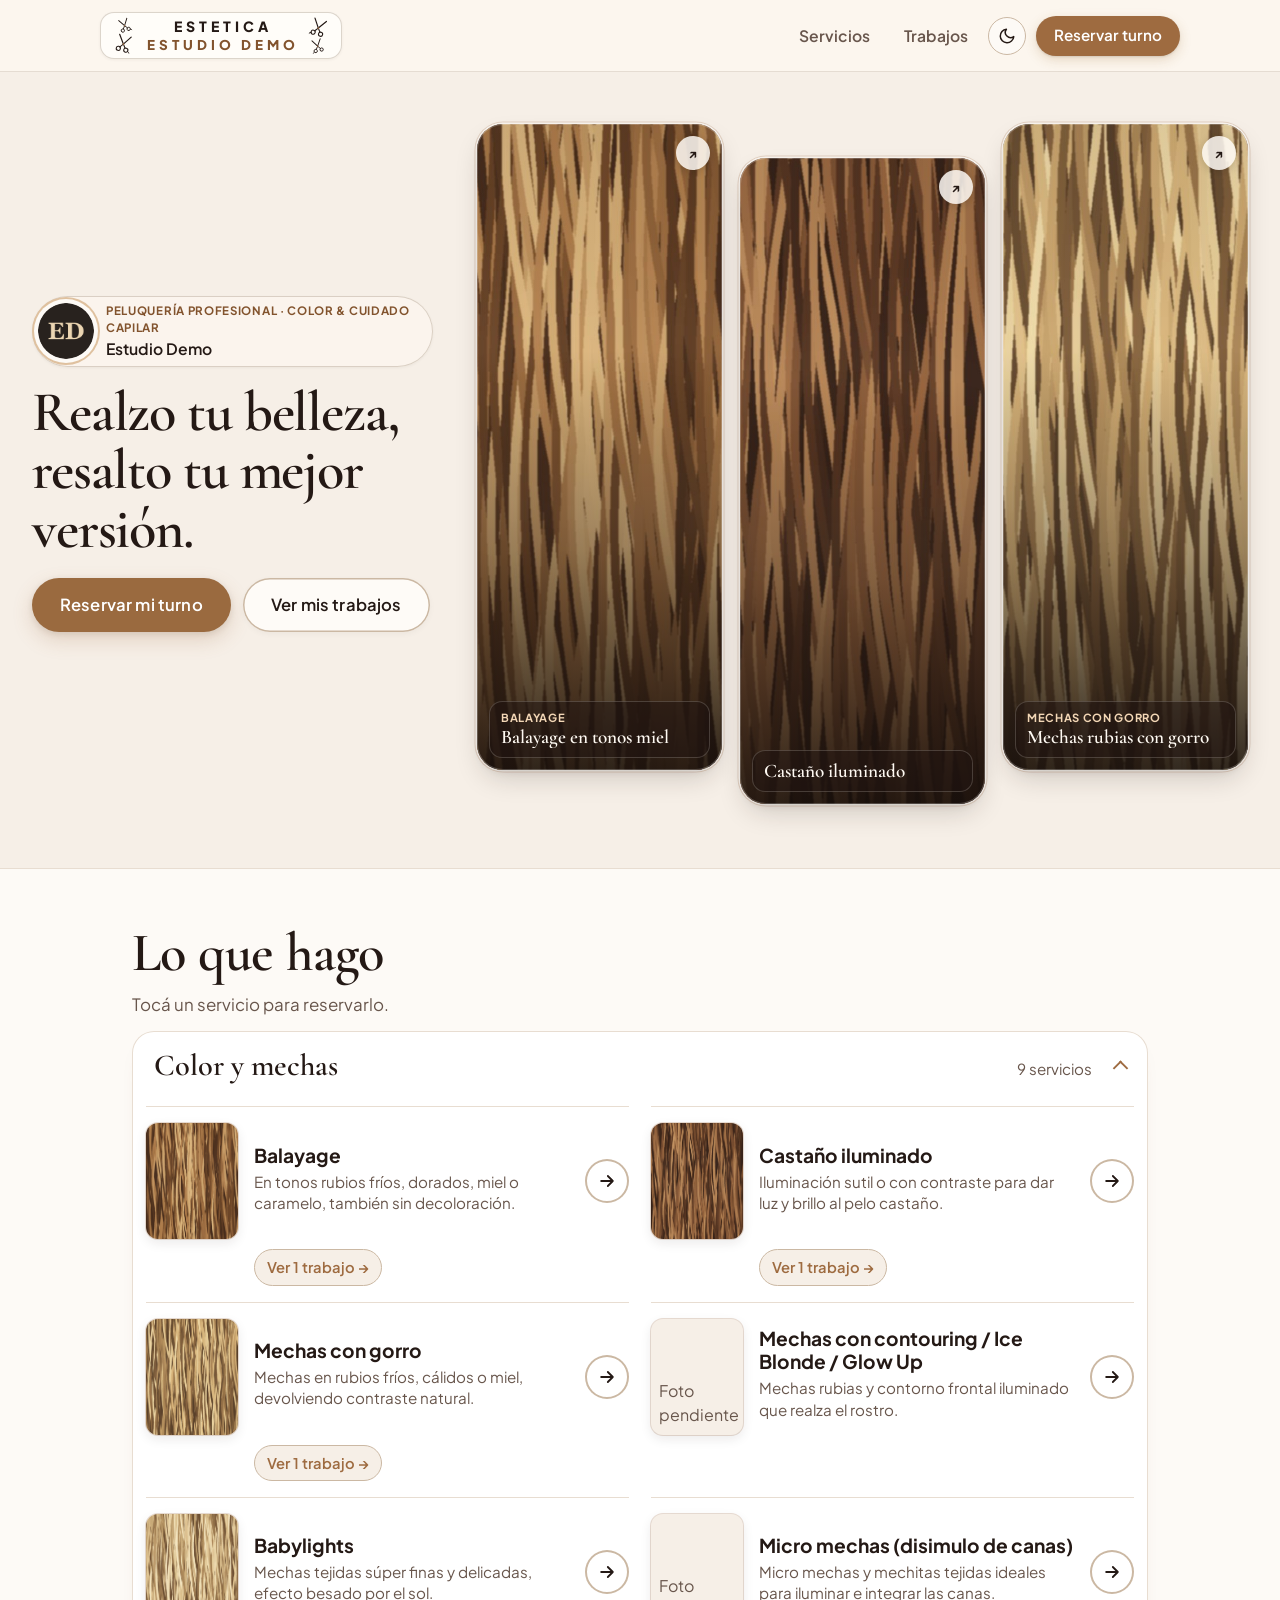
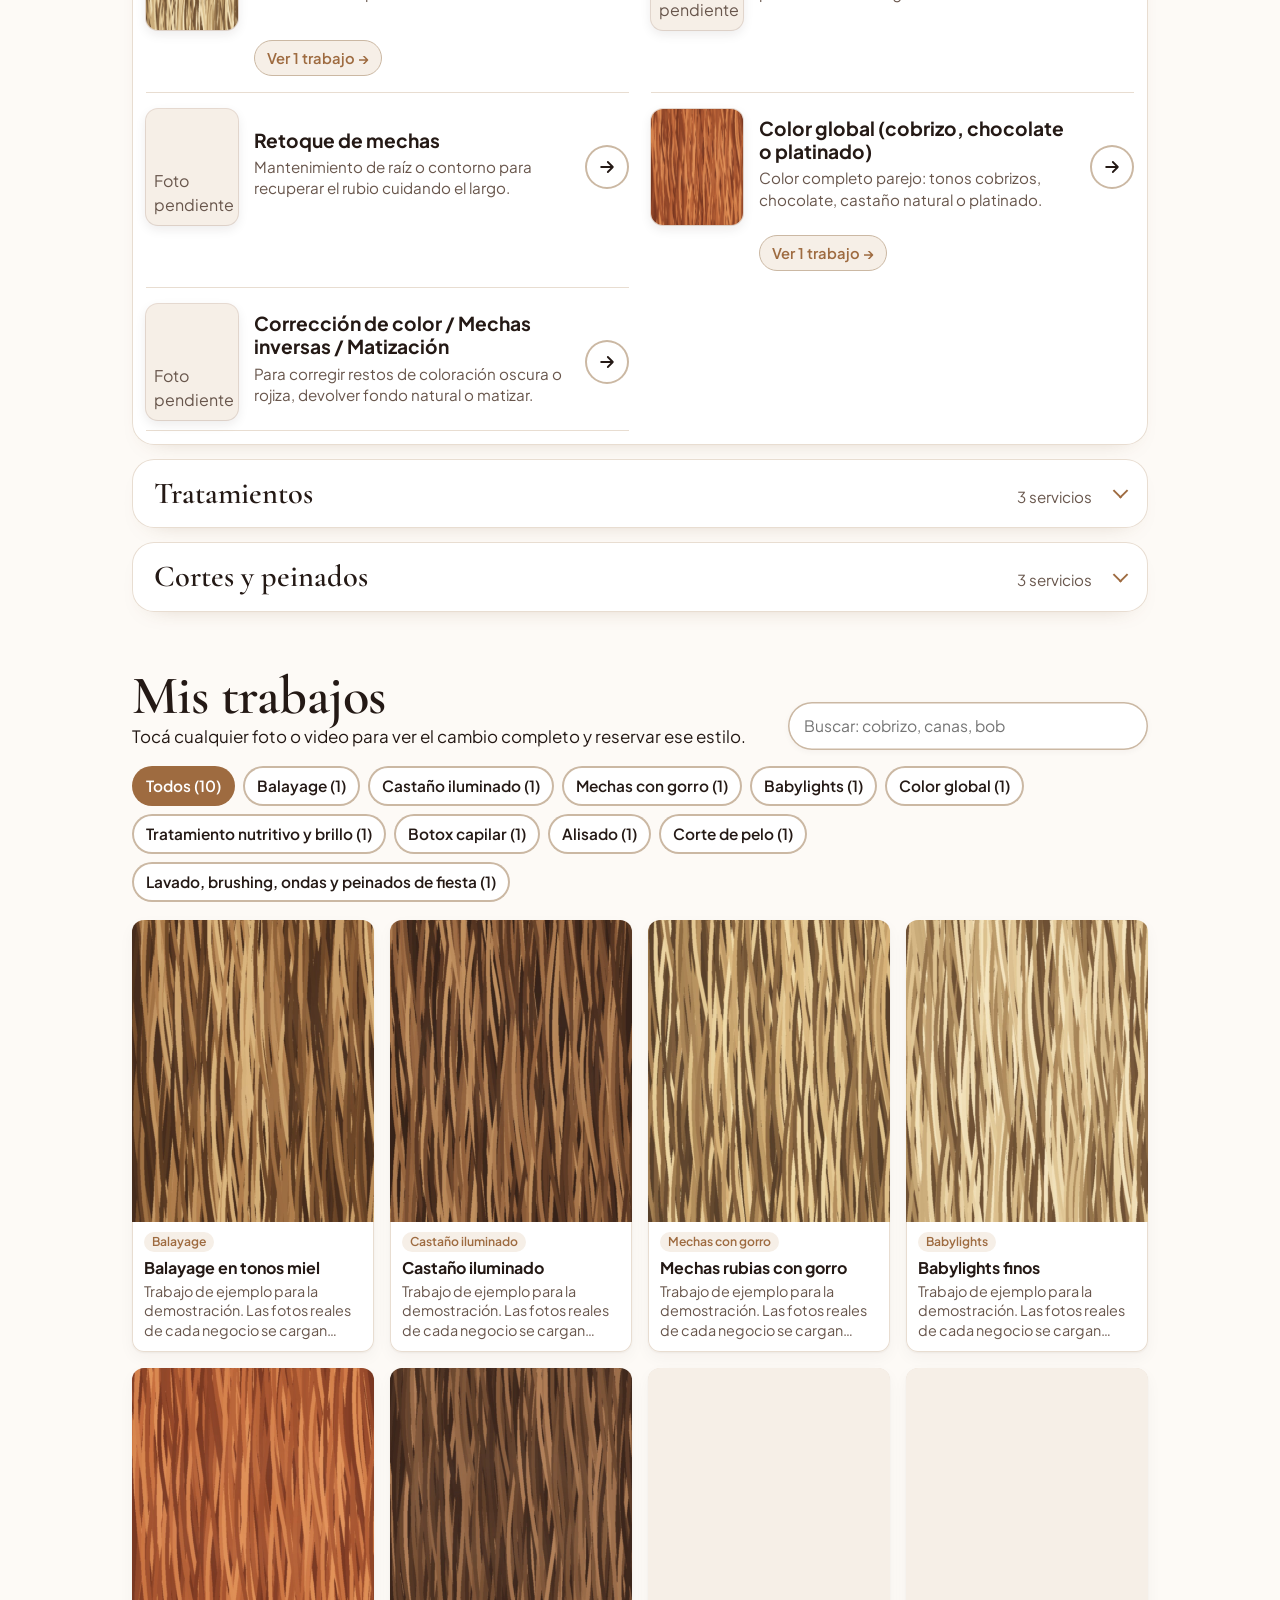
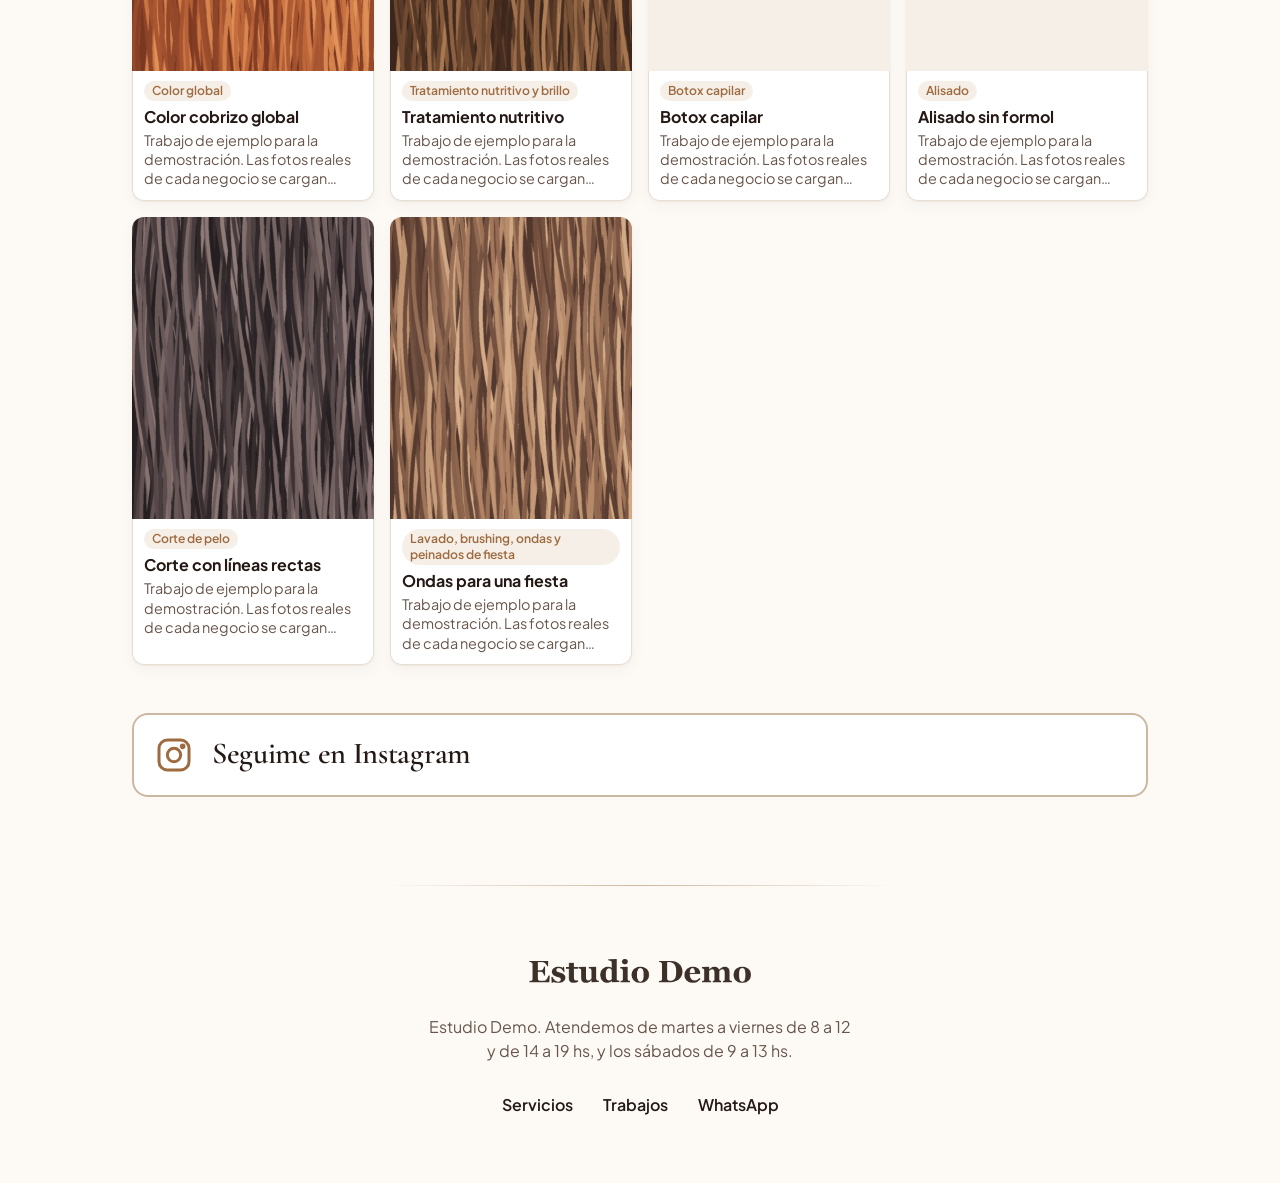
<file: index.html>
<!doctype html>
<html lang="es-AR">
<head>
<meta charset="utf-8">
<meta name="viewport" content="width=device-width, initial-scale=1">
<link rel="icon" type="image/png" href="img/icono-estetica.png">
<title>Estudio Demo, turnos</title>
<meta name="description" content="Pedí tu turno en Estudio Demo: realzo tu belleza, resalto tu mejor versión.">
<meta name="theme-color" content="#f3e8d9">
<meta property="og:type" content="website">
<meta property="og:title" content="Estudio Demo, peluquería profesional">
<meta property="og:description" content="Realzo tu belleza, resalto tu mejor versión. Reservá tu turno online.">
<meta property="og:image" content="img/icono-estetica.png">
<link rel="preconnect" href="https://fonts.googleapis.com">
<link rel="preconnect" href="https://fonts.gstatic.com" crossorigin>
<link href="https://fonts.googleapis.com/css2?family=Cormorant+Garamond:ital,wght@0,500;0,600;0,700;1,400;1,600&family=Plus+Jakarta+Sans:wght@400;500;600;700&display=swap" rel="stylesheet">
<link rel="stylesheet" href="estilo.css?v=39">
<script>
  try {
    var t = localStorage.getItem('estudio-demo_tema_v1');
    if (t === 'oscuro') document.documentElement.setAttribute('data-tema', 'oscuro');
  } catch (_) {}
</script>
</head>
<body>

<header class="cabecera-publica">
  <div class="cabecera-inner">
    <a class="marca-link cartel-salon" href="#" aria-label="Estudio Demo">
      <span class="tijeras-lado izq" aria-hidden="true">
        <svg class="tijera t-sup-izq" viewBox="0 0 64 64" fill="none">
          <line x1="32" y1="34" x2="14" y2="6" stroke="currentColor" stroke-width="4" stroke-linecap="round"/>
          <line x1="32" y1="34" x2="50" y2="6" stroke="currentColor" stroke-width="4" stroke-linecap="round"/>
          <line x1="32" y1="34" x2="23" y2="46" stroke="currentColor" stroke-width="3.6" stroke-linecap="round"/>
          <line x1="32" y1="34" x2="41" y2="46" stroke="currentColor" stroke-width="3.6" stroke-linecap="round"/>
          <circle cx="19" cy="52" r="7" stroke="currentColor" stroke-width="3.6"/>
          <circle cx="45" cy="52" r="7" stroke="currentColor" stroke-width="3.6"/>
          <path d="M51 54c3 1 5 3 6 5" stroke="currentColor" stroke-width="3" stroke-linecap="round"/>
          <circle cx="32" cy="34" r="2.8" fill="var(--miel)"/>
        </svg>
        <svg class="tijera t-inf-izq" viewBox="0 0 64 64" fill="none">
          <line x1="32" y1="34" x2="12" y2="5" stroke="currentColor" stroke-width="4" stroke-linecap="round"/>
          <line x1="32" y1="34" x2="52" y2="5" stroke="currentColor" stroke-width="4" stroke-linecap="round"/>
          <line x1="32" y1="34" x2="23" y2="46" stroke="currentColor" stroke-width="3.6" stroke-linecap="round"/>
          <line x1="32" y1="34" x2="41" y2="46" stroke="currentColor" stroke-width="3.6" stroke-linecap="round"/>
          <circle cx="19" cy="52" r="7" stroke="currentColor" stroke-width="3.6"/>
          <circle cx="45" cy="52" r="7" stroke="currentColor" stroke-width="3.6"/>
          <path d="M51 54c3 1 5 3 6 5" stroke="currentColor" stroke-width="3" stroke-linecap="round"/>
          <circle cx="32" cy="34" r="2.8" fill="var(--miel)"/>
        </svg>
      </span>
      <span class="cartel-letras">
        <span class="linea-estetica">ESTETICA</span>
        <span class="linea-estudio-demo">ESTUDIO DEMO</span>
      </span>
      <span class="tijeras-lado der" aria-hidden="true">
        <svg class="tijera t-sup-der" viewBox="0 0 64 64" fill="none">
          <line x1="32" y1="34" x2="12" y2="5" stroke="currentColor" stroke-width="4" stroke-linecap="round"/>
          <line x1="32" y1="34" x2="52" y2="5" stroke="currentColor" stroke-width="4" stroke-linecap="round"/>
          <line x1="32" y1="34" x2="23" y2="46" stroke="currentColor" stroke-width="3.6" stroke-linecap="round"/>
          <line x1="32" y1="34" x2="41" y2="46" stroke="currentColor" stroke-width="3.6" stroke-linecap="round"/>
          <circle cx="19" cy="52" r="7" stroke="currentColor" stroke-width="3.6"/>
          <circle cx="45" cy="52" r="7" stroke="currentColor" stroke-width="3.6"/>
          <path d="M13 54c-3 1-5 3-6 5" stroke="currentColor" stroke-width="3" stroke-linecap="round"/>
          <circle cx="32" cy="34" r="2.8" fill="var(--miel)"/>
        </svg>
        <svg class="tijera t-inf-der" viewBox="0 0 64 64" fill="none">
          <line x1="32" y1="34" x2="14" y2="6" stroke="currentColor" stroke-width="4" stroke-linecap="round"/>
          <line x1="32" y1="34" x2="50" y2="6" stroke="currentColor" stroke-width="4" stroke-linecap="round"/>
          <line x1="32" y1="34" x2="23" y2="46" stroke="currentColor" stroke-width="3.6" stroke-linecap="round"/>
          <line x1="32" y1="34" x2="41" y2="46" stroke="currentColor" stroke-width="3.6" stroke-linecap="round"/>
          <circle cx="19" cy="52" r="7" stroke="currentColor" stroke-width="3.6"/>
          <circle cx="45" cy="52" r="7" stroke="currentColor" stroke-width="3.6"/>
          <path d="M13 54c-3 1-5 3-6 5" stroke="currentColor" stroke-width="3" stroke-linecap="round"/>
          <circle cx="32" cy="34" r="2.8" fill="var(--miel)"/>
        </svg>
      </span>
    </a>
    <nav class="nav-publica" aria-label="Secciones">
      <a href="#hacemos">Servicios</a>
      <a href="#trabajos">Trabajos</a>
      <a href="#donde" id="nav-donde" hidden>Dónde estamos</a>
      <a class="wa-nav" data-wa href="#" target="_blank" rel="noopener">Escribinos</a>
      <button class="btn-tema" id="btn-tema" type="button" aria-label="Cambiar modo claro u oscuro" aria-pressed="false">
        <svg class="ico-luna" viewBox="0 0 24 24" width="18" height="18" fill="none" stroke="currentColor" stroke-width="2" stroke-linecap="round" stroke-linejoin="round" aria-hidden="true"><path d="M21 12.79A9 9 0 1 1 11.21 3 7 7 0 0 0 21 12.79z"/></svg>
        <svg class="ico-sol" viewBox="0 0 24 24" width="18" height="18" fill="none" stroke="currentColor" stroke-width="2" stroke-linecap="round" stroke-linejoin="round" aria-hidden="true"><circle cx="12" cy="12" r="5"/><line x1="12" y1="1" x2="12" y2="3"/><line x1="12" y1="21" x2="12" y2="23"/><line x1="4.22" y1="4.22" x2="5.64" y2="5.64"/><line x1="18.36" y1="18.36" x2="19.78" y2="19.78"/><line x1="1" y1="12" x2="3" y2="12"/><line x1="21" y1="12" x2="23" y2="12"/><line x1="4.22" y1="19.78" x2="5.64" y2="18.36"/><line x1="18.36" y1="5.64" x2="19.78" y2="4.22"/></svg>
      </button>
      <button class="btn-nav-turno" type="button" data-abrir-turnero>Reservar turno</button>
    </nav>
  </div>
</header>

<section class="hero" id="inicio">
  <div class="interior hero-grid">
    <div class="hero-texto">
      <div class="hero-identidad">
        <img class="logo-hero" src="img/logo-demo.png" width="88" height="88" alt="Estudio Demo, peluquería profesional">
        <div class="hero-id-txt">
          <span class="eyebrow">Peluquería profesional · Color &amp; cuidado capilar</span>
          <strong>Estudio Demo</strong>
        </div>
      </div>
      <h1>Realzo tu belleza, <em>resalto tu mejor versión.</em></h1>
      <div class="acciones">
        <div class="acciones-fila">
          <button class="btn" type="button" data-abrir-turnero>Reservar mi turno</button>
          <a class="btn suave" href="#trabajos">Ver mis trabajos</a>
        </div>
        <p class="nota-wa">Si preferís consultar antes, <a data-wa href="#" target="_blank" rel="noopener">escribinos por WhatsApp →</a></p>
        <a class="google-puntaje" id="google-puntaje" href="#" target="_blank" rel="noopener" hidden></a>
      </div>
    </div>

    <div class="hero-vitrina" aria-label="Trabajos destacados">
      <button class="vitrina-card" type="button" data-foto="ig-692">
        <div class="vitrina-marco">
          <img src="img/demo/ejemplo-03.jpg" fetchpriority="high" decoding="async" alt="Mechas y rubios">
        </div>
        <span class="vitrina-zoom" aria-hidden="true">↗</span>
        <div class="vitrina-pie">
          <small class="vitrina-sub">Mechas con gorro</small>
          <span class="vitrina-tag">Mechas y rubios</span>
        </div>
      </button>

      <button class="vitrina-card" type="button" data-foto="ig-691">
        <div class="vitrina-marco">
          <img src="img/demo/ejemplo-05.jpg" alt="Cambio a tono cálido natural">
        </div>
        <span class="vitrina-zoom" aria-hidden="true">↗</span>
        <div class="vitrina-pie">
          <small class="vitrina-sub">Corrección de color</small>
          <span class="vitrina-tag">Cambio a tono cálido natural</span>
        </div>
      </button>

      <button class="vitrina-card" type="button" data-foto="ig-690">
        <div class="vitrina-marco">
          <img src="img/demo/ejemplo-01.jpg" alt="Mechas en degradé">
        </div>
        <span class="vitrina-zoom" aria-hidden="true">↗</span>
        <div class="vitrina-pie">
          <small class="vitrina-sub">Balayage</small>
          <span class="vitrina-tag">Mechas en degradé</span>
        </div>
      </button>
    </div>
  </div>
</section>

<main class="hacemos" id="hacemos">
  <h2>Lo que hago</h2>
  <p class="guia">Tocá un servicio para reservarlo.</p>
  <div id="carta"></div>

  <section class="trabajos-b" id="trabajos">
    <div class="trabajos-cab">
      <div>
        <h2>Mis trabajos</h2>
        <p class="guia">Tocá cualquier foto o video para ver el cambio completo y reservar ese estilo.</p>
      </div>
      <div class="buscador-gal">
        <input type="search" id="buscar-galeria" placeholder="Buscar: cobrizo, canas, bob" aria-label="Buscar trabajo por técnica o tono">
      </div>
    </div>
    <div class="chips filtros-galeria" id="filtros-galeria" aria-label="Filtrar por tipo de trabajo"></div>
    <p class="resumen-galeria" id="resumen-galeria" aria-live="polite"></p>
    <div class="galeria" id="galeria"></div>
    <div class="galeria-mas" id="galeria-mas" hidden>
      <button class="btn suave" type="button" id="btn-mas-trabajos">Ver más trabajos</button>
      <button class="btn suave chico" type="button" id="btn-todos-trabajos">Mostrar todos</button>
    </div>
  </section>

  <section class="opiniones" id="opiniones" aria-label="Opiniones" hidden>
    <h2>Lo que dicen de la profesional</h2>
    <p class="guia" id="opiniones-res"></p>
    <div class="op-lista" id="opiniones-lista"></div>
    <a class="btn suave" id="opiniones-mas" href="#" target="_blank" rel="noopener">Ver todas las opiniones en Google</a>
  </section>

  <section class="insta" id="insta" aria-label="Instagram">
    <svg viewBox="0 0 24 24" width="40" height="40" fill="none" stroke="currentColor" stroke-width="1.8" stroke-linecap="round" stroke-linejoin="round" aria-hidden="true"><rect x="3" y="3" width="18" height="18" rx="5"/><circle cx="12" cy="12" r="4"/><circle cx="17.2" cy="6.8" r="0.8" fill="currentColor"/></svg>
    <div class="insta-t"><h3>Seguime en Instagram</h3><p id="insta-h"></p></div>
    <a class="btn suave" id="insta-link" href="#" target="_blank" rel="noopener">Abrir Instagram</a>
  </section>

  <section class="donde" id="donde" aria-label="Dónde estamos" hidden>
    <h2>Dónde estamos</h2>
    <p class="guia" id="donde-dir"></p>
    <div class="mapa" id="mapa"></div>
    <a class="btn" id="como-llegar" href="#" target="_blank" rel="noopener">Cómo llegar</a>
  </section>
</main>

<footer class="pie-pagina pie-nuevo">
  <img class="pie-logo" src="img/logo-estetica.png" width="749" height="188" alt="Estudio Demo" loading="lazy">
  <p id="pie-info">Atendemos de martes a viernes de 7 a 11 y de 14 a 18 hs, y los sábados de 8 a 12 hs.</p>
  <nav class="pie-nav" aria-label="Enlaces">
    <a href="#hacemos">Servicios</a>
    <a href="#trabajos">Trabajos</a>
    <a data-wa href="#" target="_blank" rel="noopener">WhatsApp</a>
    <a href="#donde" id="pie-donde" hidden>Dónde estamos</a>
    <a id="pie-llamar" href="#" hidden>Llamar</a>
    <button type="button" data-abrir-turnero>Reservar turno</button>
  </nav>
</footer>

<!-- El turnero: una mini ventana que se abre al apretar "Reservar" -->
<dialog class="reserva" id="reserva" aria-label="Reservar turno">
  <div id="turnero-cuerpo"></div>
</dialog>

<button class="btn fab-reservar" type="button" data-abrir-turnero>Reservar turno</button>

<!-- El visor: publicación completa con todas sus fotos, nombre del trabajo, descripción e invitación a reservar -->
<dialog class="visor" id="visor" aria-label="Trabajo">
  <button class="cerrar-v" type="button" aria-label="Cerrar"></button>
  <div class="visor-medio" id="visor-medio"></div>
  <div class="visor-thumbs" id="visor-thumbs" hidden></div>
  <div class="visor-pie">
    <div class="visor-cats" id="visor-cats"></div>
    <span class="visor-cat" id="visor-cat" hidden></span>
    <h3 id="visor-serv"></h3>
    <p class="visor-texto" id="visor-texto"></p>
    <a class="visor-ig" id="visor-ig" href="#" target="_blank" rel="noopener" hidden>Ver publicación original en Instagram ↗</a>
    <p class="visor-inv">¿Querés hacerte este trabajo? Reservá tu lugar.</p>
    <div class="visor-botones" id="visor-botones">
      <button class="btn" id="visor-reservar" type="button">Reservar este trabajo</button>
    </div>
  </div>
</dialog>

<script src="datos.js?v=32"></script>
<script src="trabajos.js?v=32"></script>
<script src="nube.js?v=3"></script>
<script src="store.js?v=32"></script>
<script src="iconos.js?v=32"></script>
<script src="app.js?v=32"></script>
</body>
</html>
</file>
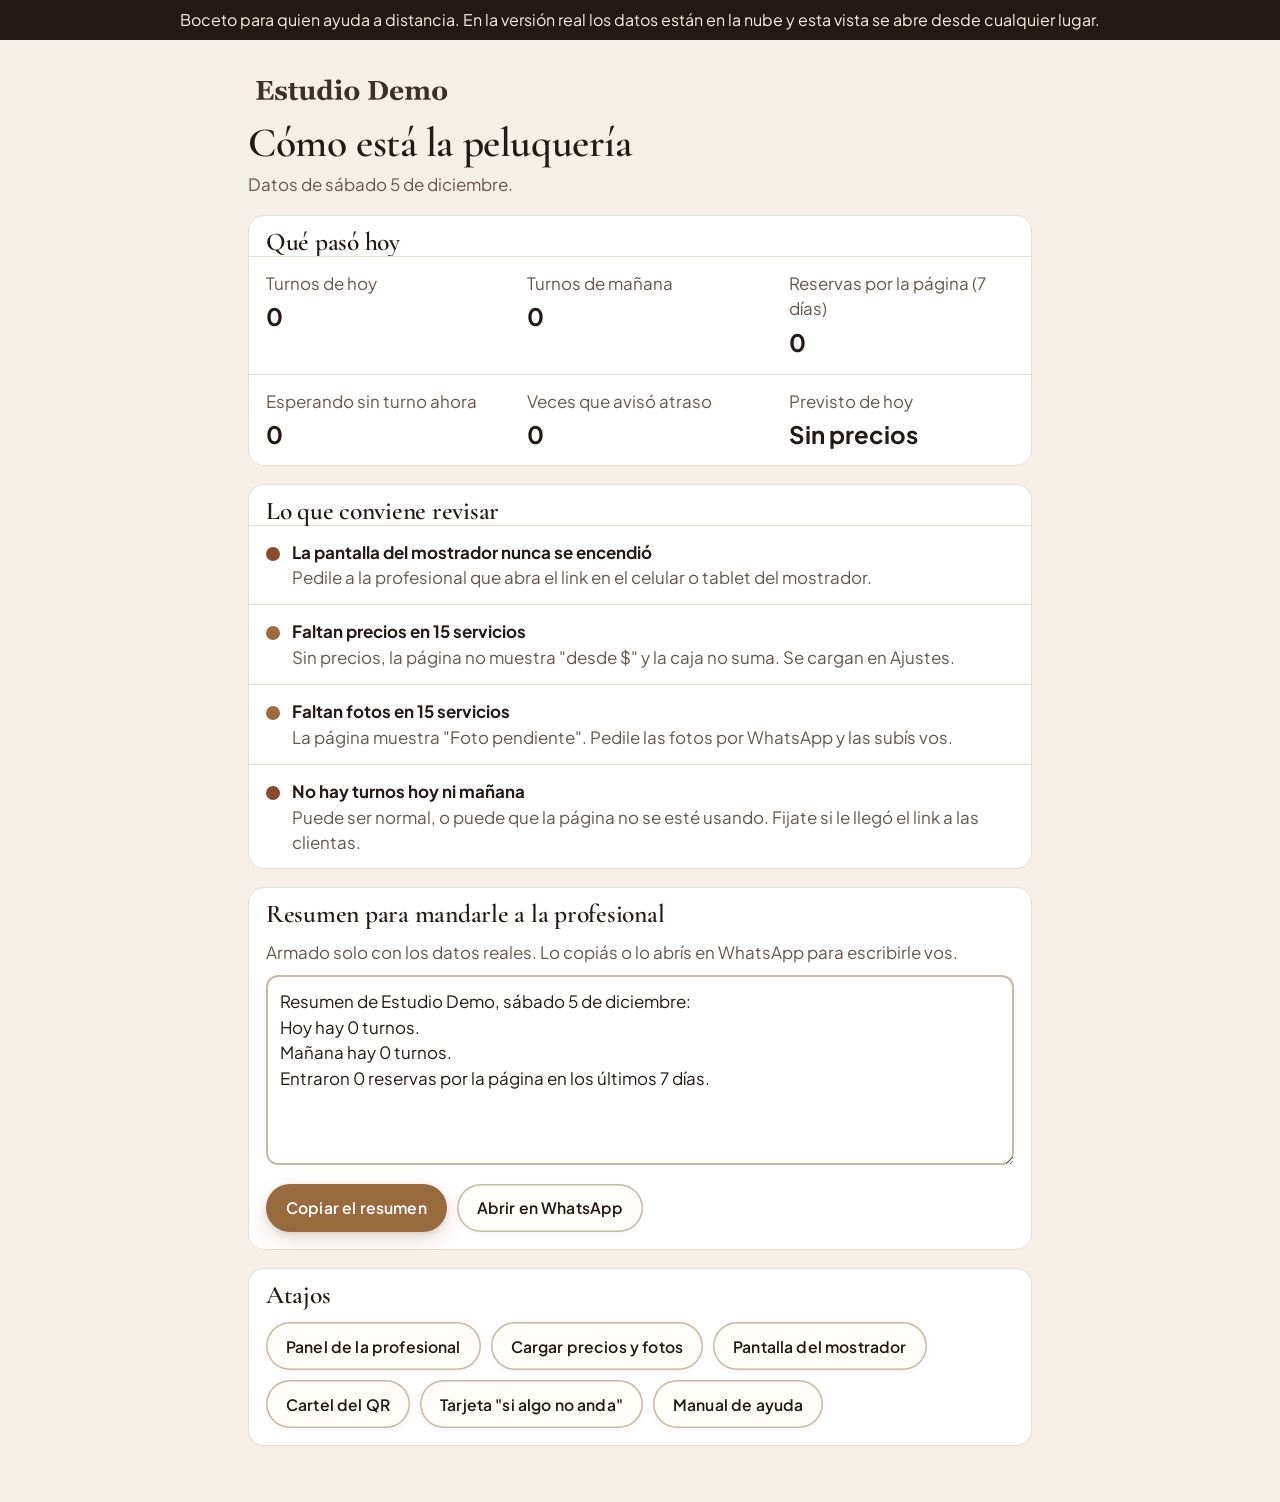
<file: ayuda.html>
<!doctype html>
<html lang="es-AR">
<head>
<meta charset="utf-8">
<meta name="viewport" content="width=device-width, initial-scale=1">
<link rel="icon" type="image/png" href="img/icono-estetica.png">
<title>Estudio Demo, ayuda a distancia</title>
<meta name="theme-color" content="#f2ede6">
<link rel="preconnect" href="https://fonts.googleapis.com">
<link rel="preconnect" href="https://fonts.gstatic.com" crossorigin>
<link href="https://fonts.googleapis.com/css2?family=Cormorant+Garamond:ital,wght@0,500;0,600;0,700;1,400;1,600&family=Plus+Jakarta+Sans:wght@400;500;600;700&display=swap" rel="stylesheet">
<link rel="stylesheet" href="estilo.css">
<style>
  body { background: var(--papel); }
  .ay { max-width: 820px; margin: 0 auto; padding: 24px 18px 56px; }
  .ay h1 { font-size: 2.6rem; }
  .ay .sub { margin-top: 6px; color: var(--tinta-2); }
  .ay .bloque { margin-top: 18px; }
  .estado { display: grid; grid-template-columns: repeat(auto-fit, minmax(210px, 1fr)); gap: 0; }
  .dato-e { padding: 14px 18px; border-top: 1px solid var(--linea); }
  .dato-e span { color: var(--tinta-2); display: block; }
  .dato-e b { font-size: 1.5rem; display: block; margin-top: 2px; }
  .alerta { display: flex; gap: 12px; padding: 14px 18px; border-top: 1px solid var(--linea); align-items: flex-start; }
  .punto { width: 14px; height: 14px; border-radius: 50%; flex: none; margin-top: 7px; background: var(--ok); }
  .punto.mal { background: var(--aviso); }
  .punto.medio { background: var(--miel); }
  .alerta b { display: block; }
  .alerta span { color: var(--tinta-2); }
  textarea.resumen { width: 100%; min-height: 190px; border-radius: 12px; border: 0; box-shadow: inset 0 0 0 2px var(--borde); padding: 14px; font: inherit; background: #fff; color: var(--tinta); resize: vertical; }
  .atajos { display: flex; gap: 10px; flex-wrap: wrap; padding: 14px 18px 18px; }
</style>
</head>
<body>
<div class="boceto-aviso">Boceto para quien ayuda a distancia. En la versión real los datos están en la nube y esta vista se abre desde cualquier lugar.</div>
<main class="ay">
  <img src="img/logo-estetica.png" height="52" alt="Estudio Demo" style="height:52px;width:auto">
  <h1>Cómo está la peluquería</h1>
  <p class="sub" id="cuando"></p>

  <section class="bloque">
    <header><h2>Qué pasó hoy</h2></header>
    <div class="estado" id="estado"></div>
  </section>

  <section class="bloque">
    <header><h2>Lo que conviene revisar</h2></header>
    <div id="alertas"></div>
  </section>

  <section class="bloque">
    <header><h2>Resumen para mandarle a la profesional</h2></header>
    <div style="padding:12px 18px 18px">
      <p style="color:var(--tinta-2);margin-bottom:10px">Armado solo con los datos reales. Lo copiás o lo abrís en WhatsApp para escribirle vos.</p>
      <textarea class="resumen" id="resumen" readonly aria-label="Resumen"></textarea>
      <div style="display:flex;gap:10px;flex-wrap:wrap;margin-top:12px">
        <button class="btn chico" id="copiar" type="button">Copiar el resumen</button>
        <a class="btn suave chico" id="wa" target="_blank" rel="noopener" href="#">Abrir en WhatsApp</a>
      </div>
    </div>
  </section>

  <section class="bloque">
    <header><h2>Atajos</h2></header>
    <div class="atajos">
      <a class="btn suave chico" href="panel.html">Panel de la profesional</a>
      <a class="btn suave chico" href="panel.html#ajustes">Cargar precios y fotos</a>
      <a class="btn suave chico" href="pared.html" target="_blank" rel="noopener">Pantalla del mostrador</a>
      <a class="btn suave chico" href="cartel.html" target="_blank" rel="noopener">Cartel del QR</a>
      <a class="btn suave chico" href="tarjeta.html" target="_blank" rel="noopener">Tarjeta "si algo no anda"</a>
      <a class="btn suave chico" href="manual.html" target="_blank" rel="noopener">Manual de ayuda</a>
    </div>
  </section>
</main>
<div class="toast" id="toast" role="status" hidden></div>
<script src="datos.js"></script>
<script src="nube.js?v=3"></script>
<script src="store.js"></script>
<script>
(function () {
  var $ = function (s) { return document.querySelector(s); };
  var hhmm = function (m) { return String(Math.floor(m / 60)).padStart(2, '0') + ':' + String(m % 60).padStart(2, '0'); };
  var DIAS = ['domingo', 'lunes', 'martes', 'miércoles', 'jueves', 'viernes', 'sábado'];
  var MESES = ['enero', 'febrero', 'marzo', 'abril', 'mayo', 'junio', 'julio', 'agosto', 'septiembre', 'octubre', 'noviembre', 'diciembre'];
  var items = Store.items();
  var hoy = new Date();
  var hoyK = Store.clave(hoy);
  var plural = function (n, s, p) { return n + ' ' + (n === 1 ? s : p); };
  var hace = function (ms) {
    var m = Math.round(ms / 60000);
    if (m < 1) return 'hace menos de un minuto';
    if (m < 60) return 'hace ' + plural(m, 'minuto', 'minutos');
    var h = Math.round(m / 60);
    return h < 48 ? 'hace ' + plural(h, 'hora', 'horas') : 'hace ' + plural(Math.round(h / 24), 'día', 'días');
  };

  function pintar() {
    $('#cuando').textContent = 'Datos de ' + DIAS[hoy.getDay()] + ' ' + hoy.getDate() + ' de ' + MESES[hoy.getMonth()] + '.';
    var dia = Store.dia(hoyK);
    var manana = Store.dia(Store.clave(Store.sumar(hoy, 1)));
    var siete = Date.now() - 7 * 24 * 3600 * 1000;
    var web7 = Store.todos().filter(function (t) { return t.origen === 'web' && (t.creado || 0) > siete && !t.seed; }).length;
    var fila = Store.fila();
    var atrasos = (function () { try { return JSON.parse(localStorage.getItem('ec_atrasos_v1') || '[]').length; } catch (e) { return 0; } })();
    var caja = Store.caja(hoyK);
    var previsto = caja.reduce(function (a, x) { return a + (x.anulado ? 0 : x.monto); }, 0);
    var sinPrecio = items.filter(function (it) { return !Store.precio(it.id); });
    var fotos = Store.fotos();
    var sinFoto = items.filter(function (it) { return !fotos[it.id]; });
    var lat = Store.ultimoLatido();
    var edadLat = lat ? Date.now() - lat : null;

    $('#estado').innerHTML = [
      ['Turnos de hoy', String(dia.length)],
      ['Turnos de mañana', String(manana.length)],
      ['Reservas por la página (7 días)', String(web7)],
      ['Esperando sin turno ahora', String(fila.length)],
      ['Veces que avisó atraso', String(atrasos)],
      ['Previsto de hoy', previsto ? '$' + previsto.toLocaleString('es-AR') : 'Sin precios'],
    ].map(function (x) { return '<div class="dato-e"><span>' + x[0] + '</span><b>' + x[1] + '</b></div>'; }).join('');

    var al = [];
    if (edadLat === null) al.push(['mal', 'La pantalla del mostrador nunca se encendió', 'Pedile a la profesional que abra el link en el celular o tablet del mostrador.']);
    else if (edadLat > 15 * 60000) al.push(['mal', 'La pantalla del mostrador no da señal', 'La vio por última vez ' + hace(edadLat) + '. Puede estar apagada, sin batería o sin wifi.']);
    else al.push(['ok', 'La pantalla del mostrador está encendida', 'Última señal ' + hace(edadLat) + '.']);
    if (Store.cerradoHoy()) al.push(['medio', 'Las reservas de hoy están cerradas', 'La profesional las cerró porque no da más. Se reabren desde su panel.']);
    al.push(sinPrecio.length ? ['medio', 'Faltan precios en ' + plural(sinPrecio.length, 'servicio', 'servicios'), 'Sin precios, la página no muestra "desde $" y la caja no suma. Se cargan en Ajustes.'] : ['ok', 'Todos los servicios tienen precio', '']);
    al.push(sinFoto.length ? ['medio', 'Faltan fotos en ' + plural(sinFoto.length, 'servicio', 'servicios'), 'La página muestra "Foto pendiente". Pedile las fotos por WhatsApp y las subís vos.'] : ['ok', 'Todos los servicios tienen foto', '']);
    var sug = Store.sugerencias();
    if (sug.length) al.push(['medio', 'Hay duraciones para revisar', 'Los atrasos de la profesional sugieren cambiar ' + plural(sug.length, 'servicio', 'servicios') + '. Se aprueba en Ajustes.']);
    if (!dia.length && !manana.length) al.push(['mal', 'No hay turnos hoy ni mañana', 'Puede ser normal, o puede que la página no se esté usando. Fijate si le llegó el link a las clientas.']);
    var pend = dia.filter(function (t) { return t.nom === 'Persona sin datos'; }).length;
    if (pend) al.push(['medio', plural(pend, 'persona anotada', 'personas anotadas') + ' sin datos hoy', 'Es la opción de último recurso. Conviene que más clientas usen el QR del cartel.']);
    $('#alertas').innerHTML = al.map(function (a) {
      return '<div class="alerta"><span class="punto ' + (a[0] === 'ok' ? '' : a[0]) + '"></span><div><b>' + a[1] + '</b>' + (a[2] ? '<span>' + a[2] + '</span>' : '') + '</div></div>';
    }).join('');

    var lineas = ['Resumen de Estudio Demo, ' + DIAS[hoy.getDay()] + ' ' + hoy.getDate() + ' de ' + MESES[hoy.getMonth()] + ':'];
    lineas.push('Hoy hay ' + plural(dia.length, 'turno', 'turnos') + '.');
    dia.forEach(function (t) { lineas.push('- ' + hhmm(t.ini) + ' ' + t.nom + ', ' + t.serv); });
    lineas.push('Mañana hay ' + plural(manana.length, 'turno', 'turnos') + '.');
    if (fila.length) lineas.push('Hay ' + plural(fila.length, 'persona esperando', 'personas esperando') + ' sin turno.');
    lineas.push('Entraron ' + plural(web7, 'reserva', 'reservas') + ' por la página en los últimos 7 días.');
    $('#resumen').value = lineas.join('\n');
    $('#wa').href = 'https://wa.me/?text=' + encodeURIComponent(lineas.join('\n'));
  }

  $('#copiar').addEventListener('click', function () {
    var t = $('#toast');
    var ok = function () { t.textContent = 'Resumen copiado.'; t.hidden = false; setTimeout(function () { t.hidden = true; }, 2500); };
    if (navigator.clipboard) navigator.clipboard.writeText($('#resumen').value).then(ok, function () { $('#resumen').select(); document.execCommand('copy'); ok(); });
    else { $('#resumen').select(); document.execCommand('copy'); ok(); }
  });

  pintar();
  setInterval(pintar, 20000);
  window.addEventListener('storage', function (e) { if (Store.CLAVES.indexOf(e.key) >= 0) pintar(); });
})();
</script>
</body>
</html>
</file>
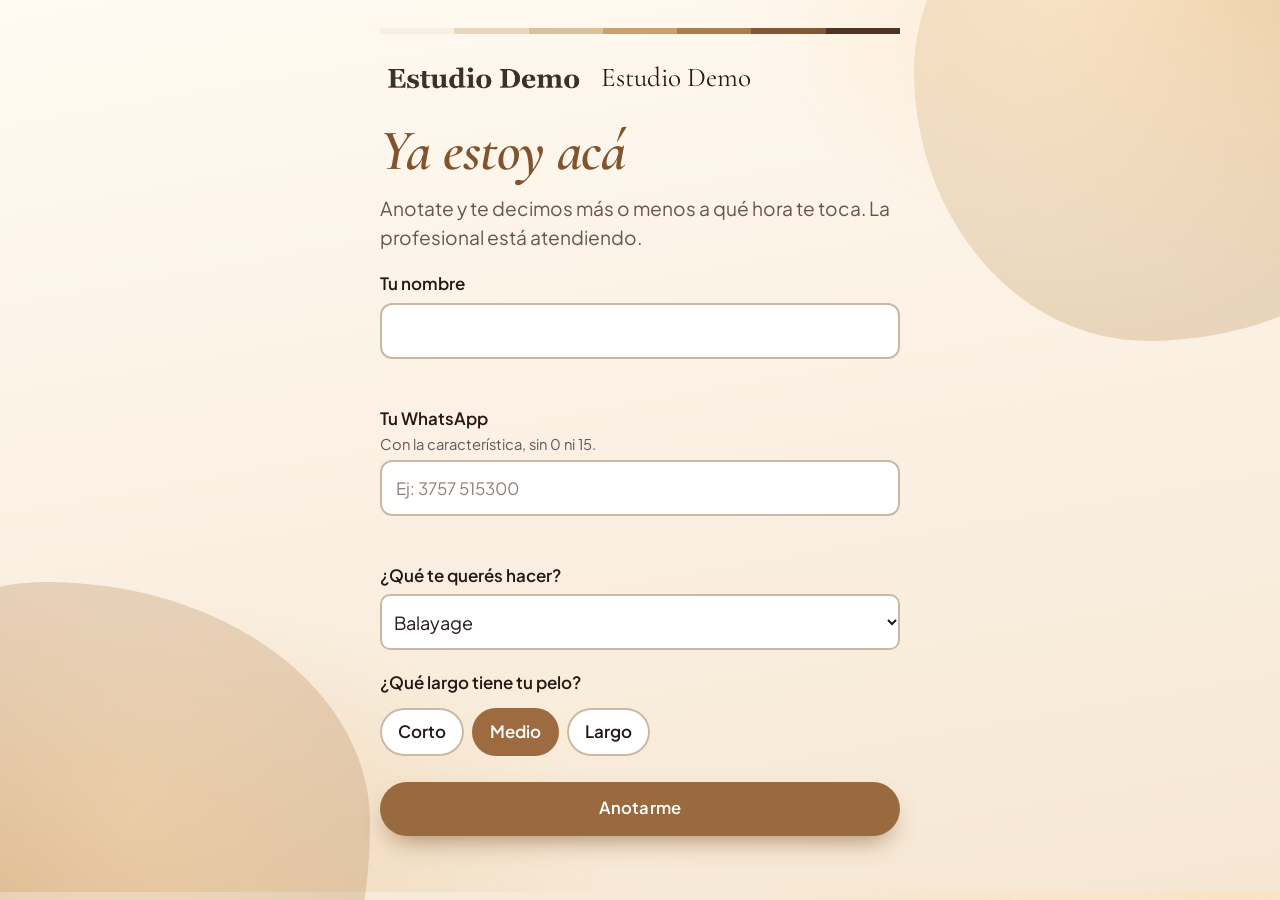
<file: estoy-aca.html>
<!doctype html>
<html lang="es-AR">
<head>
<meta charset="utf-8">
<meta name="viewport" content="width=device-width, initial-scale=1">
<link rel="icon" type="image/png" href="img/icono-estetica.png">
<title>Ya estoy acá, Estudio Demo</title>
<meta name="theme-color" content="#f2ede6">
<link rel="preconnect" href="https://fonts.googleapis.com">
<link rel="preconnect" href="https://fonts.gstatic.com" crossorigin>
<link href="https://fonts.googleapis.com/css2?family=Cormorant+Garamond:ital,wght@0,500;0,600;0,700;1,400;1,600&family=Plus+Jakarta+Sans:wght@400;500;600;700&display=swap" rel="stylesheet">
<link rel="stylesheet" href="estilo.css?v=140">
<link rel="stylesheet" href="carteles.css?v=104">

</head>
<body class="estoy-linda">
<main class="estoy" id="estoy">
  <div class="escalera" aria-hidden="true" style="margin-bottom:18px"><i></i><i></i><i></i><i></i><i></i><i></i><i></i></div>
  <div style="display:flex;align-items:center;gap:14px"><img src="img/logo-estetica.png" height="52" alt="Estudio Demo" style="height:52px;width:auto"><p class="marca-chica">Estudio Demo</p></div>

  <section id="vista-form">
    <h1>Ya estoy acá</h1>
    <p class="sub">Anotate y te decimos más o menos a qué hora te toca. La profesional está atendiendo.</p>
    <form id="f" novalidate>
      <div class="campo"><label for="nombre">Tu nombre</label><input id="nombre" autocomplete="given-name"><div class="error" id="e-nombre"></div></div>
      <div class="campo"><label for="tel">Tu WhatsApp</label><small class="hint-campo">Con la característica, sin 0 ni 15.</small><input id="tel" type="tel" inputmode="tel" autocomplete="tel" placeholder="Ej: 3757 515300"><div class="error" id="e-tel"></div></div>
      <div class="campo"><label for="serv">¿Qué te querés hacer?</label><select id="serv" class="sel" style="min-height:56px;font-size:1.125rem"></select></div>
      <div class="campo" id="c-largo"><label>¿Qué largo tiene tu pelo?</label>
        <div class="chips" id="largo">
          <button class="chip" type="button" data-l="corto" aria-pressed="false">Corto</button>
          <button class="chip" type="button" data-l="medio" aria-pressed="true">Medio</button>
          <button class="chip" type="button" data-l="largo" aria-pressed="false">Largo</button>
        </div>
      </div>
      <button class="btn" type="submit">Anotarme</button>
    </form>
  </section>

  <section id="vista-res" class="resultado" hidden></section>
</main>

<script src="datos.js"></script>
<script src="nube.js?v=3"></script>
<script src="store.js"></script>
<script>
(function () {
  var $ = function (s) { return document.querySelector(s); };
  var esc = function (t) { return String(t).replace(/[&<>"']/g, function (c) { return { '&': '&amp;', '<': '&lt;', '>': '&gt;', '"': '&quot;', "'": '&#39;' }[c]; }); };
  var hhmm = function (m) { return String(Math.floor(m / 60)).padStart(2, '0') + ':' + String(m % 60).padStart(2, '0'); };
  var items = Store.items();
  var largo = 'medio';

  $('#serv').innerHTML = items.map(function (it) { return '<option value="' + it.id + '">' + esc(it.nombre) + '</option>'; }).join('') +
    '<option value="consulta">No sé qué hacerme: lo decido en la peluquería</option>';

  function actualizarLargo() {
    var id = $('#serv').value;
    var it = id === 'consulta' ? window.CONSULTA : items.find(function (x) { return x.id === id; });
    $('#c-largo').hidden = !it.largo;
  }
  $('#serv').addEventListener('change', actualizarLargo);
  actualizarLargo();
  $('#largo').addEventListener('click', function (e) {
    var b = e.target.closest('[data-l]');
    if (!b) return;
    largo = b.dataset.l;
    document.querySelectorAll('#largo .chip').forEach(function (c) { c.setAttribute('aria-pressed', String(c === b)); });
  });

  $('#f').addEventListener('submit', function (e) {
    e.preventDefault();
    var n = $('#nombre').value.trim();
    var t = $('#tel').value.replace(/[^\d]/g, '');
    $('#e-nombre').textContent = n.length < 2 ? 'Escribí tu nombre.' : '';
    $('#e-tel').textContent = t.length < 8 ? 'Revisá el número: tiene que llevar la característica.' : '';
    if (n.length < 2 || t.length < 8) return;

    var id = $('#serv').value;
    var it = id === 'consulta' ? window.CONSULTA : items.find(function (x) { return x.id === id; });
    var lg = it.largo ? largo : undefined;
    var res = $('#vista-res');
    $('#vista-form').hidden = true;
    res.hidden = false;

    if (Store.cerradoHoy()) {
      res.innerHTML = '<h1>Hoy ya no hay lugar</h1><p class="sub">La profesional no puede tomar más personas hoy. Si querés, reservá un turno para otro día.</p>' +
        '<a class="btn" href="index.html">Reservar para otro día</a>';
      return;
    }

    var seg = Store.segmentos(it, lg || 'medio');
    var ahora = Store.ahora();
    var f = Store.clave(new Date());

    // Si hay un hueco ahora mismo (la profesional está esperando que le haga efecto el color, por ejemplo),
    // la clienta entra directo a la agenda. La profesional no tiene que hacer nada: aparece sola en la pantalla del mostrador.
    var huecoIni = detectarHueco(seg, f, ahora);
    if (huecoIni !== null) {
      Store.add({
        fecha: f, ini: huecoIni,
        nom: n, tel: $('#tel').value,
        serv: it.nombre, servId: it.id, largo: lg,
        seg: seg, origen: 'sin_turno', nuevo: true, creado: Date.now(),
      });
      res.innerHTML = '<h1>Listo, ' + esc(n.split(' ')[0]) + '</h1>' +
        '<p class="sub">Tu lugar está reservado para las</p>' +
        '<div class="hora-grande">' + hhmm(huecoIni) + '</div>' +
        '<p class="sub">La profesional te espera a esa hora. Ya aparecés en su agenda.</p>' +
        '<p class="nota">La hora puede cambiar un poquito si el trabajo anterior se extiende.</p>';
      return;
    }

    // No hay hueco inmediato: va a la fila y la profesional la pasa cuando pueda.
    var e2 = Store.filaAdd({ nom: n, tel: $('#tel').value, serv: it.nombre, servId: it.id, largo: lg, seg: seg });
    var antes = Store.fila().findIndex(function (x) { return x.id === e2.id; });
    if (e2.est === null) {
      res.innerHTML = '<h1>Hoy no llegamos</h1><p class="sub">No queda lugar hoy para ' + esc(it.nombre) + '. Podés reservar para otro día.</p><a class="btn" href="index.html">Reservar para otro día</a>';
      return;
    }
    res.innerHTML = '<h1>Listo, ' + esc(n.split(' ')[0]) + '</h1>' +
      '<p class="sub">Te toca aproximadamente a las</p>' +
      '<div class="hora-grande">' + hhmm(e2.est) + '</div>' +
      '<p class="sub">' + (antes > 0 ? 'Hay ' + antes + (antes === 1 ? ' persona' : ' personas') + ' antes que vos. ' : '') + 'La profesional ya sabe que estás acá.</p>' +
      '<p class="nota">Si querés dar una vuelta, te escribimos por WhatsApp cuando se acerque tu turno. La hora puede cambiar un poco.</p>';
  });

  // Mira si hay algún tramo de espera activo en este momento con lugar para el servicio pedido.
  // Devuelve el minuto de inicio si hay hueco libre, o null si no hay.
  function detectarHueco(seg, f, ahora) {
    var durNuevo = Store.total(seg);
    var enCurso = Store.dia(f).filter(function (x) {
      return x.ini <= ahora && ahora < x.ini + Store.total(x.seg);
    });
    for (var i = 0; i < enCurso.length; i++) {
      var turno = enCurso[i];
      var tramos = Store.tramos(turno.seg, turno.ini);
      for (var j = 0; j < tramos.length; j++) {
        var tr = tramos[j];
        if (tr.tipo !== 'espera') continue;
        var desde = Math.max(ahora, tr.a);
        if (desde + durNuevo <= tr.b) {
          if (Store.libre(f, desde, seg).libre) return desde;
        }
      }
    }
    return null;
  }
})();
</script>
</body>
</html>
</file>
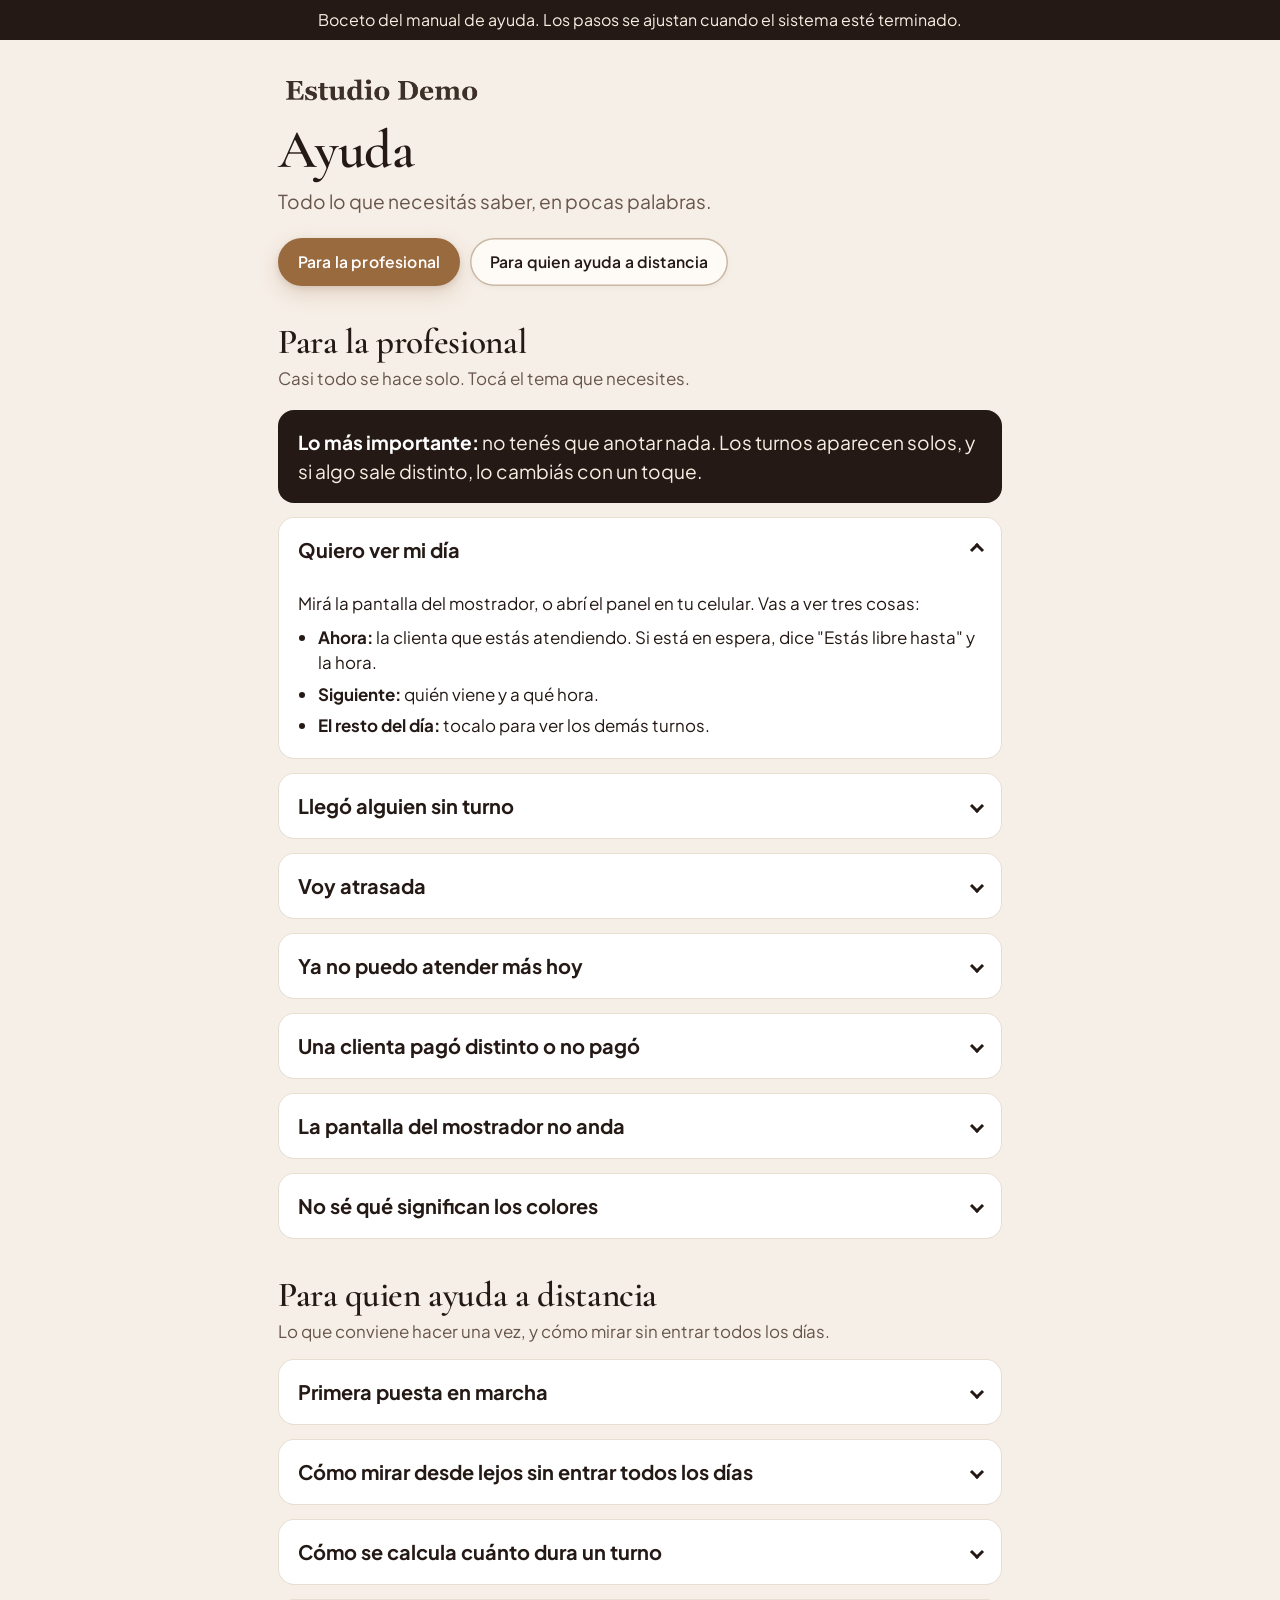
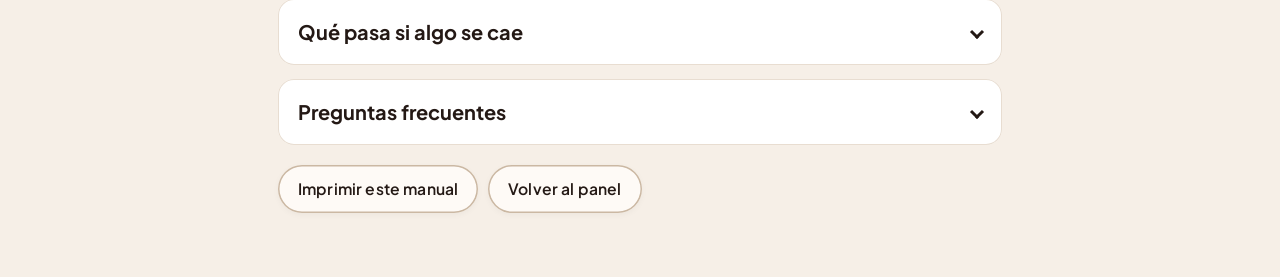
<file: manual.html>
<!doctype html>
<html lang="es-AR">
<head>
<meta charset="utf-8">
<meta name="viewport" content="width=device-width, initial-scale=1">
<link rel="icon" type="image/png" href="img/icono-estetica.png">
<title>Ayuda, Estudio Demo</title>
<meta name="theme-color" content="#f2ede6">
<link rel="preconnect" href="https://fonts.googleapis.com">
<link rel="preconnect" href="https://fonts.gstatic.com" crossorigin>
<link href="https://fonts.googleapis.com/css2?family=Cormorant+Garamond:ital,wght@0,500;0,600;0,700;1,400;1,600&family=Plus+Jakarta+Sans:wght@400;500;600;700&display=swap" rel="stylesheet">
<link rel="stylesheet" href="estilo.css">
<style>
  body { background: var(--papel); }
  .man { max-width: 760px; margin: 0 auto; padding: 24px 18px 64px; }
  .man h1 { font-size: clamp(2.4rem, 9vw, 3.4rem); }
  .man .sub { margin-top: 8px; color: var(--tinta-2); font-size: 1.2rem; }
  .indice { margin-top: 22px; display: flex; gap: 10px; flex-wrap: wrap; }
  .parte { margin-top: 38px; }
  .parte > h2 { font-size: 2.2rem; }
  .parte > .intro { margin-top: 6px; color: var(--tinta-2); }
  .tema { margin-top: 14px; background: #fff; border-radius: var(--radio); box-shadow: inset 0 0 0 1px var(--linea); }
  .tema > summary { list-style: none; cursor: pointer; padding: 18px 20px; font-weight: 700; font-size: 1.25rem; display: flex; justify-content: space-between; align-items: center; gap: 12px; }
  .tema > summary::-webkit-details-marker { display: none; }
  .tema > summary::after { content: ''; width: 10px; height: 10px; border-right: 3px solid var(--tinta); border-bottom: 3px solid var(--tinta); transform: rotate(45deg); flex: none; transition: transform 0.15s; }
  .tema[open] > summary::after { transform: rotate(225deg); }
  .tema .cuerpo-t { padding: 0 20px 20px; }
  .tema ol { margin: 8px 0 0; padding: 0; list-style: none; counter-reset: p; display: grid; gap: 14px; }
  .tema ol li { counter-increment: p; display: flex; gap: 14px; align-items: flex-start; }
  .tema ol li::before { content: counter(p); flex: none; width: 34px; height: 34px; border-radius: 50%; background: var(--miel); color: #fff; font-weight: 700; display: grid; place-items: center; margin-top: 2px; }
  .tema p { margin-top: 8px; }
  .tema .nota { margin-top: 14px; padding: 12px 14px; border-radius: 10px; background: var(--n1); }
  .tema ul { margin: 8px 0 0; padding-left: 20px; }
  .tema ul li { margin-top: 6px; }
  .bien { margin-top: 18px; padding: 18px 20px; border-radius: var(--radio); background: var(--tinta); color: var(--n1); font-size: 1.2rem; }
  .bien b { color: #fff; }
  .acciones { display: flex; gap: 10px; flex-wrap: wrap; margin-top: 20px; }
  @media print { .acciones, .boceto-aviso, .indice { display: none; } .tema { break-inside: avoid; } .tema > summary::after { display: none; } details.tema { display: block; } body { background: #fff; } }
</style>
</head>
<body>
<div class="boceto-aviso">Boceto del manual de ayuda. Los pasos se ajustan cuando el sistema esté terminado.</div>
<main class="man">
  <img src="img/logo-estetica.png" height="52" alt="Estudio Demo" style="height:52px;width:auto">
  <h1>Ayuda</h1>
  <p class="sub">Todo lo que necesitás saber, en pocas palabras.</p>
  <div class="indice">
    <a class="btn chico" href="#estudio-demo">Para la profesional</a>
    <a class="btn suave chico" href="#ayuda">Para quien ayuda a distancia</a>
  </div>

  <section class="parte" id="estudio-demo">
    <h2>Para la profesional</h2>
    <p class="intro">Casi todo se hace solo. Tocá el tema que necesites.</p>

    <div class="bien"><b>Lo más importante:</b> no tenés que anotar nada. Los turnos aparecen solos, y si algo sale distinto, lo cambiás con un toque.</div>

    <details class="tema" open>
      <summary>Quiero ver mi día</summary>
      <div class="cuerpo-t">
        <p>Mirá la pantalla del mostrador, o abrí el panel en tu celular. Vas a ver tres cosas:</p>
        <ul>
          <li><b>Ahora:</b> la clienta que estás atendiendo. Si está en espera, dice "Estás libre hasta" y la hora.</li>
          <li><b>Siguiente:</b> quién viene y a qué hora.</li>
          <li><b>El resto del día:</b> tocalo para ver los demás turnos.</li>
        </ul>
      </div>
    </details>

    <details class="tema">
      <summary>Llegó alguien sin turno</summary>
      <div class="cuerpo-t">
        <ol>
          <li><span>Tocá el botón grande <b>"Llegó alguien sin turno"</b>.</span></li>
          <li><span>Mostrale el código que aparece. Ella lo escanea con la cámara de su celular y se anota sola.</span></li>
          <li><span>Va a aparecer en <b>"Llegaron sin turno"</b>, con la hora aproximada en que le toca. Cuando puedas atenderla, tocá <b>"Pasar"</b>.</span></li>
        </ol>
        <p class="nota">Si no puede escanear, tocá <b>"Anotarla sin datos"</b>. Queda anotada y no tenés que completar nada después.</p>
      </div>
    </details>

    <details class="tema">
      <summary>Voy atrasada</summary>
      <div class="cuerpo-t">
        <ol>
          <li><span>Tocá <b>"Voy atrasada"</b>.</span></li>
          <li><span>Elegí cuánto: 15, 30 o 45 minutos.</span></li>
          <li><span>Los turnos que vienen se corren solos. Aparece una lista con un botón <b>"Avisar"</b> por clienta: tocá cada uno y se abre WhatsApp con el mensaje ya escrito.</span></li>
        </ol>
      </div>
    </details>

    <details class="tema">
      <summary>Ya no puedo atender más hoy</summary>
      <div class="cuerpo-t">
        <ol>
          <li><span>Tocá <b>"Cerrar reservas de hoy"</b> (está abajo en la pantalla Hoy).</span></li>
          <li><span>La página deja de aceptar gente hoy. Para volver a abrir, tocá el mismo botón, que ahora dice "Reabrir reservas de hoy".</span></li>
        </ol>
      </div>
    </details>

    <details class="tema">
      <summary>Una clienta pagó distinto o no pagó</summary>
      <div class="cuerpo-t">
        <p>La caja se arma sola: supone que todas pagaron el precio de la lista de la forma de siempre. Solo si algo salió distinto:</p>
        <ol>
          <li><span>Entrá a <b>Caja</b>.</span></li>
          <li><span>Buscá el turno y tocá <b>"Cambiar"</b>.</span></li>
          <li><span>Poné el monto y cómo pagó, o tocá <b>"No se cobró"</b>.</span></li>
        </ol>
      </div>
    </details>

    <details class="tema">
      <summary>La pantalla del mostrador no anda</summary>
      <div class="cuerpo-t">
        <p>Seguí la tarjeta <b>"Si la pantalla no anda"</b> que está pegada al lado de la pantalla:</p>
        <ol>
          <li><span>Si está apagada o negra, tocala o apretá el botón de encendido. Si no prende, enchufala.</span></li>
          <li><span>Si dice "No hay conexión", revisá el wifi. Apagá el router, esperá un minuto y volvelo a prender.</span></li>
          <li><span>Si sigue igual, cerrá el navegador y tocá el ícono "Estudio Demo".</span></li>
        </ol>
        <p class="nota">Mientras se arregla, trabajá como siempre: las clientas te escriben por WhatsApp y vos seguís con tu cuaderno.</p>
        <div class="acciones"><a class="btn suave chico" href="tarjeta.html" target="_blank" rel="noopener">Ver la tarjeta</a></div>
      </div>
    </details>

    <details class="tema">
      <summary>No sé qué significan los colores</summary>
      <div class="cuerpo-t">
        <ul>
          <li><b>Marrón claro:</b> estás trabajando en el color.</li>
          <li><b>Rayado:</b> el producto está haciendo efecto. En ese rato estás libre.</li>
          <li><b>Marrón oscuro:</b> estás trabajando en el enjuague, el secado o el peinado.</li>
          <li><b>"Nueva":</b> la clienta reservó hace poco desde la página. Se va sola después de unas horas.</li>
        </ul>
      </div>
    </details>
  </section>

  <section class="parte" id="ayuda">
    <h2>Para quien ayuda a distancia</h2>
    <p class="intro">Lo que conviene hacer una vez, y cómo mirar sin entrar todos los días.</p>

    <details class="tema">
      <summary>Primera puesta en marcha</summary>
      <div class="cuerpo-t">
        <ol>
          <li><span><b>Ajustes, Servicios:</b> cargá la duración, la espera y el precio de cada servicio, con la lista real de la profesional.</span></li>
          <li><span><b>Ajustes, Tiempo extra según el pelo:</b> definí cuántos minutos suma el pelo enrulado, la tintura previa y el mucho pelo.</span></li>
          <li><span><b>Ajustes, Fotos:</b> subí una foto por servicio. Se ven en la página enseguida.</span></li>
          <li><span><b>Ajustes, Cómo te pagan casi siempre:</b> elegí la forma de pago más común.</span></li>
          <li><span><b>Cobro con QR:</b> si la profesional quiere, subí el QR de su cuenta y su alias, e imprimí la hoja.</span></li>
          <li><span>Imprimí el <b>cartel del QR</b> para quienes llegan sin turno y la <b>tarjeta "si algo no anda"</b>, con tu nombre y teléfono.</span></li>
          <li><span>En el celular o tablet del mostrador, abrí la <b>pantalla del día</b> y guardá el ícono en la pantalla de inicio. Se puede guiar por videollamada.</span></li>
        </ol>
      </div>
    </details>

    <details class="tema">
      <summary>Cómo mirar desde lejos sin entrar todos los días</summary>
      <div class="cuerpo-t">
        <p>La vista <a href="ayuda.html">"Cómo está la peluquería"</a> muestra los turnos, las reservas por la página, quién espera y una lista de lo que conviene revisar. Los avisos al celular, cuando algo falla, están pensados pero todavía no están hechos.</p>
        <ul>
          <li>Si la pantalla del mostrador deja de dar señal, aparece como alerta.</li>
          <li>Si faltan precios o fotos, también.</li>
          <li>Hay un resumen listo para copiar o mandar por WhatsApp.</li>
        </ul>
      </div>
    </details>

    <details class="tema">
      <summary>Cómo se calcula cuánto dura un turno</summary>
      <div class="cuerpo-t">
        <p>Parte de la duración cargada para cada servicio y el largo del pelo. Después suma los minutos extra según lo que marque la clienta (pelo enrulado, tintura previa en servicios de color, mucho pelo).</p>
        <p>Cada vez que la profesional toca "Voy atrasada", el sistema lo toma como una señal de que ese servicio tarda más. Cuando hay varias, propone subir la duración en <b>Ajustes, Para revisar</b>, con un botón para aceptarlo.</p>
      </div>
    </details>

    <details class="tema">
      <summary>Qué pasa si algo se cae</summary>
      <div class="cuerpo-t">
        <ul>
          <li>Si se cae internet en la peluquería, la pantalla del mostrador lo avisa y la profesional sigue con su cuaderno.</li>
          <li>Las clientas siguen pudiendo escribirle por WhatsApp.</li>
          <li>Si el proyecto gratuito en la nube se pausa por falta de uso, se reactiva desde su panel. Una tarea diaria evita que pase.</li>
          <li>Conviene un respaldo semanal de los datos a tu email.</li>
        </ul>
      </div>
    </details>

    <details class="tema">
      <summary>Preguntas frecuentes</summary>
      <div class="cuerpo-t">
        <p><b>¿Puedo cambiar un precio o una duración?</b> Sí, en Ajustes. La página usa el dato nuevo enseguida para las próximas reservas.</p>
        <p><b>¿Se pueden mover o cancelar turnos?</b> Todavía no está en el boceto: está previsto un link para que la clienta lo haga sola.</p>
        <p><b>¿Qué pasa con las clientas sin WhatsApp?</b> Necesitan un número para reservar. Quien llega sin turno puede anotarse con el QR o quedar "sin datos".</p>
        <p><b>¿Cómo agrego un servicio que falta?</b> En el panel, Ajustes, Servicios, tocá "Agregar un servicio". Escribí el nombre, cuánto dura y, si querés, el precio. Aparece enseguida en la página y en el turnero. Cualquier servicio se puede quitar de la página con "Quitar de la página" y volver a mostrar cuando quieras.</p>
        <p><b>¿Cómo agrego fotos o videos de mis trabajos?</b> En Ajustes, "Fotos de mis trabajos": elegí el servicio y subí la foto. Cada foto se abre en grande en la página, con la invitación a reservar algo parecido.</p>
        <p><b>Google Maps muestra el local en otro lugar. ¿Qué hago?</b> Eso se corrige en la ficha de Google, no en esta página. Entrá a "Perfil de Empresa de Google" (negocio.google.com) con la cuenta de la profesional, buscá "Estudio Demo", reclamá la ficha si todavía no es suya y elegí "Editar perfil", "Ubicación": mové el marcador al lugar exacto y guardá. Google puede pedir una verificación por teléfono o por correo. Si la ficha es de otra persona, en Google Maps se puede usar "Sugerir una edición". Para el mapa de esta página, cargá la dirección y la ubicación exacta (latitud y longitud) en Ajustes.</p>        <p><b>¿Qué falta hacer?</b> El margen libre para quienes llegan sin turno, los avisos automáticos por WhatsApp, el cobro automático con Mercado Pago y la parte de Gaby.</p>
      </div>
    </details>
  </section>

  <div class="acciones"><button class="btn suave chico" type="button" onclick="window.print()">Imprimir este manual</button><a class="btn suave chico" href="panel.html">Volver al panel</a></div>
</main>
</body>
</html>
</file>
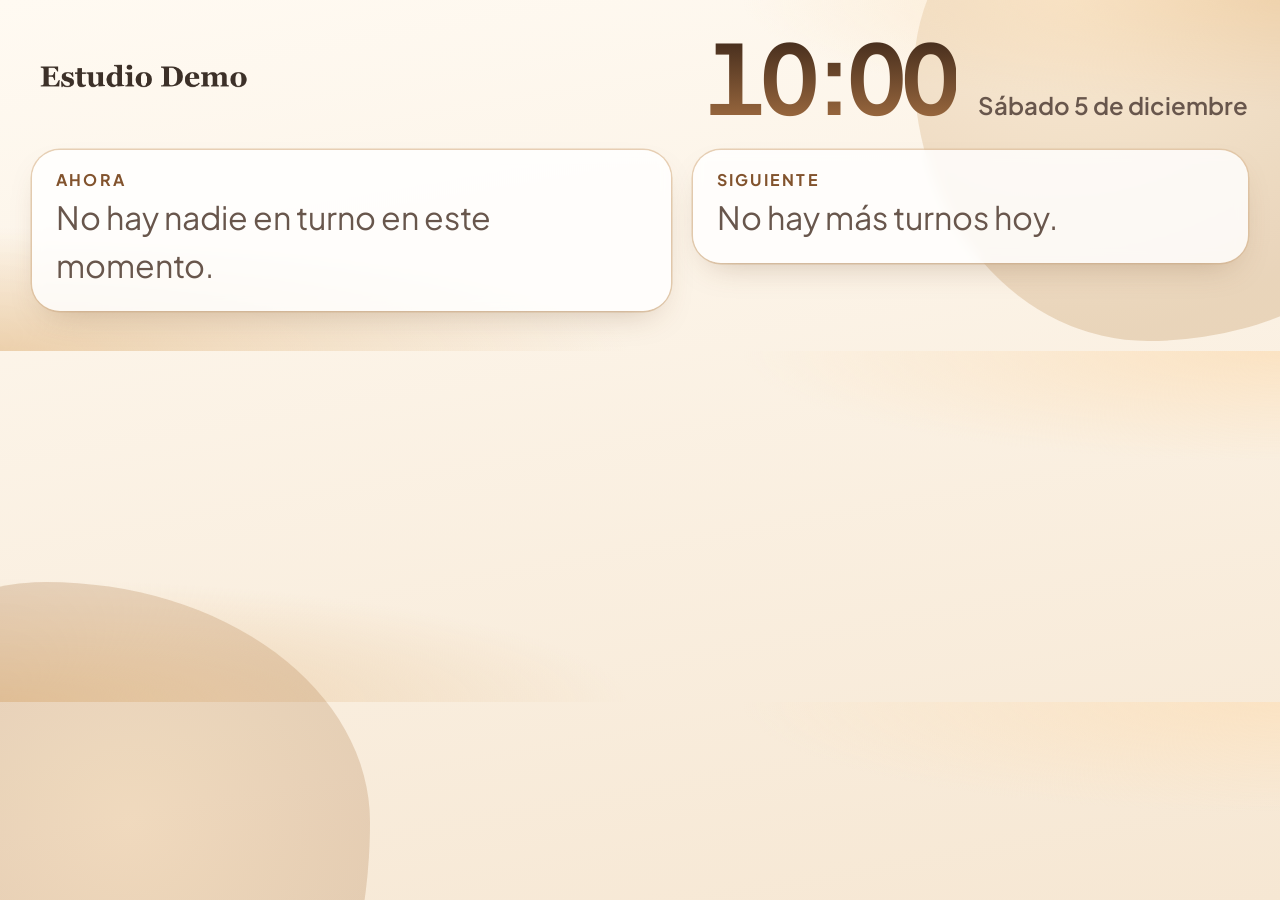
<file: pared.html>
<!doctype html>
<html lang="es-AR">
<head>
<meta charset="utf-8">
<meta name="viewport" content="width=device-width, initial-scale=1">
<link rel="icon" type="image/png" href="img/icono-estetica.png">
<title>Estudio Demo, el día</title>
<meta name="theme-color" content="#f2ede6">
<link rel="preconnect" href="https://fonts.googleapis.com">
<link rel="preconnect" href="https://fonts.gstatic.com" crossorigin>
<link href="https://fonts.googleapis.com/css2?family=Cormorant+Garamond:ital,wght@0,500;0,600;0,700;1,400;1,600&family=Plus+Jakarta+Sans:wght@400;500;600;700&display=swap" rel="stylesheet">
<link rel="stylesheet" href="estilo.css?v=142">
<link rel="stylesheet" href="carteles.css?v=104">

<style>
  body { background: var(--papel); }
  .pared { max-width: 960px; margin: 0 auto; padding: 22px 20px 40px; }
  .cab { display: flex; justify-content: space-between; align-items: baseline; gap: 16px; flex-wrap: wrap; }
  .reloj { font-family: var(--sans); font-weight: 700; font-variant-numeric: lining-nums tabular-nums; letter-spacing: -0.04em; font-size: clamp(3.4rem, 14vw, 6rem); line-height: 1; }
  .fecha { font-size: 1.5rem; color: var(--tinta-2); }
  .tarjeta-p { margin-top: 22px; background: #fff; border-radius: 18px; padding: 22px 24px; box-shadow: inset 0 0 0 2px var(--linea); }
  .tarjeta-p h2 { font-size: 1.7rem; color: var(--tinta-2); font-family: var(--sans); font-weight: 600; letter-spacing: 0; }
  .tarjeta-p .nombre { font-size: clamp(2.2rem, 8vw, 3.6rem); font-weight: 700; line-height: 1.1; margin-top: 6px; }
  .tarjeta-p .detalle { font-size: clamp(1.4rem, 5vw, 2rem); color: var(--tinta-2); margin-top: 4px; }
  .tarjeta-p .hora-g { font-family: var(--sans); font-weight: 700; font-variant-numeric: lining-nums tabular-nums; letter-spacing: -0.03em; font-size: clamp(3rem, 12vw, 5rem); line-height: 1; }
  .aviso-libre { margin-top: 16px; padding: 14px 18px; border-radius: 12px; background: var(--n1); font-size: 1.5rem; font-weight: 600; }
  .fila-p { display: flex; gap: 18px; align-items: baseline; padding: 14px 0; border-top: 2px solid var(--linea); font-size: clamp(1.4rem, 5vw, 2rem); }
  .fila-p:first-of-type { border-top: 0; }
  .fila-p .h { font-weight: 700; width: 5.2ch; flex: none; }
  .fila-p .n { font-weight: 700; }
  .fila-p .s { color: var(--tinta-2); display: block; font-size: 0.8em; font-weight: 400; }
  .espera-p { box-shadow: inset 0 0 0 3px var(--miel); }
  .pie-p { margin-top: 26px; color: var(--tinta-2); font-size: 1.1rem; text-align: center; }
  .sin-red { background: var(--aviso); color: #fff; font-size: 1.6rem; line-height: 1.3; padding: 18px 20px; text-align: center; }
  .etq { font-size: 0.7em; margin-left: 10px; padding: 2px 12px; border-radius: 999px; background: var(--champagne); vertical-align: middle; font-weight: 700; }

  /* Pantalla del mostrador: dos columnas en pantallas anchas, una en celulares y tabletas verticales */
  .pared { max-width: 1280px; padding: 28px 32px 40px; }
  .cab { display: flex; justify-content: space-between; align-items: center; gap: 20px; flex-wrap: wrap; }
  .cab-logo { height: 56px; width: auto; }
  .cab-hora { display: flex; align-items: baseline; gap: 22px; flex-wrap: wrap; justify-content: flex-end; }
  .fecha { font-size: 1.5rem; font-weight: 600; color: var(--tinta-2); text-transform: none; }
  .fecha::first-letter { text-transform: uppercase; }
  .etq { font-family: var(--sans); font-weight: 700; font-size: 0.45em; vertical-align: middle; }
  .cols { margin-top: 8px; display: grid; gap: 22px; grid-template-columns: 1fr; align-items: start; }
  @media (min-width: 900px) { .cols { grid-template-columns: 1.15fr 1fr; } }
  .cols .tarjeta-p { margin-top: 18px; }
  .tarjeta-p h2 { font-family: var(--sans); font-size: 1rem; letter-spacing: 0.14em; text-transform: uppercase; color: var(--miel-osc); font-weight: 700; }
  .tarjeta-p .nombre { font-family: var(--serif); font-weight: 700; font-size: clamp(2.4rem, 6vw, 4rem); }
  .prog { margin-top: 16px; height: 14px; border-radius: 99px; background: rgba(158, 107, 64, 0.18); overflow: hidden; }
  .prog i { display: block; height: 100%; border-radius: 99px; background: linear-gradient(90deg, #d9aa72, #9e6b40); transition: width 1s ease; }
  .prog-et { display: flex; justify-content: space-between; margin-top: 8px; font-weight: 700; font-size: 1.15rem; color: var(--tinta-2); font-variant-numeric: tabular-nums; }
  .sig-fila { display: flex; gap: 24px; align-items: center; flex-wrap: wrap; margin-top: 10px; }
  .en-min { margin-top: 8px; display: inline-block; padding: 4px 14px; border-radius: 99px; background: #f1ddc3; color: #6b4426; font-weight: 700; font-size: 1.1rem; }
  .fila-p .h { font-family: var(--sans); font-weight: 700; font-variant-numeric: tabular-nums; letter-spacing: -0.02em; }
  .aviso-libre.urgente { background: linear-gradient(120deg, #f6c9a8, #eaa070) !important; animation: latido 1.4s ease-in-out infinite; }
</style>
</head>
<body class="pantalla-linda">
<div class="sin-red" id="sin-red" role="alert" hidden><b>No hay conexión.</b> Revisá que el wifi del local esté prendido. Si sigue igual, apagá el celular y volvé a prenderlo.</div>
<main class="pared">
  <header class="cab">
    <img src="img/logo-estetica.png" height="52" alt="Estudio Demo" class="cab-logo">
    <div class="cab-hora"><div class="reloj" id="reloj">--:--</div><div class="fecha" id="fecha"></div></div>
  </header>
  <div class="cols">
    <div class="col-a">
      <section class="tarjeta-p" id="ahora" aria-live="polite"></section>
      <section class="tarjeta-p" id="cobrar-p" hidden></section>
      <section class="tarjeta-p espera-p" id="espera" hidden></section>
    </div>
    <div class="col-b">
      <section class="tarjeta-p" id="sig"></section>
      <section class="tarjeta-p" id="resto-b"><h2>Más tarde</h2><div id="resto"></div></section>
    </div>
  </div>
</main>
<script src="datos.js"></script>
<script src="nube.js?v=3"></script>
<script src="store.js"></script>
<script>
(function () {
  var $ = function (s) { return document.querySelector(s); };
  var esc = function (t) { return String(t).replace(/[&<>"']/g, function (c) { return { '&': '&amp;', '<': '&lt;', '>': '&gt;', '"': '&quot;', "'": '&#39;' }[c]; }); };
  var hhmm = function (m) { return String(Math.floor(m / 60)).padStart(2, '0') + ':' + String(m % 60).padStart(2, '0'); };
  var DIAS = ['domingo', 'lunes', 'martes', 'miércoles', 'jueves', 'viernes', 'sábado'];
  var MESES = ['enero', 'febrero', 'marzo', 'abril', 'mayo', 'junio', 'julio', 'agosto', 'septiembre', 'octubre', 'noviembre', 'diciembre'];
  var desc = function (t) { return [t.serv].concat((t.adicionales || []).map(function (a) { return a.serv; })).join(' + ') + (t.largo ? ', pelo ' + t.largo : ''); };
  var pesos = function (n) { return '$' + Number(n).toLocaleString('es-AR'); };

  function pintar() {
    Store.latido();
    var hoy = new Date();
    var ahora = Store.ahora();
    $('#reloj').textContent = hhmm(ahora);
    $('#fecha').textContent = DIAS[hoy.getDay()] + ' ' + hoy.getDate() + ' de ' + MESES[hoy.getMonth()];
    var dia = Store.dia(Store.clave(hoy));
    var enCurso = dia.filter(function (t) { return t.ini <= ahora && ahora < t.ini + Store.total(t.seg); });
    var prox = dia.filter(function (t) { return t.ini > ahora; });

    if (enCurso.length) {
      $('#ahora').innerHTML = '<h2>Ahora ' + (enCurso.length > 1 ? '<small style="font-size:1.1rem;color:var(--tinta-2);font-weight:400">(' + enCurso.length + ' en simultáneo)</small>' : '') + '</h2>' + enCurso.map(function (t, idx) {
        var tr = Store.tramos(t.seg, t.ini);
        var actual = tr.filter(function (x) { return ahora >= x.a && ahora < x.b; })[0];
        var fin = tr[tr.length - 1].b;
        var libre = '';
        if (actual && actual.tipo === 'espera') {
          var rem = actual.b - ahora;
          if (rem <= 0) {
            libre = '<div class="aviso-libre urgente">Tiempo cumplido. Enjuagar ahora</div>';
          } else if (rem <= 5) {
            libre = '<div class="aviso-libre urgente">Enjuagar en ' + rem + ' min! (a las ' + hhmm(actual.b) + ')</div>';
          } else {
            libre = '<div class="aviso-libre">Pose: faltan ' + rem + ' min (enjuagar a las ' + hhmm(actual.b) + ')</div>';
          }
        }
        var sep = idx > 0 ? '<hr style="border:0;border-top:2px solid var(--linea);margin:18px 0">' : '';
        var pct = Math.max(2, Math.min(100, Math.round(((ahora - t.ini) / (fin - t.ini)) * 100)));
        var prog = '<div class="prog" role="progressbar" aria-valuenow="' + pct + '" aria-valuemin="0" aria-valuemax="100"><i style="width:' + pct + '%"></i></div><div class="prog-et"><span>' + hhmm(t.ini) + '</span><span>Termina ' + hhmm(fin) + '</span></div>';
        return sep + '<div class="nombre">' + esc(t.nom) + '</div><div class="detalle">' + esc(desc(t)) + '</div>' + prog + libre;
      }).join('');
    } else {
      $('#ahora').innerHTML = '<h2>Ahora</h2><div class="detalle">No hay nadie en turno en este momento.</div>';
    }

    var s = prox[0];
    $('#sig').innerHTML = '<h2>Siguiente</h2>' + (s
      ? '<div class="sig-fila"><div class="hora-g">' + hhmm(s.ini) + '</div><div><div class="nombre" style="margin-top:0">' + esc(s.nom) +
        (Store.esNuevo(s) ? '<span class="etq">Nueva</span>' : '') + '</div><div class="detalle">' + esc(desc(s)) + '</div><div class="en-min">' + (s.ini - ahora < 60 ? 'En ' + (s.ini - ahora) + ' min' : 'En ' + Math.floor((s.ini - ahora) / 60) + ' h ' + ((s.ini - ahora) % 60 ? (s.ini - ahora) % 60 + ' min' : '')) + '</div></div></div>'
      : '<div class="detalle">No hay más turnos hoy.</div>');

    var cobrar = Store.porCobrar();
    $('#cobrar-p').hidden = cobrar.length === 0;
    $('#cobrar-p').innerHTML = '<h2>Para cobrar</h2>' + cobrar.map(function (x) {
      return '<div class="fila-p" style="display:block"><div class="n">' + esc(x.nom) + '<span class="s">' + x.servicios.map(esc).join(' + ') + '</span></div><div class="hora-g" style="font-size:2.6rem;margin-top:6px">' + (x.sinPrecio ? 'Sin precio' : pesos(x.monto)) + '</div></div>';
    }).join('');
    var fila = Store.fila();
    $('#espera').hidden = fila.length === 0;
    $('#espera').innerHTML = '<h2>Esperando sin turno</h2>' + fila.map(function (e) {
      return '<div class="fila-p"><div class="h">' + (e.est !== null ? hhmm(e.est) : '--:--') + '</div><div class="n">' + esc(e.nom) + '<span class="s">' + esc(desc(e)) + '</span></div></div>';
    }).join('');

    var resto = prox.slice(1);
    $('#resto-b').hidden = resto.length === 0;
    $('#resto').innerHTML = resto.map(function (t) {
      return '<div class="fila-p"><div class="h">' + hhmm(t.ini) + '</div><div class="n">' + esc(t.nom) + '<span class="s">' + esc(desc(t)) + '</span></div></div>';
    }).join('');
  }

  pintar();
  setInterval(pintar, 15000);

  // Si falta internet, la pantalla lo dice en grande y explica qué hacer (sin que la profesional tenga que saber de tecnología)
  function revisarRed() {
    if (location.protocol === 'file:') return;
    if (!navigator.onLine) { $('#sin-red').hidden = false; return; }
    fetch('pared.html', { method: 'HEAD', cache: 'no-store' })
      .then(function (r) { $('#sin-red').hidden = r.ok; })
      .catch(function () { $('#sin-red').hidden = false; });
  }
  revisarRed();
  setInterval(revisarRed, 30000);
  window.addEventListener('online', revisarRed);
  window.addEventListener('offline', revisarRed);

  // La pantalla no se apaga sola mientras esta página está abierta
  function pedirPantalla() {
    if ('wakeLock' in navigator) navigator.wakeLock.request('screen').catch(function () {});
  }
  pedirPantalla();
  document.addEventListener('visibilitychange', function () { if (document.visibilityState === 'visible') pedirPantalla(); });

  // Se vuelve a cargar sola cada 6 horas para que no se quede trabada
  setTimeout(function () { location.reload(); }, 6 * 3600 * 1000);
  window.addEventListener('storage', function (e) { if (Store.CLAVES.indexOf(e.key) >= 0) pintar(); });
})();
</script>
<script>
  /* La pantalla del mostrador muestra la agenda de la profesional: hay que haber entrado al panel en este mismo navegador */
  document.addEventListener('DOMContentLoaded', function () {
    var N = window.NUBE; if (!N || N.modo !== 'anon') return;
    var d = document.createElement('div'); d.id = 'sin-sesion-pared';
    d.style.cssText = 'position:fixed;inset:0;z-index:9;background:#1f1612;color:#f7efe6;display:grid;place-items:center;text-align:center;padding:24px;font:600 1.4rem var(--sans)';
    d.innerHTML = '<div>Para ver esta pantalla, entrá primero al panel en este navegador.<br><br><a href="panel.html" style="color:#e4b684">Ir al panel</a></div>';
    document.body.appendChild(d);
  });
</script>
</body>
</html>
</file>
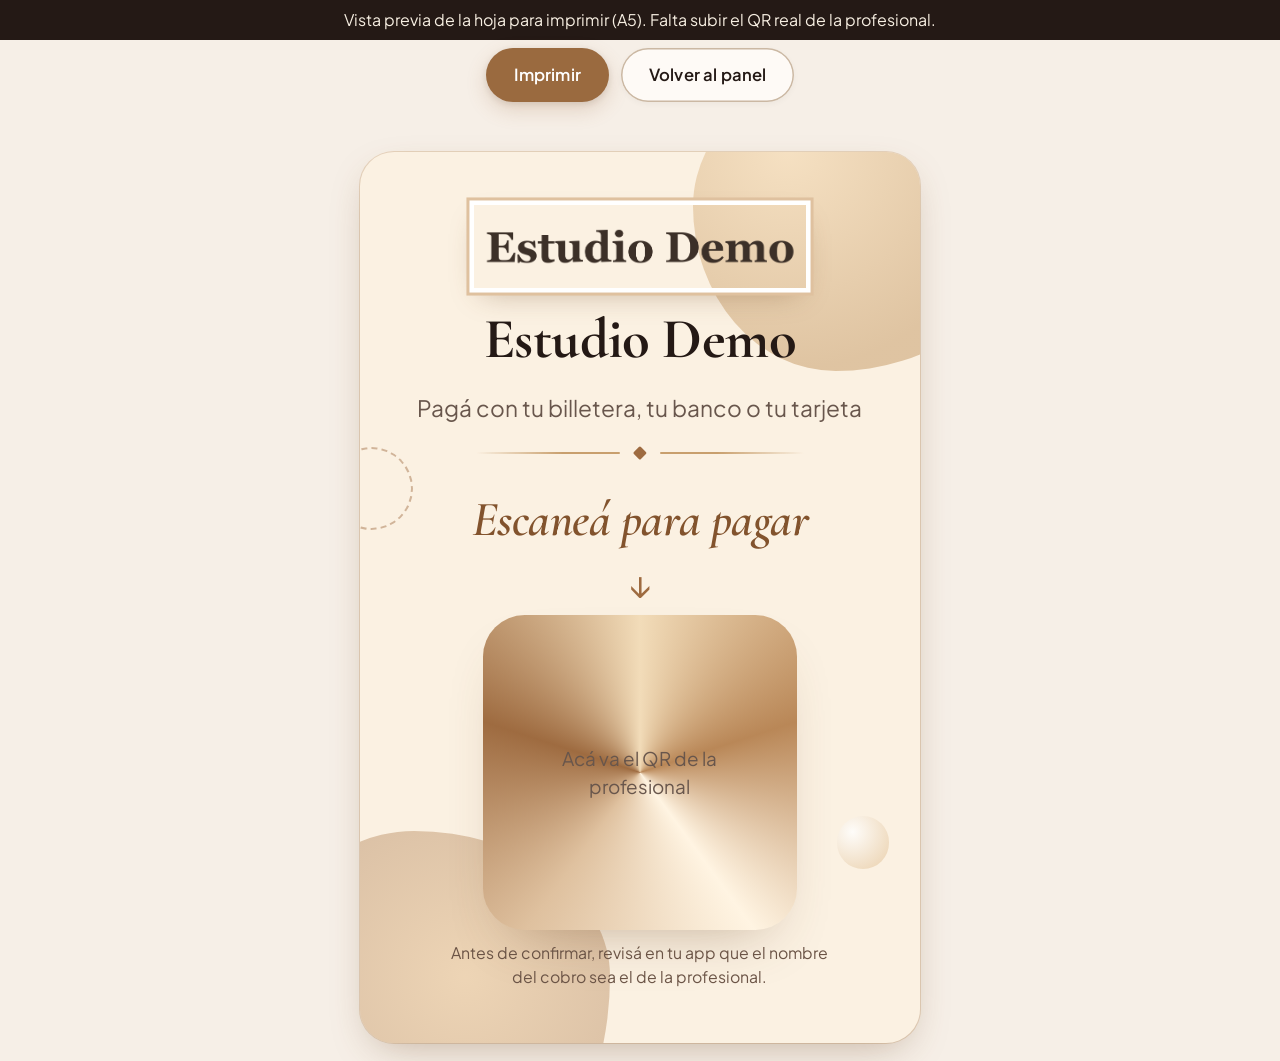
<file: qr.html>
<!doctype html>
<html lang="es-AR">
<head>
<meta charset="utf-8">
<meta name="viewport" content="width=device-width, initial-scale=1">
<link rel="icon" type="image/png" href="img/icono-estetica.png">
<title>QR de cobro, Estudio Demo</title>
<link rel="preconnect" href="https://fonts.googleapis.com">
<link rel="preconnect" href="https://fonts.gstatic.com" crossorigin>
<link href="https://fonts.googleapis.com/css2?family=Cormorant+Garamond:ital,wght@0,500;0,600;0,700;1,400;1,600&family=Plus+Jakarta+Sans:wght@400;500;600;700&display=swap" rel="stylesheet">
<link rel="stylesheet" href="estilo.css">
<link rel="stylesheet" href="carteles.css?v=104">

<style>
  @page { size: A5 portrait; margin: 0; }
  body { background: var(--papel); }
  .hoja {
    width: 148mm; min-height: 210mm; margin: 18px auto; background: #fff; padding: 14mm 12mm;
    display: flex; flex-direction: column; align-items: center; text-align: center; gap: 6mm;
    box-shadow: 0 0 0 1px var(--linea);
  }
  .hoja .escalera { width: 100%; height: 3mm; }
  .hoja h1 { font-size: 15mm; }
  .hoja .prof { font-size: 6mm; color: var(--tinta-2); }
  .hoja h2 { font-size: 13mm; margin-top: 4mm; }
  .caja-qr { width: 78mm; height: 78mm; display: grid; place-items: center; border: 0.6mm dashed var(--linea); }
  .caja-qr img { width: 100%; height: 100%; object-fit: contain; }
  .caja-qr span { color: var(--tinta-2); font-size: 5mm; padding: 4mm; }
  .alias { font-size: 6mm; }
  .alias b { font-weight: 700; }
  .aviso-seg { font-size: 4.2mm; color: var(--tinta-2); max-width: 105mm; }
  .acciones { display: flex; gap: 12px; justify-content: center; padding: 8px 16px 32px; flex-wrap: wrap; }
  @media print {
    body { background: #fff; }
    .hoja { margin: 0; box-shadow: none; width: 148mm; height: 210mm; }
    .acciones, .boceto-aviso { display: none; }
  }
  .logo-hoja { width: 24mm; height: 24mm; border-radius: 50%; align-self: center; box-shadow: 0 0 0 1mm #fff, 0 0 0 1.5mm var(--champagne); }
</style>
</head>
<body>
<div class="boceto-aviso">Vista previa de la hoja para imprimir (A5). Falta subir el QR real de la profesional.</div>
<div class="acciones">
  <button class="btn" type="button" onclick="window.print()">Imprimir</button>
  <a class="btn suave" href="panel.html">Volver al panel</a>
</div>
<div class="hoja">
  <span class="deco a" aria-hidden="true"></span><span class="deco b" aria-hidden="true"></span>
  <div class="escalera" aria-hidden="true"><i></i><i></i><i></i><i></i><i></i><i></i><i></i></div>
  <img class="logo-hoja" src="img/logo-estetica.png" width="749" height="188" alt="Estudio Demo">
  <h1>Estudio Demo</h1>
  <div class="prof">Pagá con tu billetera, tu banco o tu tarjeta</div>
  <div class="orn" aria-hidden="true"><i></i><b class="rombo"></b><i></i></div>
  <h2>Escaneá para pagar</h2>
  <div class="flecha" aria-hidden="true">↓</div>
  <div class="caja-qr" id="qr"><span>Acá va el QR de la profesional</span></div>
  <div class="alias" id="alias" hidden>Transferencia al alias: <b id="alias-t"></b></div>
  <p class="aviso-seg">Antes de confirmar, revisá en tu app que el nombre del cobro sea el de la profesional.</p>
  <div class="escalera" aria-hidden="true" style="margin-top:auto"><i></i><i></i><i></i><i></i><i></i><i></i><i></i></div>
</div>
<script>
  try {
    var q = localStorage.getItem('qrla profesional');
    if (q) document.getElementById('qr').innerHTML = '<img src="' + q + '" alt="QR de cobro de la profesional">';
    var a = localStorage.getItem('aliasla profesional');
    if (a) { document.getElementById('alias').hidden = false; document.getElementById('alias-t').textContent = a; }
  } catch (e) { /* sin almacenamiento */ }
</script>
</body>
</html>
</file>
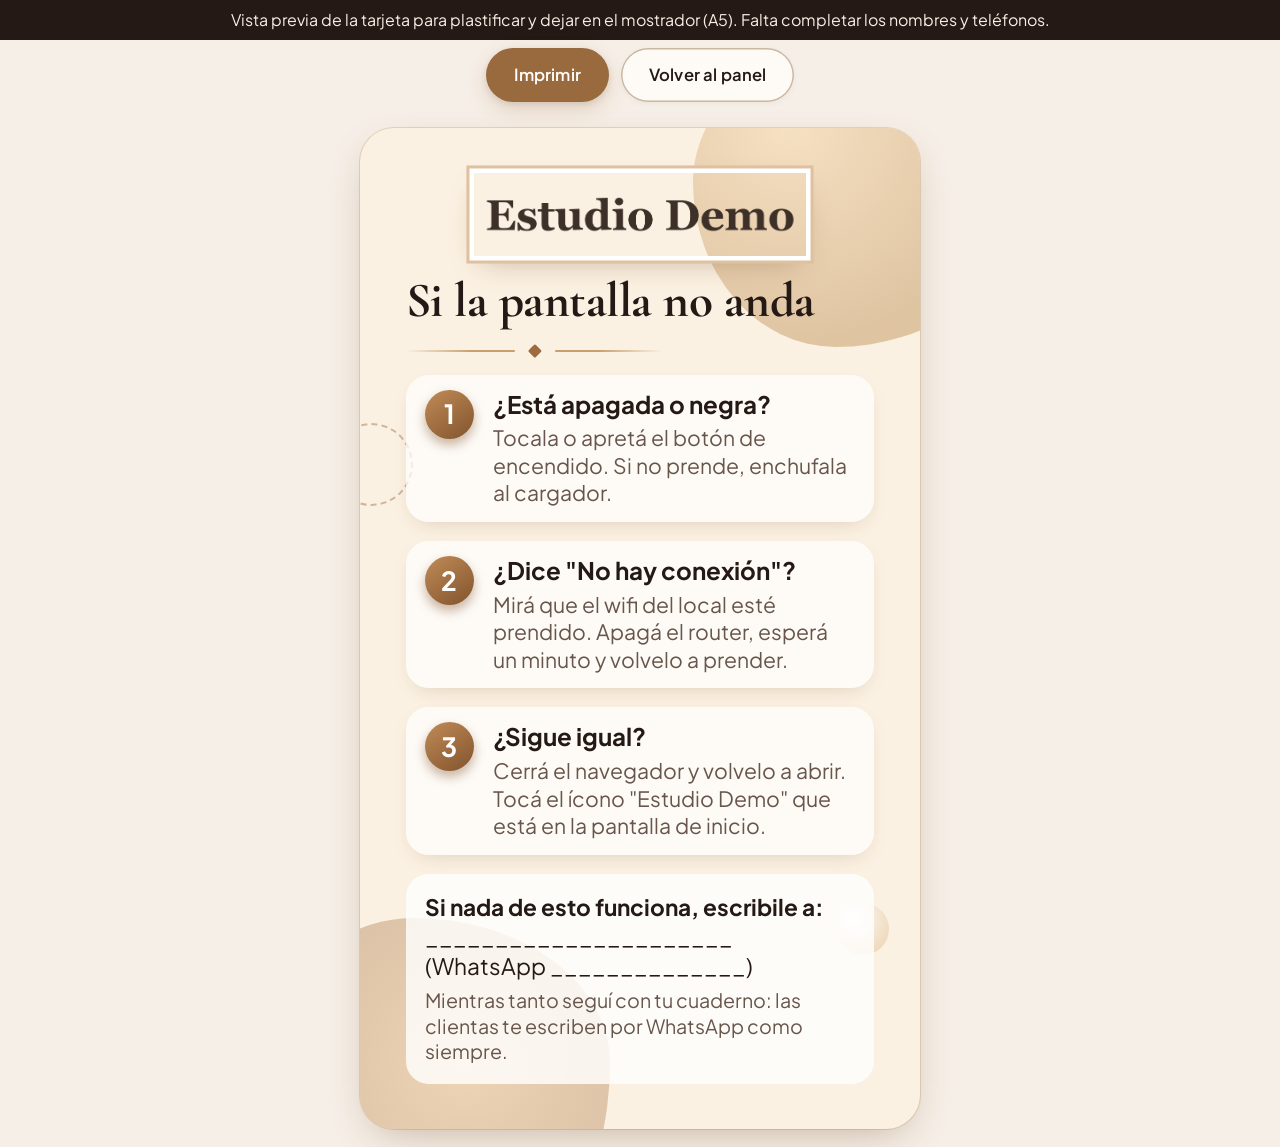
<file: tarjeta.html>
<!doctype html>
<html lang="es-AR">
<head>
<meta charset="utf-8">
<meta name="viewport" content="width=device-width, initial-scale=1">
<link rel="icon" type="image/png" href="img/icono-estetica.png">
<title>Si algo no anda, Estudio Demo</title>
<link rel="preconnect" href="https://fonts.googleapis.com">
<link rel="preconnect" href="https://fonts.gstatic.com" crossorigin>
<link href="https://fonts.googleapis.com/css2?family=Cormorant+Garamond:ital,wght@0,500;0,600;0,700;1,400;1,600&family=Plus+Jakarta+Sans:wght@400;500;600;700&display=swap" rel="stylesheet">
<link rel="stylesheet" href="estilo.css">
<link rel="stylesheet" href="carteles.css?v=104">

<style>
  @page { size: A5 portrait; margin: 0; }
  body { background: var(--papel); }
  .hoja { width: 148mm; min-height: 210mm; margin: 18px auto; background: #fff; padding: 12mm; box-shadow: 0 0 0 1px var(--linea); display: flex; flex-direction: column; gap: 5mm; }
  .hoja .escalera { height: 3mm; }
  .hoja h1 { font-size: 13mm; line-height: 1.05; }
  .paso-t { display: flex; gap: 5mm; align-items: flex-start; padding: 4mm 0; border-top: 0.5mm solid var(--linea); }
  .paso-t .n { flex: none; width: 13mm; height: 13mm; border-radius: 50%; background: var(--miel); color: #fff; font-weight: 700; font-size: 7mm; display: grid; place-items: center; }
  .paso-t b { display: block; font-size: 6.4mm; line-height: 1.2; }
  .paso-t span { display: block; font-size: 5.6mm; color: var(--tinta-2); margin-top: 1.5mm; line-height: 1.3; }
  .contacto { margin-top: auto; padding: 5mm; border-radius: 3mm; background: var(--n1); font-size: 6mm; line-height: 1.3; }
  .contacto b { display: block; }
  .acciones { display: flex; gap: 12px; justify-content: center; padding: 8px 16px; flex-wrap: wrap; }
  @media print { body { background: #fff; } .hoja { margin: 0; box-shadow: none; width: 148mm; height: 210mm; } .acciones, .boceto-aviso { display: none; } }
  .logo-hoja { width: 24mm; height: 24mm; border-radius: 50%; align-self: center; box-shadow: 0 0 0 1mm #fff, 0 0 0 1.5mm var(--champagne); }
</style>
</head>
<body>
<div class="boceto-aviso">Vista previa de la tarjeta para plastificar y dejar en el mostrador (A5). Falta completar los nombres y teléfonos.</div>
<div class="acciones"><button class="btn" type="button" onclick="window.print()">Imprimir</button><a class="btn suave" href="panel.html">Volver al panel</a></div>
<div class="hoja">
  <span class="deco a" aria-hidden="true"></span><span class="deco b" aria-hidden="true"></span>
  <div class="escalera" aria-hidden="true"><i></i><i></i><i></i><i></i><i></i><i></i><i></i></div>
  <img class="logo-hoja" src="img/logo-estetica.png" width="749" height="188" alt="Estudio Demo">
  <h1>Si la pantalla no anda</h1>
  <div class="orn" aria-hidden="true" style="align-self:flex-start;width:55%"><i></i><b class="rombo"></b><i></i></div>

  <div class="paso-t"><div class="n">1</div><div><b>¿Está apagada o negra?</b><span>Tocala o apretá el botón de encendido. Si no prende, enchufala al cargador.</span></div></div>
  <div class="paso-t"><div class="n">2</div><div><b>¿Dice "No hay conexión"?</b><span>Mirá que el wifi del local esté prendido. Apagá el router, esperá un minuto y volvelo a prender.</span></div></div>
  <div class="paso-t"><div class="n">3</div><div><b>¿Sigue igual?</b><span>Cerrá el navegador y volvelo a abrir. Tocá el ícono "Estudio Demo" que está en la pantalla de inicio.</span></div></div>

  <div class="contacto">
    <b>Si nada de esto funciona, escribile a:</b>
    ______________________ (WhatsApp ______________)
    <span style="display:block;margin-top:2mm;font-size:5.2mm;color:var(--tinta-2)">Mientras tanto seguí con tu cuaderno: las clientas te escriben por WhatsApp como siempre.</span>
  </div>
  <div class="escalera" aria-hidden="true"><i></i><i></i><i></i><i></i><i></i><i></i><i></i></div>
</div>
</body>
</html>
</file>
<file: estilo.css>
/* Estudio Demo — diseño editorial de peluquería y estética femenina. */
:root {
  --leche: #fdfaf6;
  --papel: #f6efe7;
  --tinta: #241915;
  --tinta-2: #68564c;
  --linea: #e8ddd1;
  --borde: #cbb8a3;
  --miel: #9e6b40;
  --miel-osc: #82532d;
  --champagne: #dfc19f;
  --ok: #3f6b4b;
  --aviso: #8a4b2d;
  /* escalera de tonos: perla -> champagne -> miel -> moca */
  --n1: #f7efe2;
  --n2: #ead8be;
  --n3: #dcc09a;
  --n4: #c89f6d;
  --n5: #ad7d49;
  --n6: #825734;
  --n7: #4e3322;
  --radio: 16px;
  --serif: 'Cormorant Garamond', Georgia, serif;
  --sans: 'Plus Jakarta Sans', system-ui, -apple-system, 'Segoe UI', sans-serif;
}

*, *::before, *::after { box-sizing: border-box; }
[hidden] { display: none !important; }
html { -webkit-text-size-adjust: 100%; scroll-behavior: smooth; }
body {
  margin: 0;
  background: var(--leche);
  color: var(--tinta);
  font-family: var(--sans);
  font-size: 1.06rem;
  line-height: 1.5;
}
h1, h2, h3 { font-family: var(--serif); font-weight: 600; line-height: 1.04; margin: 0; letter-spacing: -0.01em; }
p { margin: 0; }
button { font: inherit; color: inherit; cursor: pointer; }
a { color: inherit; }
:focus-visible { outline: 3px solid var(--miel); outline-offset: 3px; border-radius: 6px; }

/* aviso de boceto */
.boceto-aviso {
  background: var(--tinta);
  color: var(--n1);
  font-size: 1rem;
  text-align: center;
  padding: 8px 16px;
}

/* escalera: franja reutilizable */
.escalera { display: flex; height: 6px; }
.escalera i { flex: 1; display: block; }
.escalera i:nth-child(1) { background: var(--n1); }
.escalera i:nth-child(2) { background: var(--n2); }
.escalera i:nth-child(3) { background: var(--n3); }
.escalera i:nth-child(4) { background: var(--n4); }
.escalera i:nth-child(5) { background: var(--n5); }
.escalera i:nth-child(6) { background: var(--n6); }
.escalera i:nth-child(7) { background: var(--n7); }

/* botones */
.btn {
  display: inline-flex; align-items: center; justify-content: center; gap: 10px;
  min-height: 54px; padding: 0 28px;
  border: 0; border-radius: 999px;
  background: #9a6a3f;
  color: #fff;
  font-weight: 600; font-size: 1.04rem; letter-spacing: 0.01em; text-decoration: none;
  box-shadow: 0 2px 6px rgba(36, 25, 21, 0.1), 0 8px 20px rgba(158, 107, 64, 0.22);
  transition: filter 0.18s ease, transform 0.15s ease, box-shadow 0.18s ease;
}
.btn:hover { filter: brightness(1.06); box-shadow: 0 4px 10px rgba(36, 25, 21, 0.14), 0 12px 26px rgba(158, 107, 64, 0.28); }
.btn:active { transform: scale(0.98); }
.btn.suave { background: rgba(255, 253, 249, 0.85); color: var(--tinta); box-shadow: inset 0 0 0 1.5px var(--borde), 0 2px 6px rgba(36, 25, 21, 0.04); }
.btn.suave:hover { background: var(--papel); filter: none; }
.btn.chico { min-height: 48px; padding: 0 20px; font-size: 0.98rem; }
.btn[disabled] { background: var(--linea); color: var(--tinta-2); box-shadow: none; cursor: not-allowed; }

/* ---------- Página pública ---------- */
.marca { display: flex; align-items: center; justify-content: space-between; padding: 16px 20px; max-width: 1080px; margin: 0 auto; }
.marca b { font-family: var(--serif); font-weight: 400; font-size: 1.7rem; letter-spacing: -0.01em; }
.marca a.wa { font-size: 1rem; text-decoration: none; padding: 10px 16px; border-radius: 999px; background: var(--leche); box-shadow: inset 0 0 0 2px var(--borde); position: relative; z-index: 2; }

.hero { position: relative; overflow: hidden; background: var(--papel); }
.hero .interior { position: relative; z-index: 1; max-width: 1080px; margin: 0 auto; padding: 22px 20px 64px; }
.logo-hero { display: block; width: 150px; height: 150px; border-radius: 50%; margin-bottom: 26px; box-shadow: 0 0 0 4px var(--leche), 0 0 0 6px var(--champagne); background: var(--leche); }
.hero h1 { font-size: clamp(2.5rem, 9.4vw, 4.9rem); max-width: 14ch; }
.hero p.sub { margin-top: 18px; max-width: 22ch; font-size: 1.25rem; color: var(--tinta-2); }
.hero .acciones { margin-top: 30px; display: flex; flex-direction: column; gap: 14px; align-items: flex-start; }
/* carta de color: siete tonos de rubio, de platino a castaño, colgando como las muestras de una peluquería */
.hero .carta { position: absolute; top: 0; right: 0; width: 26%; max-width: 420px; height: 100%; display: flex; gap: 6px; padding-left: 6px; z-index: 0; pointer-events: none; }
.hero .carta i { flex: 1; display: block; border-radius: 0 0 6px 6px; }
.hero .carta i:nth-child(1) { background: var(--n1); height: 46%; }
.hero .carta i:nth-child(2) { background: var(--n2); height: 58%; }
.hero .carta i:nth-child(3) { background: var(--n3); height: 70%; }
.hero .carta i:nth-child(4) { background: var(--n4); height: 82%; }
.hero .carta i:nth-child(5) { background: var(--n5); height: 74%; }
.hero .carta i:nth-child(6) { background: var(--n6); height: 62%; }
.hero .carta i:nth-child(7) { background: var(--n7); height: 50%; }
.hero .nota-wa { font-size: 1rem; color: var(--tinta-2); }
.hero .nota-wa a { color: var(--tinta); text-underline-offset: 3px; }

.hacemos { max-width: 1080px; margin: 0 auto; padding: 56px 20px 24px; }
.hacemos > h2 { font-size: clamp(2.2rem, 8vw, 3.4rem); }
.hacemos > p.guia { margin-top: 10px; color: var(--tinta-2); max-width: 36ch; }
.grupo { margin-top: 44px; }
.grupo > h3 { font-size: 1.9rem; display: flex; align-items: center; gap: 14px; }
.grupo > h3::after { content: ''; flex: 1; height: 1px; background: var(--linea); }
/* la carta: una lista de servicios, no una grilla de tarjetas */
.servicios { margin-top: 6px; display: grid; grid-template-columns: 1fr; }
.servicio {
  display: grid; grid-template-columns: 92px 1fr 44px; gap: 16px; align-items: center;
  padding: 16px 0; border: 0; border-bottom: 1px solid var(--linea); background: transparent;
  text-align: left; width: 100%;
}
.servicio:hover .ir { background: var(--miel); color: #fff; }
.servicio .foto {
  width: 92px;
  height: 116px;
  border-radius: 12px;
  background: var(--papel);
  position: relative;
  overflow: hidden;
  box-shadow: 0 4px 12px rgba(36, 25, 21, 0.09), 0 0 0 1px rgba(158, 107, 64, 0.22);
}
.servicio .foto img {
  width: 100%;
  height: 100%;
  object-fit: cover;
  display: block;
  transition: opacity 0.55s ease, transform 0.45s cubic-bezier(0.22, 1, 0.36, 1);
}
.servicio:hover .foto img {
  transform: scale(1.05);
}
.servicio .foto img.cambiando-serv {
  opacity: 0;
}
.servicio .foto .vacia { position: absolute; inset: 0; display: flex; align-items: flex-end; padding: 8px; font-size: 1rem; color: var(--tinta-2); }
.servicio h4 { margin: 0; font-family: var(--sans); font-weight: 700; font-size: 1.2rem; line-height: 1.2; }
.servicio p { color: var(--tinta-2); font-size: 1rem; line-height: 1.4; margin-top: 4px; }
.servicio .precio { display: block; margin-top: 8px; font-weight: 600; }
.servicio .ir { width: 44px; height: 44px; border-radius: 50%; display: grid; place-items: center; box-shadow: inset 0 0 0 2px var(--borde); color: var(--tinta); transition: background 0.15s, color 0.15s; }
.servicio .ir svg { width: 20px; height: 20px; }

.asesoria {
  margin-top: 44px; padding: 26px 22px; border-radius: var(--radio);
  background: var(--tinta); color: var(--n1);
  display: flex; flex-direction: column; gap: 14px; align-items: flex-start;
}
.asesoria h3 { font-size: 2rem; }
.asesoria p { color: var(--n2); max-width: 34ch; }
.asesoria .btn { background: var(--n2); color: var(--tinta); }
.asesoria .btn:hover { background: var(--n1); }

.gaby { margin-top: 20px; padding: 20px; border-radius: var(--radio); border: 2px dashed var(--linea); color: var(--tinta-2); }
.gaby b { color: var(--tinta); }

footer.pie-pagina { max-width: 1080px; margin: 48px auto 0; padding: 0 20px 56px; color: var(--tinta-2); font-size: 1rem; }
footer.pie-pagina .escalera { margin-bottom: 20px; border-radius: 3px; overflow: hidden; }

/* ---------- Reserva (diálogo) ---------- */
dialog.reserva {
  width: min(100%, 560px); max-height: 100dvh; margin: auto; padding: 0; border: 0;
  border-radius: 20px; background: var(--leche); color: var(--tinta);
}
dialog.reserva::backdrop { background: rgba(43, 30, 24, 0.55); }
@media (max-width: 600px) {
  dialog.reserva { width: 100%; max-width: 100%; height: 100dvh; max-height: 100dvh; border-radius: 0; }
}
.paso { display: flex; flex-direction: column; min-height: min(640px, 100dvh); }
.paso header { display: flex; align-items: center; gap: 12px; padding: 16px 20px; }
.paso header .atras, .paso header .cerrar {
  width: 48px; height: 48px; padding: 0; border-radius: 50%; border: 0; background: var(--papel); font-size: 1.4rem; line-height: 1; display: inline-flex; align-items: center; justify-content: center;
}
.paso header .progreso { flex: 1; display: flex; gap: 6px; }
.paso header .progreso i { flex: 1; height: 6px; border-radius: 3px; background: var(--linea); }
.paso header .progreso i.hecho { background: var(--miel); }
.paso .cuerpo { flex: 1; padding: 8px 20px 20px; }
.paso h2 { font-size: 2.2rem; }
.paso .ayuda { margin-top: 8px; color: var(--tinta-2); }
.grupo-p { margin-top: 22px; }
.grupo-p > b { display: block; font-size: 1.2rem; margin-bottom: 10px; }
.grupo-p .hint { color: var(--tinta-2); margin-top: 10px; }
.aviso-error { margin-top: 10px; padding: 10px 14px; border-radius: 10px; background: #f4e1d8; color: var(--aviso); font-weight: 600; }
.resumen-mini { margin-top: 14px; padding: 12px 14px; border-radius: 10px; background: var(--papel); font-size: 1rem; }
.opciones { margin-top: 20px; display: grid; gap: 12px; }
.opcion {
  display: flex; align-items: center; gap: 16px; text-align: left;
  min-height: 72px; padding: 12px 16px; border-radius: var(--radio);
  background: #fff; border: 0; box-shadow: inset 0 0 0 2px var(--borde);
}
.opcion:hover { box-shadow: inset 0 0 0 2px var(--n4); }
.opcion[aria-pressed="true"] { box-shadow: inset 0 0 0 3px var(--miel); background: var(--n1); }
.opcion b { display: block; font-size: 1.15rem; }
.opcion span.det { color: var(--tinta-2); font-size: 1rem; }
.opcion svg { flex: none; width: 44px; height: 56px; }
.dias { margin-top: 18px; display: flex; gap: 10px; overflow-x: auto; padding-bottom: 6px; scroll-snap-type: x proximity; }
.dia {
  flex: none; width: 76px; min-height: 84px; border-radius: var(--radio); border: 0; background: #fff;
  box-shadow: inset 0 0 0 2px var(--borde); scroll-snap-align: start; display: flex; flex-direction: column; align-items: center; justify-content: center; gap: 2px;
}
.dia small { color: var(--tinta-2); font-size: 1rem; }
.dia b { font-size: 1.5rem; }
.dia[aria-pressed="true"] { background: var(--miel); color: #fff; box-shadow: none; }
.dia[aria-pressed="true"] small { color: #fff; }
.horas { margin-top: 18px; display: grid; grid-template-columns: repeat(3, 1fr); gap: 10px; }
.hora { min-height: 52px; border-radius: 12px; border: 0; background: #fff; box-shadow: inset 0 0 0 2px var(--borde); font-weight: 600; }
.hora[aria-pressed="true"] { background: var(--miel); color: #fff; box-shadow: none; }
.hora[disabled] { color: #b5a99d; text-decoration: line-through; background: transparent; cursor: not-allowed; }
.campo { margin-top: 18px; display: flex; flex-direction: column; gap: 6px; }
.campo label { font-weight: 600; }
.campo input {
  min-height: 56px; border-radius: 12px; border: 0; box-shadow: inset 0 0 0 2px var(--borde);
  padding: 0 16px; font: inherit; background: #fff; color: var(--tinta);
}
.campo input:focus-visible { outline: 3px solid var(--miel); outline-offset: 0; }
.campo .error { color: var(--aviso); font-size: 1rem; min-height: 1.3em; }
.paso footer { padding: 16px 20px 22px; display: flex; flex-direction: column; gap: 12px; }
.paso footer .btn { width: 100%; }
.listo { text-align: left; }
.listo .sello { width: 64px; height: 64px; border-radius: 50%; background: var(--ok); color: #fff; display: grid; place-items: center; font-size: 2rem; margin-bottom: 18px; }
.ficha { margin-top: 20px; border-radius: var(--radio); background: #fff; box-shadow: inset 0 0 0 2px var(--borde); overflow: hidden; }
.ficha .escalera { height: 5px; }
.ficha dl { margin: 0; padding: 6px 18px 14px; }
.ficha dl div { display: flex; justify-content: space-between; gap: 16px; padding: 10px 0; border-bottom: 1px solid var(--linea); }
.ficha dl div:last-child { border-bottom: 0; }
.ficha dt { color: var(--tinta-2); }
.ficha dd { margin: 0; font-weight: 600; text-align: right; }
.espera-nota { margin-top: 14px; padding: 12px 14px; border-radius: 10px; background: var(--n1); font-size: 1rem; }

/* ---------- Escritorio ---------- */
@media (min-width: 820px) {
  .hero .interior { padding: 48px 32px 72px; }
  .hero .carta { width: 40%; }
  .servicios { grid-template-columns: repeat(2, 1fr); column-gap: 40px; }
  .hacemos { padding-left: 32px; padding-right: 32px; }
  .marca { padding-left: 32px; padding-right: 32px; }
  .asesoria { flex-direction: row; align-items: center; justify-content: space-between; padding: 32px; }
}

/* ---------- Panel ---------- */
body.panel { background: var(--papel); }
.panel-app { display: flex; flex-direction: column; min-height: 100dvh; }
.panel-lateral { display: none; }
.panel-barra {
  position: fixed; left: 0; right: 0; bottom: 0; z-index: 5;
  display: grid; grid-template-columns: repeat(5, 1fr);
  background: #fff; box-shadow: 0 -1px 0 var(--linea);
  padding-bottom: env(safe-area-inset-bottom);
}
.pestana {
  min-height: 64px; border: 0; background: transparent; display: flex; flex-direction: column; align-items: center; justify-content: center; gap: 2px;
  font-size: 1rem; color: var(--tinta-2);
}
.pestana svg { width: 24px; height: 24px; }
.pestana[aria-current="page"] { color: var(--miel); font-weight: 700; }
.panel-contenido { flex: 1; padding: 20px 16px 96px; max-width: 760px; width: 100%; margin: 0 auto; }
.saludo h1 { font-size: 2.4rem; }
.saludo-hoy { display: flex; align-items: center; gap: 16px; }
.avatar { width: 84px; height: 84px; border-radius: 50%; flex: none; box-shadow: 0 0 0 3px var(--leche), 0 0 0 5px var(--champagne); animation: surgir 0.6s cubic-bezier(0.2, 0.8, 0.2, 1) both; }
.saludo p { margin-top: 4px; color: var(--tinta-2); }
.sin-turno {
  margin-top: 18px; width: 100%; min-height: 72px; border: 0; border-radius: var(--radio);
  background: var(--miel); color: #fff; font-weight: 700; font-size: 1.25rem;
  display: flex; align-items: center; justify-content: center; gap: 12px;
}
.sin-turno:hover { background: var(--miel-osc); }
.nota-boton { margin-top: 8px; font-size: 1rem; color: var(--tinta-2); text-align: center; }
.etiqueta.pend { background: var(--n6); color: #fff; }
.bloque { margin-top: 20px; background: #fff; border-radius: var(--radio); box-shadow: inset 0 0 0 1px var(--linea); overflow: hidden; }
.bloque > header { padding: 14px 18px 0; display: flex; justify-content: space-between; align-items: baseline; gap: 12px; }
.bloque > header h2 { font-size: 1.6rem; }
.bloque > header small { color: var(--tinta-2); }
.ahora { padding: 12px 18px 18px; }
.ahora .quien { font-size: 1.25rem; font-weight: 700; }
.ahora .que { color: var(--tinta-2); }
.linea-tiempo { margin-top: 14px; position: relative; height: 44px; border-radius: 10px; overflow: hidden; display: flex; background: var(--papel); }
.linea-tiempo .tramo { display: flex; align-items: center; padding: 0 10px; font-size: 1rem; font-weight: 600; white-space: nowrap; overflow: hidden; }
.linea-tiempo .activo { background: var(--n5); color: #fff; }
.linea-tiempo .espera { background: repeating-linear-gradient(135deg, var(--n2), var(--n2) 8px, var(--n1) 8px, var(--n1) 16px); color: var(--tinta); }
.linea-tiempo .tramo.espera { justify-content: flex-end; padding-left: 0; padding-right: 14px; }
.linea-tiempo .activo2 { background: var(--n6); color: #fff; }
.linea-tiempo .marca-ahora { position: absolute; top: 0; bottom: 0; width: 3px; background: var(--tinta); }
.hueco {
  margin-top: 14px; padding: 14px 16px; border-radius: 12px; background: var(--n1);
  display: flex; align-items: center; justify-content: space-between; gap: 12px; flex-wrap: wrap;
}
.hueco b { display: block; }
.fila { display: flex; align-items: center; gap: 14px; padding: 14px 18px; border-top: 1px solid var(--linea); }
.fila:first-of-type { border-top: 0; }
.fila .hora-f { font-weight: 700; width: 56px; flex: none; }
.fila .dato { flex: 1; min-width: 0; }
.fila .dato b { display: block; }
.fila .dato span { color: var(--tinta-2); font-size: 1rem; }
.etiqueta { display: inline-block; font-size: 1rem; font-weight: 700; padding: 3px 10px; border-radius: 999px; background: var(--champagne); color: var(--tinta); margin-left: 8px; vertical-align: middle; }
.etiqueta.verde { background: #d6e6da; color: var(--ok); }
.fila .acciones { display: flex; gap: 8px; }
.toast { position: fixed; left: 50%; bottom: 92px; transform: translateX(-50%); background: var(--tinta); color: #fff; padding: 12px 20px; border-radius: 999px; font-size: 1rem; z-index: 20; max-width: 90vw; text-align: center; }
dialog.sheet { width: min(100%, 520px); border: 0; border-radius: 20px; padding: 22px; background: var(--leche); color: var(--tinta); }
dialog.sheet::backdrop { background: rgba(43, 30, 24, 0.55); }
dialog.sheet h2 { font-size: 2rem; margin-bottom: 4px; }
dialog.sheet select { min-height: 56px; border-radius: 12px; border: 0; box-shadow: inset 0 0 0 2px var(--borde); padding: 0 14px; font: inherit; background: #fff; color: var(--tinta); width: 100%; }
dialog.sheet .botones { margin-top: 20px; display: flex; gap: 10px; }
dialog.sheet .botones .btn { flex: 1; }
.chips { display: flex; gap: 8px; flex-wrap: wrap; margin-top: 6px; }
.chip { min-height: 48px; padding: 0 18px; border-radius: 999px; border: 0; background: #fff; box-shadow: inset 0 0 0 2px var(--borde); font-weight: 600; }
.chip[aria-pressed="true"] { background: var(--miel); color: #fff; box-shadow: none; }

@media (min-width: 900px) {
  .panel-app { flex-direction: row; }
  .panel-barra { display: none; }
  .panel-lateral {
    display: flex; flex-direction: column; gap: 4px; width: 250px; flex: none; padding: 24px 14px;
    background: #fff; box-shadow: 1px 0 0 var(--linea); position: sticky; top: 0; height: 100dvh;
  }
  .panel-lateral .logo { font-family: var(--serif); font-size: 1.7rem; line-height: 1.05; padding: 0 12px 18px; display: flex; align-items: center; gap: 12px; }
  .panel-lateral .logo img { width: 56px; height: 56px; border-radius: 50%; flex: none; box-shadow: 0 0 0 2px var(--champagne); }
  .panel-lateral .pestana { flex-direction: row; justify-content: flex-start; gap: 14px; padding: 0 14px; min-height: 52px; border-radius: 12px; font-size: 1.05rem; }
  .panel-lateral .pestana[aria-current="page"] { background: var(--n1); }
  .panel-contenido { padding: 32px 36px; max-width: 980px; margin: 0; }
  .panel-columnas { display: grid; grid-template-columns: 1.1fr 1fr; gap: 20px; align-items: start; }
  .panel-columnas .bloque { margin-top: 20px; }
  .toast { bottom: 28px; }
}

/* ---------- Hoy: controles y bloques desplegables ---------- */
.controles { margin-top: 16px; display: flex; gap: 10px; flex-wrap: wrap; }
.vacio { padding: 16px 18px 18px; color: var(--tinta-2); }
.desplegable > summary { list-style: none; cursor: pointer; padding: 16px 18px; display: flex; justify-content: space-between; align-items: baseline; gap: 12px; font-family: var(--serif); font-size: 1.6rem; line-height: 1.1; }
.desplegable > summary::-webkit-details-marker { display: none; }
.desplegable > summary small { font-family: var(--sans); font-size: 1rem; color: var(--tinta-2); }
.desplegable > summary::after { content: ''; width: 10px; height: 10px; border-right: 3px solid var(--tinta); border-bottom: 3px solid var(--tinta); transform: rotate(45deg); margin-left: auto; margin-right: 4px; transition: transform 0.15s; align-self: center; }
.desplegable[open] > summary::after { transform: rotate(225deg); }
.fila .acciones { flex-wrap: wrap; justify-content: flex-end; }
.fila .acciones .btn { white-space: nowrap; }
#at-res ul { list-style: none; margin: 14px 0 0; padding: 0; display: grid; gap: 10px; }
#at-res li { display: flex; align-items: center; justify-content: space-between; gap: 12px; padding: 10px 0; border-bottom: 1px solid var(--linea); }
#at-res li span { display: block; color: var(--tinta-2); }

/* ---------- Ajustes: tiempo extra y sugerencias ---------- */
.extra-fila { display: flex; align-items: center; justify-content: space-between; gap: 14px; padding: 12px 0; border-top: 1px solid var(--linea); }
.extra-fila:first-child { border-top: 0; }
.extra-fila b { display: block; }
.extra-fila span { color: var(--tinta-2); }
.extra-fila label.cap { width: 110px; flex: none; }
.extra-fila label.cap small { display: block; color: var(--tinta-2); margin-bottom: 4px; }
.extra-fila input { min-height: 48px; border-radius: 10px; border: 0; box-shadow: inset 0 0 0 2px var(--borde); padding: 0 10px; font: inherit; background: #fff; color: var(--tinta); width: 100%; }
.sugerencia { padding: 14px 18px 18px; }
.sugerencia p { margin-bottom: 12px; }

/* ---------- Servicios del panel ---------- */
dialog.sheet { max-height: 94dvh; overflow-y: auto; }
.serv-acciones { padding: 0 18px 14px; display: flex; gap: 10px; flex-wrap: wrap; align-items: center; justify-content: flex-end; }
.fila-serv.oculto input { opacity: 0.55; }

/* ---------- Ahora, para cobrar y sumar un servicio ---------- */
.linea-tiempo .tramo { text-overflow: ellipsis; }
.ahora .quien { font-size: 1.3rem; font-weight: 700; }
.ahora .que { color: var(--tinta-2); }
.ahora .sumar { margin-top: 14px; }
.cobrar-fila { padding: 14px 18px 18px; border-top: 1px solid var(--linea); }
.cobrar-fila:first-child { border-top: 0; }
.cobrar-fila .quien { font-size: 1.3rem; font-weight: 700; }
.cobrar-fila ul { margin: 8px 0 0; padding-left: 20px; }
.cobrar-fila ul li { margin-top: 4px; }
.cobrar-fila .total { margin-top: 10px; font-family: var(--serif); font-size: 2.4rem; line-height: 1; }
.cobrar-fila .total small { font-family: var(--sans); font-size: 1rem; color: var(--tinta-2); margin-left: 8px; }
.cobrar-fila .acciones-c { margin-top: 12px; display: flex; gap: 10px; flex-wrap: wrap; }
#su-lista h3 { font-family: var(--sans); font-weight: 700; font-size: 1.1rem; margin: 18px 0 8px; }

/* Temporizador de pose en vivo */
.badge-pose {
  margin-top: 12px; padding: 12px 16px; border-radius: 12px;
  background: var(--n1); color: var(--tinta); font-size: 1.05rem;
  border-left: 4px solid var(--miel); line-height: 1.35;
}
.badge-pose.urgente {
  background: #fdf0ea; border-left-color: var(--aviso); color: var(--aviso);
  font-weight: 600;
}
.badge-pose.listo {
  background: #edf6ef; border-left-color: var(--ok); color: var(--ok);
  font-weight: 700;
}
.aviso-libre.urgente {
  background: var(--aviso) !important; color: #fff !important;
}

/* Botones rápidos de 1 toque para quien llega sin turno */
.directos-grid {
  display: grid; grid-template-columns: 1fr 1fr; gap: 10px; margin-top: 14px;
}
.btn-directo {
  background: #fff; border: 2px solid var(--linea); border-radius: 14px;
  padding: 14px 10px; text-align: center; display: flex; flex-direction: column;
  align-items: center; justify-content: center; gap: 4px; transition: border-color 0.15s, transform 0.1s;
}
.btn-directo:hover, .btn-directo:focus-visible {
  border-color: var(--miel); background: var(--leche);
}
.btn-directo:active {
  transform: scale(0.97);
}
.btn-directo .ico {
  font-size: 1.8rem; line-height: 1;
}
.btn-directo b {
  font-size: 1.05rem; color: var(--tinta); line-height: 1.2;
}
.btn-directo small {
  color: var(--tinta-2); font-size: 0.9rem;
}
#su-lista .opcion { width: 100%; min-height: 60px; }
#su-res ul { list-style: none; margin: 14px 0 0; padding: 0; display: grid; gap: 10px; }
#su-res li { display: flex; align-items: center; justify-content: space-between; gap: 12px; padding: 10px 0; border-bottom: 1px solid var(--linea); }
#su-res li span { display: block; color: var(--tinta-2); }

/* ---------- Hoy en versión simple ---------- */
.dos-botones { margin-top: 20px; display: grid; gap: 12px; }
.atraso-rapido { display: flex; align-items: center; gap: 8px; flex-wrap: wrap; padding: 14px 18px; background: #fff; border-radius: var(--radio); box-shadow: inset 0 0 0 2px var(--linea); }
.atraso-rapido span { font-weight: 600; color: var(--tinta-2); font-size: 1rem; flex: none; }
.sin-turno.secundario { margin-top: 0; background: transparent; color: var(--tinta); box-shadow: inset 0 0 0 2px var(--borde); min-height: 64px; font-size: 1.15rem; }
.sin-turno.secundario:hover { background: var(--papel); }
.siguiente { padding: 14px 18px 18px; display: flex; align-items: center; gap: 18px; }
.hora-grande-p { font-family: var(--serif); font-size: 3rem; line-height: 1; }
.siguiente .quien { font-size: 1.3rem; font-weight: 700; }
.siguiente .que { color: var(--tinta-2); }
.qr-grande { margin: 14px auto 0; width: min(100%, 260px); aspect-ratio: 1; display: grid; place-items: center; border: 2px solid var(--linea); padding: 8px; background: #fff; }
.qr-grande img { width: 100%; height: 100%; display: block; image-rendering: pixelated; }
.falta-precio { color: var(--aviso); font-weight: 600; margin-top: 6px; }
.fila .acciones b { margin-right: 4px; white-space: nowrap; }
.caja-total .falta-precio { display: block; }

/* ---------- Página para quienes llegan sin turno ---------- */
.estoy { max-width: 560px; margin: 0 auto; padding: 28px 20px 56px; }
.estoy .marca-chica { font-family: var(--serif); font-size: 1.7rem; }
.estoy h1 { font-size: clamp(2.6rem, 11vw, 3.6rem); margin-top: 18px; }
.estoy .sub { margin-top: 12px; color: var(--tinta-2); font-size: 1.2rem; }
.estoy .campo { margin-top: 20px; }
.estoy .btn { width: 100%; margin-top: 26px; }
.estoy .resultado { margin-top: 28px; }
.estoy .hora-grande { font-family: var(--serif); font-size: 4.2rem; line-height: 1; margin: 10px 0; }
.estoy .nota { margin-top: 14px; padding: 14px 16px; border-radius: 10px; background: var(--n1); }

/* ---------- Otras pantallas del panel ---------- */
.vista[hidden] { display: none; }
.grilla { position: relative; margin-top: 16px; background: #fff; border-radius: var(--radio); box-shadow: inset 0 0 0 1px var(--linea); overflow: hidden; }
.h-linea { position: absolute; left: 0; right: 0; border-top: 1px solid var(--linea); }
.h-linea span { position: absolute; top: 2px; left: 10px; font-size: 1rem; color: var(--tinta-2); }
.bloque-t { position: absolute; left: 62px; right: 12px; border-radius: 8px; overflow: hidden; display: flex; flex-direction: column; }
.bloque-t.en-hueco { box-shadow: 0 0 0 2px var(--miel); }
.bloque-t .etq-hueco { font-size: 0.8em; font-weight: 700; background: var(--champagne); color: var(--tinta); padding: 1px 7px; border-radius: 999px; vertical-align: middle; margin-left: 4px; }
.bloque-t .rotulo { position: absolute; top: 6px; left: 10px; right: 8px; z-index: 1; color: #fff; line-height: 1.25; }
.bloque-t .rotulo b { display: block; font-size: 1rem; }
.bloque-t .rotulo span { font-size: 1rem; }
.seg { display: flex; align-items: center; justify-content: center; min-height: 0; }
.seg.activo { background: var(--n5); }
.seg.activo2 { background: var(--n6); }
.seg.espera { background: repeating-linear-gradient(135deg, var(--n2), var(--n2) 8px, var(--n1) 8px, var(--n1) 16px); }
.seg.espera small { color: var(--tinta); font-weight: 700; background: var(--n1); padding: 1px 8px; border-radius: 6px; }

.fila-cl { display: block; width: 100%; text-align: left; border: 0; background: transparent; padding: 14px 18px; border-top: 1px solid var(--linea); }
.fila-cl:first-child { border-top: 0; }
.fila-cl b { display: block; }
.fila-cl span { color: var(--tinta-2); font-size: 1rem; }
.fila-cl[aria-pressed="true"] { background: var(--n1); }
.formulas { margin: 8px 0 0; padding-left: 18px; }
.formulas li { margin-top: 6px; }

.caja-total { padding: 10px 18px 6px; display: flex; flex-direction: column; }
.caja-total span { color: var(--tinta-2); }
.caja-total b { font-family: var(--serif); font-weight: 400; font-size: 3rem; line-height: 1.1; }
.barras { padding: 8px 18px 18px; display: grid; gap: 12px; }
.barra { display: grid; grid-template-columns: 112px 1fr 92px; align-items: center; gap: 10px; }
.barra .pista { height: 14px; border-radius: 7px; background: var(--papel); overflow: hidden; }
.barra i { display: block; height: 100%; border-radius: 7px; background: var(--n5); width: var(--w); min-width: 4px; }
.barra b { text-align: right; font-weight: 600; }

.enc-serv, .fila-serv { display: grid; grid-template-columns: 1fr 76px 76px 100px; gap: 8px; padding: 8px 18px; align-items: center; }
.enc-serv { color: var(--tinta-2); font-size: 1rem; padding-top: 12px; }
.fila-serv label.cap { display: block; }
.fila-serv label.cap small { display: none; color: var(--tinta-2); font-size: 1rem; margin-bottom: 4px; }
.fila-serv input { min-height: 48px; border-radius: 10px; border: 0; box-shadow: inset 0 0 0 2px var(--borde); padding: 0 10px; font: inherit; background: #fff; color: var(--tinta); width: 100%; min-width: 0; }
.fotos-fila { display: flex; gap: 12px; flex-wrap: wrap; margin-top: 12px; }
.foto-subida { margin: 0; width: 130px; }
.foto-subida img { width: 130px; height: 162px; object-fit: cover; border-radius: 6px; display: block; }
.sel { min-height: 48px; border-radius: 10px; border: 0; box-shadow: inset 0 0 0 2px var(--borde); padding: 0 10px; font: inherit; background: #fff; color: var(--tinta); width: 100%; }
.foto-subida .sel { margin-top: 6px; font-size: 1rem; }
.qr-fila { display: flex; gap: 18px; align-items: flex-start; flex-wrap: wrap; margin-top: 12px; }
.qr-vista { width: 140px; height: 140px; border-radius: 10px; border: 2px dashed var(--linea); display: grid; place-items: center; color: var(--tinta-2); overflow: hidden; }
.qr-vista img { width: 100%; height: 100%; object-fit: contain; }
@media (max-width: 520px) {
  .enc-serv { display: none; }
  .fila-serv { grid-template-columns: 1fr 1fr 1fr; padding-top: 14px; padding-bottom: 14px; border-top: 1px solid var(--linea); }
  .fila-serv .nom { grid-column: 1 / -1; font-weight: 600; }
  .fila-serv label.cap small { display: block; }
}

/* ---------- Visor de trabajos ---------- */
dialog.visor { width: min(100%, 560px); max-height: 100dvh; padding: 0; border: 0; border-radius: 20px; background: var(--leche); color: var(--tinta); overflow: auto; margin: auto; }
dialog.visor::backdrop { background: rgba(43, 30, 24, 0.7); }
dialog.visor[open] { animation: subir 0.28s cubic-bezier(0.2, 0.8, 0.2, 1); }
.visor-medio {
  position: relative;
  height: min(56dvh, 470px);
  display: flex;
  align-items: center;
  justify-content: center;
  overflow: hidden;
  background: #1c130f;
}
.visor-stage {
  position: relative;
  width: 100%;
  height: 100%;
  display: flex;
  align-items: center;
  justify-content: center;
}
.visor-medio img, .visor-medio video {
  display: block;
  width: 100%;
  height: 100%;
  max-height: 100%;
  object-fit: contain;
  margin: 0 auto;
  transition: opacity 0.22s ease;
}
.visor-nav {
  position: absolute;
  z-index: 2;
  top: 50%;
  transform: translateY(-50%);
  width: 44px;
  height: 44px;
  padding: 0;
  border-radius: 50%;
  border: 0;
  background: rgba(252, 246, 238, 0.92);
  color: var(--tinta);
  line-height: 1;
  display: inline-flex;
  align-items: center;
  justify-content: center;
  box-shadow: 0 2px 10px rgba(0, 0, 0, 0.35);
  transition: transform 0.15s ease, background 0.15s ease;
}
.visor-nav:hover {
  transform: translateY(-50%) scale(1.06);
}
.visor-nav:active {
  transform: translateY(-50%) scale(0.96);
}
.visor-nav svg {
  display: block;
  width: 20px;
  height: 20px;
  flex: none;
}
.visor-nav.prev { left: 14px; }
.visor-nav.next { right: 14px; }
.visor-cuenta {
  position: absolute;
  z-index: 2;
  bottom: 12px;
  right: 14px;
  padding: 4px 12px;
  border-radius: 999px;
  background: rgba(24, 17, 13, 0.84);
  color: #fdfaf6;
  font-size: 0.92rem;
  font-weight: 600;
}
.visor-thumbs { display: flex; gap: 8px; overflow-x: auto; padding: 10px 16px; background: var(--papel); border-bottom: 1px solid var(--linea); }
.v-thumb { position: relative; flex: none; width: 62px; height: 76px; padding: 0; border: 2px solid transparent; border-radius: 8px; overflow: hidden; background: #1c130f; opacity: 0.65; transition: opacity 0.15s, border-color 0.15s; }
.v-thumb.activo { opacity: 1; border-color: var(--miel); }
.v-thumb img { width: 100%; height: 100%; object-fit: cover; display: block; }
.v-play { position: absolute; inset: 0; display: grid; place-items: center; background: rgba(24, 17, 13, 0.48); color: #fff; font-size: 0.95rem; pointer-events: none; }
.visor-pie { padding: 18px 22px 24px; }
.visor-cat { display: inline-block; padding: 3px 10px; border-radius: 999px; background: var(--papel); color: var(--tinta-2); font-size: 0.92rem; font-weight: 600; margin-bottom: 6px; }
.visor-pie h3 { font-size: 1.9rem; }
.visor-texto { margin-top: 8px; color: var(--tinta-2); line-height: 1.45; }
.visor-ig { display: inline-block; margin-top: 10px; font-size: 0.98rem; color: var(--miel); font-weight: 600; text-underline-offset: 3px; }
.visor-inv { margin-top: 14px; font-weight: 600; font-size: 1.15rem; }
.visor-pie .btn { margin-top: 14px; width: 100%; }
.cerrar-v { position: absolute; top: 14px; right: 14px; z-index: 3; width: 44px; height: 44px; padding: 0; border-radius: 50%; border: 0; background: rgba(252, 246, 238, 0.92); box-shadow: 0 2px 10px rgba(0, 0, 0, 0.35); transition: transform 0.15s ease; }
.cerrar-v:hover { transform: scale(1.06); }
.cerrar-v::before, .cerrar-v::after { content: ""; position: absolute; left: 13px; top: 21px; width: 18px; height: 2.2px; background: var(--tinta); border-radius: 2px; }
.cerrar-v::before { transform: rotate(45deg); }
.cerrar-v::after { transform: rotate(-45deg); }
@media (max-width: 600px) { dialog.visor { width: 100%; max-width: 100%; border-radius: 0; height: 100dvh; } .visor-medio { height: 54dvh; } }

.img-crossfade {
  position: absolute !important;
  inset: 0;
  width: 100% !important;
  height: 100% !important;
  object-fit: cover;
  object-position: center 16%;
  opacity: 0;
  transition: opacity 0.6s ease !important;
  pointer-events: none;
  z-index: 1;
}
.img-crossfade.visible {
  opacity: 1;
}

/* ---------- Boton flotante de reservar y mapa ---------- */
.fab-reservar { position: fixed; z-index: 30; right: 16px; bottom: 16px; min-height: 60px; padding: 0 30px; box-shadow: 0 6px 20px rgba(43, 30, 24, 0.28); }
@media (max-width: 600px) { .fab-reservar { left: 16px; right: 16px; width: auto; } }
.donde { margin-top: 56px; }
.donde h2 { font-size: clamp(2.2rem, 8vw, 3.4rem); }
.donde .mapa { margin: 16px 0; border-radius: var(--radio); overflow: hidden; box-shadow: inset 0 0 0 2px var(--borde); background: var(--papel); }
.donde .mapa iframe { display: block; width: 100%; height: 320px; border: 0; }
.pie-pagina { padding-bottom: 96px; }

/* ---------- Fotos de trabajos e Instagram ---------- */
.trabajos-b { margin-top: 56px; }
.trabajos-b h2 { font-size: clamp(2.2rem, 8vw, 3.4rem); }
.filtros-galeria { margin-top: 16px; gap: 8px; }
.filtros-galeria .chip { min-height: 40px; padding: 0 14px; font-size: 0.96rem; }
.galeria { margin-top: 18px; display: grid; gap: 14px; grid-template-columns: repeat(2, 1fr); align-items: stretch; }
.trabajo { display: flex; flex-direction: column; border: 0; padding: 0; border-radius: 12px; overflow: hidden; background: #fff; box-shadow: inset 0 0 0 1px var(--linea); text-align: left; }
.trabajo-img { position: relative; aspect-ratio: 4 / 5; width: 100%; overflow: hidden; background: var(--papel); }
.trabajo-img img { width: 100%; height: 100%; object-fit: cover; display: block; }
.badge-fotos {
  position: absolute;
  top: 8px;
  right: 8px;
  z-index: 2;
  padding: 4px 10px;
  border-radius: 999px;
  background: rgba(20, 14, 10, 0.86);
  color: #fffaf3 !important;
  font-size: 0.78rem;
  font-weight: 700;
  letter-spacing: 0.01em;
  box-shadow: 0 2px 8px rgba(0, 0, 0, 0.28), inset 0 0 0 1px rgba(255, 248, 238, 0.28);
}
.play-central { position: absolute; top: 50%; left: 50%; transform: translate(-50%, -50%); width: 52px; height: 52px; border-radius: 50%; background: rgba(43, 30, 24, 0.72); color: #fff; display: grid; place-items: center; font-size: 1.35rem; padding-left: 3px; box-shadow: 0 4px 14px rgba(0, 0, 0, 0.35); pointer-events: none; transition: transform 0.2s, background 0.2s; }
.trabajo:hover .play-central { transform: translate(-50%, -50%) scale(1.1); background: var(--miel); }
.trabajo .et { flex: 1; display: flex; flex-direction: column; gap: 4px; padding: 10px 12px 12px; color: var(--tinta); }
.trabajo .et b { font-size: 1rem; font-weight: 700; line-height: 1.25; }
.trabajo .et span { font-size: 0.9rem; color: var(--tinta-2); line-height: 1.35; display: -webkit-box; -webkit-line-clamp: 3; -webkit-box-orient: vertical; overflow: hidden; }
.trabajo.vacio { aspect-ratio: 4 / 5; display: flex; align-items: flex-end; padding: 10px; color: var(--tinta-2); font-size: 1rem; cursor: default; background: var(--papel); }
.insta { margin-top: 48px; padding: 22px; border-radius: var(--radio); background: #fff; box-shadow: inset 0 0 0 2px var(--borde); display: flex; align-items: center; gap: 18px; flex-wrap: wrap; }
.insta svg { flex: none; color: var(--miel); }
.insta-t { flex: 1; min-width: 180px; }
.insta-t h3 { font-size: 1.9rem; }
.insta-t p { color: var(--tinta-2); font-weight: 600; margin-top: 2px; word-break: break-all; }
.compartir-fila { margin-top: 16px; display: flex; }
@media (min-width: 680px) { .galeria { grid-template-columns: repeat(3, 1fr); gap: 16px; } }
@media (min-width: 960px) { .galeria { grid-template-columns: repeat(4, 1fr); gap: 16px; } }

/* ---------- Movimiento: pocas cosas, cada una con un motivo ---------- */
@keyframes colgar { from { transform: translateY(-105%); } to { transform: translateY(0); } }
@keyframes aparecer { from { opacity: 0; transform: translateY(14px); } to { opacity: 1; transform: none; } }
@keyframes surgir { from { opacity: 0; transform: scale(0.9); } to { opacity: 1; transform: none; } }
@keyframes anillo {
  from { box-shadow: 0 0 0 4px var(--leche), 0 0 0 6px var(--champagne), 0 0 0 6px rgba(220, 187, 146, 0.75); }
  to { box-shadow: 0 0 0 4px var(--leche), 0 0 0 6px var(--champagne), 0 0 0 30px rgba(220, 187, 146, 0); }
}
@keyframes entra { from { opacity: 0; transform: translateX(16px); } to { opacity: 1; transform: none; } }
@keyframes subir { from { opacity: 0; transform: translateY(26px); } to { opacity: 1; transform: none; } }
@keyframes fundir { from { opacity: 0; } to { opacity: 1; } }
@keyframes trazo { to { stroke-dashoffset: 0; } }
@keyframes pop { 0% { transform: scale(0.5); opacity: 0; } 70% { transform: scale(1.08); opacity: 1; } 100% { transform: scale(1); opacity: 1; } }
@keyframes revelar { from { clip-path: inset(0 100% 0 0 round 10px); } to { clip-path: inset(0 0 0 0 round 10px); } }
@keyframes latir { 0%, 100% { opacity: 1; } 50% { opacity: 0.3; } }

/* portada: las muestras de color cuelgan una tras otra, el logo aparece con su aro, y el texto entra en orden */
.hero .carta i { animation: colgar 0.9s cubic-bezier(0.2, 0.8, 0.2, 1) both; }
.hero .carta i:nth-child(1) { animation-delay: 0.05s; }
.hero .carta i:nth-child(2) { animation-delay: 0.11s; }
.hero .carta i:nth-child(3) { animation-delay: 0.17s; }
.hero .carta i:nth-child(4) { animation-delay: 0.23s; }
.hero .carta i:nth-child(5) { animation-delay: 0.29s; }
.hero .carta i:nth-child(6) { animation-delay: 0.35s; }
.hero .carta i:nth-child(7) { animation-delay: 0.41s; }
.logo-hero { animation: surgir 0.6s cubic-bezier(0.2, 0.8, 0.2, 1) both, anillo 1.5s 0.5s ease-out 1 both; }
.hero h1 { animation: aparecer 0.7s 0.25s cubic-bezier(0.2, 0.8, 0.2, 1) both; }
.hero .sub { animation: aparecer 0.7s 0.38s cubic-bezier(0.2, 0.8, 0.2, 1) both; }
.hero .acciones { animation: aparecer 0.7s 0.5s cubic-bezier(0.2, 0.8, 0.2, 1) both; }

/* los servicios entran al llegar a la pantalla (lo activa app.js) */
.reveal { opacity: 0; transition: opacity 0.45s ease; }
.reveal.visto { opacity: 1; }
.servicio .ir svg { transition: transform 0.2s ease; }
.servicio:hover .ir svg { transform: translateX(3px); }
.btn:hover { transform: translateY(-1px); }

/* reserva: se abre desde abajo, cada paso entra de costado, y el tilde se dibuja */
dialog.reserva[open] { animation: subir 0.3s cubic-bezier(0.2, 0.8, 0.2, 1); }
dialog.reserva[open]::backdrop, dialog.sheet[open]::backdrop { animation: fundir 0.3s ease; }
dialog.sheet[open] { animation: subir 0.28s cubic-bezier(0.2, 0.8, 0.2, 1); }
.paso .cuerpo.entra { animation: entra 0.3s cubic-bezier(0.2, 0.8, 0.2, 1) both; }
.listo .sello { animation: pop 0.5s cubic-bezier(0.2, 0.8, 0.2, 1) both; }
.listo .sello svg path { stroke-dasharray: 30; stroke-dashoffset: 30; animation: trazo 0.45s 0.25s ease-out forwards; }

/* panel: la línea de tiempo se revela, la marca de "ahora" late tres veces, y cada sección entra suave */
.linea-tiempo { animation: revelar 0.9s 0.1s cubic-bezier(0.2, 0.8, 0.2, 1) both; }
.marca-ahora { animation: latir 1.6s ease-in-out 3; }
.vista:not([hidden]) { animation: aparecer 0.28s ease both; }
.toast:not([hidden]) { animation: subir 0.25s ease both; }

@media (prefers-reduced-motion: reduce) {
  .reveal { opacity: 1 !important; transform: none !important; }
  .listo .sello svg path { stroke-dashoffset: 0 !important; }
  html { scroll-behavior: auto; }
  * { transition: none !important; animation: none !important; }
}

/* ---------- Mejoras editoriales y funcionales (Auditoría) ---------- */
.cabecera-publica {
  position: sticky;
  top: 0;
  z-index: 30;
  background: rgba(252, 246, 238, 0.9);
  border-bottom: 1px solid rgba(156, 139, 117, 0.24);
}
.cabecera-inner {
  max-width: 1120px;
  margin: 0 auto;
  padding: 12px 20px;
  display: flex;
  align-items: center;
  justify-content: space-between;
  gap: 16px;
}
.marca-link {
  display: inline-flex;
  align-items: center;
  gap: 8px;
  text-decoration: none;
  color: var(--tinta);
}
.cartel-salon {
  display: inline-flex;
  align-items: center;
  gap: 7px;
  padding: 6px 14px;
  border-radius: 14px;
  background: #fffdf9;
  box-shadow: 0 1px 3px rgba(43, 30, 24, 0.06), inset 0 0 0 1px rgba(156, 139, 117, 0.35);
}
.tijeras-lado {
  display: flex;
  flex-direction: column;
  align-items: center;
  justify-content: center;
  gap: 1px;
  color: var(--tinta);
}
.tijera {
  display: block;
  width: 17px;
  height: 17px;
}
.t-sup-izq { transform: rotate(-16deg) translateX(1px); width: 15px; height: 15px; }
.t-inf-izq { transform: rotate(14deg); width: 19px; height: 19px; }
.t-sup-der { transform: rotate(16deg); width: 19px; height: 19px; }
.t-inf-der { transform: rotate(-14deg) translateX(-1px); width: 15px; height: 15px; }
.cartel-letras {
  display: flex;
  flex-direction: column;
  align-items: center;
  line-height: 1.12;
  padding: 0 3px;
}
.linea-estetica {
  font-family: var(--sans);
  font-weight: 800;
  font-size: 0.88rem;
  letter-spacing: 0.28em;
  padding-left: 0.28em;
  color: var(--tinta);
}
.linea-estudio-demo {
  font-family: var(--sans);
  font-weight: 800;
  font-size: 0.84rem;
  letter-spacing: 0.3em;
  padding-left: 0.3em;
  color: var(--miel-osc);
  margin-top: 2px;
}
.nav-publica {
  display: flex;
  align-items: center;
  gap: 6px;
}
.nav-publica a {
  text-decoration: none;
  color: var(--tinta-2);
  font-size: 0.98rem;
  font-weight: 600;
  padding: 8px 14px;
  border-radius: 999px;
  transition: color 0.18s ease, background 0.18s ease;
}
.nav-publica a:hover {
  color: var(--tinta);
  background: rgba(220, 187, 146, 0.25);
}
.nav-publica a.wa-nav {
  color: var(--tinta);
  border: 1.5px solid var(--borde);
  background: var(--leche);
  margin-left: 4px;
}
.nav-publica a.wa-nav:hover {
  background: var(--papel);
}
.btn-nav-turno {
  min-height: 40px;
  padding: 0 18px;
  margin-left: 4px;
  border-radius: 999px;
  border: 0;
  background: var(--miel);
  color: #fff;
  font: inherit;
  font-size: 0.95rem;
  font-weight: 600;
  box-shadow: 0 1px 2px rgba(43, 30, 24, 0.12), 0 4px 12px rgba(154, 106, 31, 0.22);
  transition: background 0.18s ease, transform 0.18s ease;
}
.btn-nav-turno:hover {
  background: var(--miel-osc);
  transform: translateY(-1px);
}
@media (max-width: 720px) {
  .nav-publica a:not(.wa-nav) { display: none; }
  .btn-nav-turno { display: none; }
}

.hero {
  position: relative;
  overflow: hidden;
  background: var(--papel);
  border-bottom: 1px solid var(--linea);
}
.hero .interior.hero-grid {
  max-width: 1140px;
  margin: 0 auto;
  padding: 24px 20px 36px;
  display: grid;
  grid-template-columns: 1fr 1.12fr;
  align-items: center;
  gap: 32px;
}
.hero-identidad {
  display: inline-flex;
  align-items: center;
  gap: 12px;
  padding: 6px 16px 6px 6px;
  border-radius: 999px;
  background: rgba(252, 246, 238, 0.9);
  box-shadow: 0 1px 3px rgba(43, 30, 24, 0.05), inset 0 0 0 1px rgba(156, 139, 117, 0.35);
  margin-bottom: 16px;
}
.hero-identidad .logo-hero {
  width: 56px;
  height: 56px;
  margin-bottom: 0;
  border-radius: 50%;
  object-fit: cover;
  box-shadow: 0 0 0 2px var(--leche), 0 0 0 3.5px var(--champagne);
}
.hero-id-txt {
  display: flex;
  flex-direction: column;
  gap: 1px;
}
.hero-id-txt .eyebrow {
  font-size: 0.72rem;
  text-transform: uppercase;
  letter-spacing: 0.06em;
  color: var(--miel-osc);
  font-weight: 700;
}
.hero-id-txt strong {
  font-size: 0.98rem;
  color: var(--tinta);
  font-weight: 600;
}
.hero h1 {
  font-size: clamp(2.35rem, 4.4vw, 3.6rem);
  line-height: 1.04;
  max-width: 14ch;
  letter-spacing: -0.02em;
}
.hero h1 em {
  font-style: normal;
}
.hero .acciones {
  margin-top: 20px;
  display: flex;
  flex-direction: column;
  gap: 10px;
  align-items: flex-start;
}
.acciones-fila {
  display: flex;
  flex-wrap: wrap;
  gap: 12px;
  align-items: center;
}
.hero .nota-wa {
  font-size: 0.94rem;
  color: var(--tinta-2);
}
.hero .nota-wa a {
  color: var(--tinta);
  font-weight: 600;
  text-decoration: underline;
  text-underline-offset: 3px;
}

.hero-vitrina {
  display: grid;
  grid-template-columns: repeat(3, minmax(0, 1fr));
  gap: 14px;
  align-items: stretch;
}
.vitrina-card {
  position: relative;
  display: block;
  border: 0;
  padding: 0;
  border-radius: 22px;
  background: #241915;
  overflow: hidden;
  box-shadow:
    0 12px 28px -6px rgba(36, 25, 21, 0.2),
    0 4px 10px -2px rgba(36, 25, 21, 0.08),
    0 0 0 1.5px rgba(255, 253, 249, 0.85),
    0 0 0 2.5px rgba(158, 107, 64, 0.22);
  cursor: pointer;
  text-align: left;
  transition: transform 0.35s cubic-bezier(0.22, 1, 0.36, 1), box-shadow 0.35s ease;
}
.vitrina-card::after {
  content: '';
  position: absolute;
  inset: 0;
  border-radius: inherit;
  box-shadow: inset 0 0 0 1px rgba(255, 255, 255, 0.22);
  pointer-events: none;
  z-index: 2;
}
.vitrina-card:hover {
  transform: translateY(-4px);
  box-shadow:
    0 18px 36px -6px rgba(36, 25, 21, 0.28),
    0 6px 14px -2px rgba(36, 25, 21, 0.12),
    0 0 0 1.5px #fffdf9,
    0 0 0 3px var(--miel);
}
.vitrina-marco {
  position: relative;
  width: 100%;
  aspect-ratio: 3 / 4.1;
  max-height: 278px;
  overflow: hidden;
  background: var(--papel);
}
.vitrina-marco::after {
  content: '';
  position: absolute;
  inset: 0;
  background: linear-gradient(
    180deg,
    rgba(24, 16, 12, 0.08) 0%,
    rgba(24, 16, 12, 0) 35%,
    rgba(24, 16, 12, 0.32) 66%,
    rgba(20, 13, 10, 0.86) 100%
  );
  pointer-events: none;
}
.vitrina-card img {
  width: 100%;
  height: 100%;
  object-fit: cover;
  object-position: center 16%;
  display: block;
  transition: opacity 0.65s ease, transform 0.55s cubic-bezier(0.22, 1, 0.36, 1);
}
.vitrina-card:hover img {
  transform: scale(1.045);
}
.trabajo-img img,
.servicio .foto img {
  object-position: center 16%;
}
.vitrina-card.cambiando img,
.vitrina-card.cambiando .vitrina-pie {
  opacity: 0;
}
.vitrina-zoom {
  position: absolute;
  top: 10px;
  right: 10px;
  z-index: 2;
  width: 28px;
  height: 28px;
  border-radius: 50%;
  background: rgba(255, 252, 247, 0.84);
  color: var(--tinta);
  font-size: 0.82rem;
  font-weight: 700;
  display: grid;
  place-items: center;
  box-shadow: 0 2px 8px rgba(24, 16, 12, 0.18);
  transition: transform 0.25s ease, background 0.25s ease, color 0.25s ease;
}
.vitrina-card:hover .vitrina-zoom {
  background: var(--miel);
  color: #fff;
  transform: scale(1.08);
}
.vitrina-pie {
  position: absolute;
  left: 10px;
  right: 10px;
  bottom: 10px;
  z-index: 2;
  padding: 8px 10px;
  border-radius: 13px;
  background: rgba(32, 21, 16, 0.56);
  box-shadow: inset 0 0 0 1px rgba(255, 248, 238, 0.18);
  display: flex;
  flex-direction: column;
  gap: 1px;
  transition: opacity 0.65s ease, background 0.25s ease;
}
.vitrina-card:hover .vitrina-pie {
  background: rgba(32, 21, 16, 0.72);
}
.vitrina-sub {
  font-size: 0.62rem;
  text-transform: uppercase;
  letter-spacing: 0.06em;
  color: #f3d7b6;
  font-weight: 700;
  white-space: nowrap;
  overflow: hidden;
  text-overflow: ellipsis;
}
.vitrina-tag {
  font-family: var(--serif);
  color: #fffaf3;
  font-size: 1.02rem;
  font-weight: 600;
  line-height: 1.12;
  white-space: nowrap;
  overflow: hidden;
  text-overflow: ellipsis;
}
.fab-reservar {
  transition: opacity 0.25s ease, transform 0.25s ease, background 0.15s ease;
}
.fab-reservar.oculto-fab {
  opacity: 0;
  pointer-events: none;
  transform: translateY(16px);
}
@media (max-width: 760px) {
  .hero .interior.hero-grid {
    grid-template-columns: 1fr;
    gap: 18px;
    padding: 16px 16px 24px;
  }
  .vitrina-marco {
    max-height: 210px;
  }
}
@media (max-width: 680px) {
  .cabecera-inner {
    padding: 10px 14px;
  }
  .cartel-salon {
    padding: 5px 10px;
    gap: 5px;
  }
  .linea-estetica { font-size: 0.78rem; letter-spacing: 0.22em; padding-left: 0.22em; }
  .linea-estudio-demo { font-size: 0.74rem; letter-spacing: 0.25em; padding-left: 0.25em; }
  .t-sup-izq, .t-inf-der { width: 13px; height: 13px; }
  .t-inf-izq, .t-sup-der { width: 16px; height: 16px; }
  .hero-identidad {
    max-width: 100%;
    padding: 5px 14px 5px 5px;
    gap: 10px;
    margin-bottom: 14px;
  }
  .hero-identidad .logo-hero {
    width: 48px;
    height: 48px;
    flex: none;
  }
  .hero-id-txt .eyebrow {
    font-size: 0.66rem;
    line-height: 1.25;
  }
  .hero-id-txt strong {
    font-size: 0.92rem;
  }
  .hero h1 {
    font-size: clamp(2.15rem, 8.5vw, 2.85rem);
  }
  .acciones-fila {
    width: 100%;
  }
  .acciones-fila .btn {
    flex: 1;
    min-width: 140px;
    min-height: 50px;
    padding: 0 18px;
    font-size: 1rem;
  }
  .hero-vitrina {
    gap: 8px;
  }
  .vitrina-card {
    padding: 0;
    border-radius: 16px;
  }
  .vitrina-marco {
    aspect-ratio: 3 / 4;
    max-height: 175px;
  }
  .vitrina-zoom {
    top: 6px;
    right: 6px;
    width: 22px;
    height: 22px;
    font-size: 0.7rem;
  }
  .vitrina-pie {
    left: 6px;
    right: 6px;
    bottom: 6px;
    padding: 5px 7px;
    border-radius: 10px;
  }
  .vitrina-sub {
    font-size: 0.54rem;
  }
  .vitrina-tag {
    font-size: 0.84rem;
  }
  .hacemos {
    padding: 36px 16px 20px;
  }
  .servicio {
    grid-template-columns: 78px 1fr 38px;
    gap: 12px;
  }
  .servicio .foto {
    width: 78px;
    height: 100px;
  }
  .ver-trabajos-serv {
    margin-left: 90px;
    font-size: 0.86rem;
    padding: 5px 11px;
  }
  .trabajos-b {
    margin-top: 40px;
  }
  .buscador-gal {
    min-width: 100%;
    max-width: 100%;
  }
  .filtros-galeria {
    flex-wrap: nowrap;
    overflow-x: auto;
    -webkit-overflow-scrolling: touch;
    scrollbar-width: none;
    margin: 14px -16px 0;
    padding: 2px 16px 8px;
  }
  .filtros-galeria::-webkit-scrollbar {
    display: none;
  }
  .filtros-galeria .chip {
    flex: none;
  }
  .galeria {
    gap: 10px;
  }
  .trabajo .et {
    padding: 8px 10px 10px;
  }
  .trabajo .et b {
    font-size: 0.94rem;
  }
  .trabajo .et span {
    font-size: 0.84rem;
    -webkit-line-clamp: 2;
  }
}

.servicio-item {
  border-top: 1px solid var(--linea);
}
.servicio-item:last-child {
  border-bottom: 1px solid var(--linea);
}
.servicio-item .servicio {
  border-top: 0;
  border-bottom: 0;
  padding-bottom: 10px;
}
.serv-meta {
  display: flex;
  flex-wrap: wrap;
  align-items: center;
  gap: 8px 14px;
  margin-top: 6px;
}
.tiempo-est {
  display: inline-flex;
  align-items: center;
  padding: 2px 10px;
  border-radius: 999px;
  background: var(--papel);
  color: var(--tinta-2);
  font-size: 0.88rem;
  font-weight: 600;
}
.ver-trabajos-serv {
  display: inline-flex;
  align-items: center;
  gap: 6px;
  margin: 0 0 16px 108px;
  padding: 6px 12px;
  border-radius: 999px;
  border: 1px solid var(--borde);
  background: var(--papel);
  color: var(--miel);
  font: inherit;
  font-size: 0.92rem;
  font-weight: 600;
  transition: background 0.18s ease, border-color 0.18s ease, transform 0.18s ease;
}
.ver-trabajos-serv:hover {
  background: var(--n2);
  border-color: var(--champagne);
  transform: translateX(2px);
}
@media (max-width: 520px) {
  .ver-trabajos-serv {
    margin-left: 92px;
  }
}

.trabajos-cab {
  display: flex;
  flex-wrap: wrap;
  align-items: flex-end;
  justify-content: space-between;
  gap: 16px;
}
.buscador-gal {
  position: relative;
  flex: 1;
  min-width: 240px;
  max-width: 360px;
}
.buscador-gal input {
  width: 100%;
  min-height: 48px;
  padding: 0 40px 0 16px;
  border-radius: 999px;
  border: 0;
  background: #fff;
  color: var(--tinta);
  font: inherit;
  font-size: 0.98rem;
  box-shadow: inset 0 0 0 1.5px var(--borde), 0 2px 6px rgba(43, 30, 24, 0.04);
}
.buscador-gal input:focus {
  outline: 3px solid var(--miel);
  outline-offset: 2px;
}
.limpiar-busq {
  position: absolute;
  right: 8px;
  top: 50%;
  transform: translateY(-50%);
  width: 32px;
  height: 32px;
  border-radius: 50%;
  border: 0;
  background: var(--papel);
  color: var(--tinta-2);
  font-size: 1.2rem;
  line-height: 1;
  display: grid;
  place-items: center;
}
.resumen-galeria {
  margin-top: 14px;
  font-size: 0.96rem;
  color: var(--tinta-2);
  font-weight: 600;
}
.galeria-mas {
  margin-top: 24px;
  display: flex;
  flex-wrap: wrap;
  justify-content: center;
  gap: 12px;
}
.galeria-vacia {
  grid-column: 1 / -1;
  padding: 36px 20px;
  text-align: center;
  background: var(--papel);
  border-radius: var(--radio);
  color: var(--tinta-2);
}
.galeria-vacia p {
  margin-bottom: 14px;
  font-size: 1.1rem;
}

.trabajo {
  box-shadow: 0 1px 2px rgba(43, 30, 24, 0.05), 0 6px 16px rgba(43, 30, 24, 0.04), inset 0 0 0 1px var(--linea);
  transition: transform 0.22s cubic-bezier(0.2, 0.8, 0.2, 1), box-shadow 0.22s ease;
}
.trabajo:hover {
  transform: translateY(-2px);
  box-shadow: 0 4px 10px rgba(43, 30, 24, 0.08), 0 14px 28px rgba(43, 30, 24, 0.08), inset 0 0 0 1px var(--borde);
}
.tags-card {
  display: flex;
  flex-wrap: wrap;
  gap: 4px;
  margin-bottom: 2px;
}
.tag-serv-card {
  display: inline-block;
  padding: 2px 8px;
  border-radius: 999px;
  background: var(--papel);
  color: var(--miel);
  font-size: 0.76rem;
  font-weight: 600;
  line-height: 1.3;
}

.visor-cats {
  display: flex;
  flex-wrap: wrap;
  gap: 6px;
  margin-bottom: 8px;
}
.visor-cats .visor-cat {
  margin-bottom: 0;
}
.visor-botones {
  display: grid;
  gap: 8px;
  margin-top: 12px;
}
.visor-botones .btn {
  margin-top: 0;
}

/* Panel admin: bloques de agenda interactivos y sombras cálidas */
.tarjeta {
  box-shadow: 0 1px 2px rgba(43, 30, 24, 0.04), 0 8px 20px rgba(43, 30, 24, 0.04), inset 0 0 0 1.5px var(--borde);
}
.bloque-t {
  transition: filter 0.15s ease, transform 0.15s ease;
}
.bloque-t:hover {
  filter: brightness(1.08);
}
.foto-subida.oculta-admin {
  opacity: 0.55;
  outline: 2px dashed var(--miel);
  outline-offset: 2px;
  border-radius: 8px;
}

/* ---------- Botón de cambio de tema (Claro / Oscuro) ---------- */
.btn-tema {
  width: 38px;
  height: 38px;
  border-radius: 50%;
  border: 1.5px solid var(--borde);
  background: var(--leche);
  color: var(--tinta);
  display: inline-grid;
  place-items: center;
  padding: 0;
  flex: none;
  transition: background 0.2s ease, border-color 0.2s ease, transform 0.15s ease, color 0.2s ease;
}
.btn-tema:hover {
  background: var(--papel);
  border-color: var(--miel);
  transform: scale(1.05);
}
.btn-tema .ico-sol {
  display: none;
}
[data-tema="oscuro"] .btn-tema .ico-luna {
  display: none;
}
[data-tema="oscuro"] .btn-tema .ico-sol {
  display: block;
  color: #f3d7b6;
}

.v-thumb {
  width: 62px;
  height: 76px;
  border-radius: 8px;
}

/* ---------- Modo Oscuro Editorial (Salón Nocturno Cálido) ---------- */
[data-tema="oscuro"] {
  --leche: #16110e;
  --papel: #211a15;
  --tinta: #f7efe6;
  --tinta-2: #bda998;
  --linea: #332720;
  --borde: #4e3c30;
  --miel: #c58d56;
  --miel-osc: #e4b684;
  --champagne: #614834;
  --n1: #2b211a;
  --n2: #3d2e24;
  color-scheme: dark;
}
[data-tema="oscuro"] .cabecera-publica {
  background: rgba(22, 17, 14, 0.88);
  border-bottom-color: rgba(212, 176, 138, 0.16);
}
[data-tema="oscuro"] .cartel-salon {
  background: #221a15;
  box-shadow: 0 2px 8px rgba(0, 0, 0, 0.35), inset 0 0 0 1px rgba(212, 176, 138, 0.28);
}
[data-tema="oscuro"] .hero {
  background: #1b1410;
}
[data-tema="oscuro"] .hero-identidad {
  background: rgba(36, 27, 22, 0.92);
  box-shadow: 0 4px 14px rgba(0, 0, 0, 0.3), inset 0 0 0 1px rgba(212, 176, 138, 0.25);
}
[data-tema="oscuro"] .btn.suave,
[data-tema="oscuro"] .nav-publica a.wa-nav {
  background: #231b16;
  color: var(--tinta);
  box-shadow: inset 0 0 0 1.5px var(--borde);
}
[data-tema="oscuro"] .btn.suave:hover,
[data-tema="oscuro"] .nav-publica a.wa-nav:hover {
  background: #2e241d;
}
[data-tema="oscuro"] .vitrina-card {
  box-shadow:
    0 14px 32px -6px rgba(0, 0, 0, 0.55),
    0 4px 12px -2px rgba(0, 0, 0, 0.35),
    0 0 0 1.5px rgba(228, 182, 132, 0.32);
}
[data-tema="oscuro"] .vitrina-card:hover {
  box-shadow:
    0 20px 40px -6px rgba(0, 0, 0, 0.7),
    0 0 0 2px var(--miel-osc);
}
[data-tema="oscuro"] .vitrina-zoom {
  background: rgba(28, 20, 16, 0.82);
  color: #f7efe6;
}
[data-tema="oscuro"] .trabajo,
[data-tema="oscuro"] .insta,
[data-tema="oscuro"] .ficha,
[data-tema="oscuro"] .opcion,
[data-tema="oscuro"] .dia,
[data-tema="oscuro"] .hora,
[data-tema="oscuro"] .chip,
[data-tema="oscuro"] .buscador-gal input,
[data-tema="oscuro"] .campo input {
  background: #211a15;
  color: var(--tinta);
}
[data-tema="oscuro"] .chip[aria-pressed="true"],
[data-tema="oscuro"] .dia[aria-pressed="true"],
[data-tema="oscuro"] .hora[aria-pressed="true"] {
  background: var(--miel);
  color: #16110e;
}
[data-tema="oscuro"] .trabajo {
  box-shadow: 0 4px 16px rgba(0, 0, 0, 0.32), inset 0 0 0 1px var(--linea);
}
[data-tema="oscuro"] .trabajo:hover {
  box-shadow: 0 10px 26px rgba(0, 0, 0, 0.48), inset 0 0 0 1px var(--borde);
}
[data-tema="oscuro"] .tag-serv-card,
[data-tema="oscuro"] .ver-trabajos-serv {
  background: #2b211a;
  color: var(--miel-osc);
}
[data-tema="oscuro"] .badge-fotos,
[data-tema="oscuro"] .visor-cuenta {
  background: rgba(18, 12, 9, 0.9);
  color: #fffaf3 !important;
  box-shadow: 0 2px 8px rgba(0, 0, 0, 0.45), inset 0 0 0 1px rgba(228, 182, 132, 0.38);
}
[data-tema="oscuro"] .cerrar-v,
[data-tema="oscuro"] .visor-nav {
  background: rgba(36, 27, 22, 0.92);
  color: var(--tinta);
  box-shadow: 0 2px 10px rgba(0, 0, 0, 0.5), inset 0 0 0 1px rgba(228, 182, 132, 0.25);
}
[data-tema="oscuro"] .aviso-error {
  background: #3b2016;
  color: #f5b99f;
}
[data-tema="oscuro"] .hora[disabled] {
  color: #635246;
  background: transparent;
}



/* ---------- Ajustes de pantalla: turnero y tarjetas de trabajos ---------- */
/* Turnero en PC: que entre en la ventana y haga scroll adentro si hace falta */
dialog.reserva { max-height: min(94dvh, 760px); overflow-y: auto; overscroll-behavior: contain; scrollbar-width: thin; }
.paso { min-height: 0; }
.paso header { position: sticky; top: 0; z-index: 3; background: var(--leche); padding: 12px 18px; }
.paso header .atras, .paso header .cerrar { width: 44px; height: 44px; }
.paso .cuerpo { padding: 4px 20px 18px; }
.paso h2 { font-size: clamp(1.7rem, 5.4vw, 2rem); }
.dias { scrollbar-width: none; margin-top: 14px; gap: 8px; }
.dias::-webkit-scrollbar { display: none; }
.dia { width: 68px; min-height: 76px; }
.dia small { font-size: 0.92rem; }
.dia b { font-size: 1.35rem; }
.horas { margin-top: 14px; grid-template-columns: repeat(4, minmax(0, 1fr)); gap: 8px; }
.hora { min-height: 46px; font-size: 1rem; }
.grupo-p { margin-top: 16px; }
@media (max-width: 600px) {
  dialog.reserva { max-height: 100dvh; }
  .paso { min-height: 100dvh; }
  .paso .cuerpo { padding: 4px 16px 24px; }
  .dia { width: 64px; }
  .horas { grid-template-columns: repeat(3, minmax(0, 1fr)); }
  .hora { min-height: 50px; }
}
@media (max-height: 640px) and (min-width: 601px) {
  .paso header { padding: 8px 16px; }
  .dia { min-height: 66px; }
  .hora { min-height: 40px; }
}

/* Tarjetas de trabajos (vitrina del inicio): el texto no se corta, baja a 2 líneas */
.vitrina-marco { max-height: none; aspect-ratio: 3 / 4; }
.vitrina-tag { white-space: normal; display: -webkit-box; -webkit-line-clamp: 2; -webkit-box-orient: vertical; font-size: 0.98rem; }
.vitrina-sub { font-size: 0.6rem; }
.vitrina-pie { left: 8px; right: 8px; bottom: 8px; padding: 7px 9px; }
@media (max-width: 760px) {
  .hero-vitrina { gap: 10px; }
  .vitrina-marco { max-height: none; aspect-ratio: 3 / 4.4; }
  .vitrina-tag { font-size: 0.88rem; }
}
@media (max-width: 400px) {
  .vitrina-card { border-radius: 16px; }
  .vitrina-tag { font-size: 0.8rem; -webkit-line-clamp: 3; }
  .vitrina-zoom { width: 24px; height: 24px; top: 6px; right: 6px; }
}
/* Galería de trabajos: textos completos y tarjetas parejas */
.trabajo .et span { -webkit-line-clamp: 3; }
@media (max-width: 380px) { .galeria { gap: 8px; } .trabajo .et b { font-size: 0.88rem; } .trabajo .et span { font-size: 0.8rem; } }

/* ---------- Ronda 2: sin barra de scroll fea, visor que entra en pantalla ---------- */
dialog.reserva, dialog.visor, dialog.sheet { scrollbar-width: none; -ms-overflow-style: none; }
dialog.reserva::-webkit-scrollbar, dialog.visor::-webkit-scrollbar, dialog.sheet::-webkit-scrollbar { display: none; width: 0; }
dialog.visor { max-height: 94dvh; }
.visor-medio { height: min(44dvh, 420px); }
.visor-pie { padding: 14px 20px 20px; }
.visor-pie h3 { font-size: 1.6rem; }
.visor-thumbs { scrollbar-width: none; }
.visor-thumbs::-webkit-scrollbar { display: none; }
@media (max-height: 700px) and (min-width: 601px) { .visor-medio { height: 38dvh; } }
@media (max-width: 600px) { dialog.visor { max-height: 100dvh; } .visor-medio { height: 46dvh; } }
.vitrina-tag { -webkit-line-clamp: 3; line-height: 1.15; }
.vitrina-card { height: 100%; }

/* ---------- Visor en PC: foto/video grande a la izquierda, datos a la derecha ---------- */
@media (min-width: 901px) {
  dialog.visor { width: min(94vw, 1020px); max-width: none; height: min(88dvh, 680px); max-height: 88dvh; overflow: hidden; }
  dialog.visor[open] { display: grid; grid-template-columns: minmax(0, 1.45fr) minmax(300px, 1fr); grid-template-rows: auto minmax(0, 1fr); }
  dialog.visor .visor-medio { grid-column: 1; grid-row: 1 / span 2; height: 100%; }
  dialog.visor .visor-thumbs { grid-column: 2; grid-row: 1; border-bottom: 1px solid var(--linea); }
  dialog.visor .visor-pie { grid-column: 2; grid-row: 2; overflow-y: auto; scrollbar-width: none; padding: 18px 22px 22px; }
  dialog.visor .visor-pie::-webkit-scrollbar { display: none; }
  dialog.visor .visor-pie h3 { font-size: 1.7rem; }
}

/* ---------- Inicio en PC: fotos grandes que llenan la primera pantalla, sin scroll ---------- */
@media (min-width: 901px) {
  .hero .interior.hero-grid {
    max-width: 1320px;
    grid-template-columns: minmax(0, 0.78fr) minmax(0, 1.5fr);
    gap: 44px;
    min-height: calc(100dvh - 104px);
    padding: 14px 32px 26px;
  }
  .hero-vitrina { gap: 18px; height: min(calc(100dvh - 150px), 680px); align-self: center; }
  .vitrina-card { height: 100%; border-radius: 26px; }
  .vitrina-card:nth-child(odd) { height: calc(100% - 34px); align-self: start; }
  .vitrina-card:nth-child(even) { height: calc(100% - 34px); align-self: end; }
  .vitrina-marco { height: 100%; max-height: none; aspect-ratio: auto; }
  .vitrina-pie { left: 12px; right: 12px; bottom: 12px; padding: 10px 12px; }
  .vitrina-sub { font-size: 0.7rem; }
  .vitrina-tag { font-size: 1.2rem; }
  .vitrina-zoom { width: 34px; height: 34px; top: 12px; right: 12px; }
}
@media (min-width: 901px) and (max-height: 700px) {
  .hero-vitrina { height: calc(100dvh - 130px); }
  .vitrina-tag { font-size: 1.05rem; }
}

/* ---------- Turnero: botón "Seguir" siempre a la vista y todos los días visibles ---------- */
.paso footer { position: sticky; bottom: 0; z-index: 3; background: var(--leche); padding: 12px 20px 16px; box-shadow: 0 -10px 16px -10px rgba(43, 30, 24, 0.18); }
.dias { display: grid; grid-template-columns: repeat(6, minmax(0, 1fr)); gap: 8px; overflow: visible; padding-bottom: 0; }
.dia { width: auto; min-height: 66px; }
.dia small { font-size: 0.85rem; }
.dia b { font-size: 1.25rem; }
@media (max-width: 600px) {
  .dias { grid-template-columns: repeat(4, minmax(0, 1fr)); }
  .paso { min-height: 100dvh; }
  .paso footer { padding: 12px 16px calc(14px + env(safe-area-inset-bottom)); }
}

/* ---------- Visor: la X no tapa fotos y todas las miniaturas se ven y se tocan ---------- */
.visor-thumbs { flex-wrap: wrap; overflow-x: visible; overflow-y: auto; max-height: 38%; gap: 8px; }
.v-thumb { width: 64px; height: 78px; opacity: 0.8; }
.v-thumb:hover { opacity: 1; }
.v-thumb.activo { border-color: var(--miel); box-shadow: 0 0 0 2px var(--miel); }
@media (min-width: 901px) {
  dialog.visor .visor-thumbs { padding: 64px 22px 12px 22px; max-height: 46%; }
  dialog.visor .cerrar-v { top: 12px; right: 14px; }
}
@media (max-width: 900px) {
  dialog.visor { padding-top: 62px; }
  dialog.visor .cerrar-v { top: 9px; right: 12px; }
  .visor-thumbs { padding: 10px 14px; max-height: none; }
  .v-thumb { width: 56px; height: 68px; }
}

.mas-dias { margin-top: 10px; width: 100%; min-height: 44px; }

/* Corrección: miniaturas con su alto justo, sin hueco ni recorte */
.visor-thumbs { align-content: flex-start; align-items: flex-start; }
.v-thumb { flex: none; height: 78px; }
@media (min-width: 901px) {
  dialog.visor .visor-thumbs { align-self: start; max-height: none; overflow: visible; padding: 62px 22px 12px; }
  dialog.visor .visor-pie { align-self: stretch; }
}

/* ---------- Panel: más simple y liviano para la profesional ---------- */
.saludo-hoy { gap: 14px; }
.saludo-hoy .avatar { width: 64px; height: 64px; }
.saludo-hoy h1 { font-size: 2rem; }
.saludo-hoy .btn.chico { min-height: 36px; padding: 0 12px; font-size: 0.9rem; background: transparent; box-shadow: none; text-decoration: underline; text-underline-offset: 3px; color: var(--tinta-2); }
.dos-botones { margin-top: 14px; margin-bottom: 4px; }
.sin-turno { min-height: 64px; }
@media (max-width: 600px) {
  .saludo-hoy .avatar { width: 52px; height: 52px; }
  .saludo-hoy h1 { font-size: 1.7rem; }
  .linea-tiempo .tramo { padding: 0 6px; font-size: 0.85rem; }
  .atraso-rapido { padding: 10px 12px; gap: 6px; }
}

/* ---------- Modo oscuro del panel ---------- */
[data-tema="oscuro"] body.panel { background: var(--leche); color: var(--tinta); }
[data-tema="oscuro"] .bloque, [data-tema="oscuro"] .atraso-rapido, [data-tema="oscuro"] .grilla,
[data-tema="oscuro"] .ficha, [data-tema="oscuro"] .insta, [data-tema="oscuro"] .panel-barra, [data-tema="oscuro"] .panel-lateral { background: var(--papel); }
[data-tema="oscuro"] .chip, [data-tema="oscuro"] .btn.suave, [data-tema="oscuro"] .extra-fila input,
[data-tema="oscuro"] .fila-serv input, [data-tema="oscuro"] .sel, [data-tema="oscuro"] .campo input,
[data-tema="oscuro"] dialog.sheet select, [data-tema="oscuro"] .qr-grande { background: var(--n1); color: var(--tinta); }
[data-tema="oscuro"] .saludo-hoy .btn.chico { background: transparent; }
[data-tema="oscuro"] dialog.sheet, [data-tema="oscuro"] dialog.reserva { background: var(--papel); color: var(--tinta); }
[data-tema="oscuro"] .linea-tiempo { background: var(--n1); }
[data-tema="oscuro"] .linea-tiempo .espera { color: var(--tinta); }
[data-tema="oscuro"] input, [data-tema="oscuro"] select, [data-tema="oscuro"] textarea { color: var(--tinta); }
[data-tema="oscuro"] .qr-grande { background: #fff; }

/* ---------- Agenda simple: lista de turnos del día ---------- */
.lista-agenda { margin-top: 16px; display: grid; gap: 10px; }
.turno-ag { display: flex; align-items: center; gap: 16px; width: 100%; min-height: 76px; padding: 12px 16px; border: 0; border-radius: var(--radio); background: #fff; box-shadow: inset 0 0 0 1px var(--linea); text-align: left; color: var(--tinta); }
.turno-ag:hover { box-shadow: inset 0 0 0 2px var(--miel); }
.ta-hora { font-family: var(--serif); font-size: 2.1rem; line-height: 1; min-width: 4.4ch; font-weight: 600; }
.ta-info { flex: 1; display: flex; flex-direction: column; gap: 2px; min-width: 0; }
.ta-info b { font-size: 1.15rem; }
.ta-info small { color: var(--tinta-2); font-size: 0.98rem; }
.ta-nueva { align-self: flex-start; font-style: normal; font-size: 0.8rem; font-weight: 700; background: var(--champagne); padding: 1px 9px; border-radius: 999px; }
.ta-mas { font-size: 1.8rem; color: var(--tinta-2); }
.ta-vacio { padding: 28px 8px; text-align: center; color: var(--tinta-2); font-size: 1.1rem; }
[data-tema="oscuro"] .turno-ag { background: var(--papel); }

/* ---------- Caja: panel de ganancias ---------- */
.resumen-caja { padding-bottom: 18px; }
.rc-grande { padding: 14px 18px 4px; display: flex; flex-direction: column; gap: 2px; }
.rc-grande > span { color: var(--tinta-2); font-weight: 600; }
.rc-grande b { font-family: var(--serif); font-size: clamp(2.8rem, 9vw, 4rem); line-height: 1; font-weight: 600; }
.rc-cmp { font-weight: 700; font-size: 1.02rem; }
.rc-cmp.sube { color: var(--ok); }
.rc-cmp.baja { color: var(--aviso); }
.rc-grande small { color: var(--tinta-2); }
.rc-kpis { display: grid; grid-template-columns: repeat(3, minmax(0, 1fr)); gap: 10px; padding: 12px 18px 0; }
.rc-kpis > div { background: var(--papel); border-radius: 14px; padding: 12px; display: flex; flex-direction: column; gap: 2px; }
.rc-kpis b { font-size: 1.3rem; }
.rc-kpis span { color: var(--tinta-2); font-size: 0.85rem; line-height: 1.25; }
.rc-sub { padding: 18px 18px 6px; font-weight: 700; font-size: 1.05rem; }
.rc-sub small { font-weight: 500; color: var(--tinta-2); }
.rc-dias { display: flex; align-items: flex-end; gap: 4px; height: 130px; padding: 0 18px; }
.rc-col { flex: 1; min-width: 0; height: 100%; display: flex; flex-direction: column; justify-content: flex-end; align-items: center; gap: 4px; }
.rc-col i { display: block; width: 100%; max-width: 38px; background: var(--n4); border-radius: 6px 6px 2px 2px; }
.rc-col.mejor i { background: var(--miel); }
.rc-col span { font-size: 0.72rem; color: var(--tinta-2); }
.rc-medios, .rc-serv { padding: 0 18px; }
.rc-tit-dia { margin-top: 26px; font-size: 1.6rem; }
@media (max-width: 600px) { .rc-kpis { grid-template-columns: 1fr; } .rc-kpis > div { flex-direction: row; align-items: baseline; gap: 10px; } }
[data-tema="oscuro"] .rc-kpis > div { background: var(--n1); }

/* ---------- Panel simple: Hoy / Mis ganancias / Más ---------- */
.mas-lista { margin-top: 16px; display: grid; gap: 12px; }
.mas-item { display: flex; flex-direction: column; gap: 2px; text-align: left; min-height: 76px; padding: 14px 18px; justify-content: center; border: 0; border-radius: var(--radio); background: #fff; box-shadow: inset 0 0 0 1px var(--linea); color: var(--tinta); text-decoration: none; }
.mas-item b { font-size: 1.25rem; }
.mas-item span { color: var(--tinta-2); }
.mas-item:hover { box-shadow: inset 0 0 0 2px var(--miel); }
.volver-mas { margin-bottom: 8px; min-height: 44px; padding: 0 14px; border: 0; background: transparent; color: var(--miel-osc); font-weight: 700; font-size: 1.05rem; }
.rc-mas { margin-top: 16px; }
.rc-mas > summary { cursor: pointer; list-style: none; padding: 12px 18px; font-weight: 700; color: var(--miel-osc); min-height: 48px; display: flex; align-items: center; }
.rc-mas > summary::-webkit-details-marker { display: none; }
.rc-mas > summary::after { content: ' ▾'; margin-left: 6px; }
.rc-mas[open] > summary::after { content: ' ▴'; }
.rc-mas-dia { margin-top: 8px; }
[data-tema="oscuro"] .mas-item { background: var(--papel); }
.panel-barra { grid-template-columns: repeat(3, 1fr); }
.panel-barra .pestana { min-height: 68px; font-size: 1rem; }

/* ---------- Cobrar con varios servicios ---------- */
.cb-lineas { margin: 14px 0 10px; display: grid; gap: 8px; }
.cb-lin { display: grid; grid-template-columns: minmax(0, 1fr) 118px 44px; gap: 8px; align-items: center; }
.cb-lin input { min-height: 52px; border-radius: 12px; border: 0; box-shadow: inset 0 0 0 2px var(--borde); padding: 0 12px; font: inherit; background: #fff; color: var(--tinta); min-width: 0; }
.cb-lin .cb-p { text-align: right; font-weight: 700; }
.cb-x { min-height: 44px; border: 0; border-radius: 50%; background: var(--papel); font-size: 1.4rem; color: var(--tinta-2); }
.cb-total { display: flex; justify-content: space-between; align-items: baseline; margin-top: 16px; padding: 14px 16px; border-radius: 14px; background: var(--papel); }
.cb-total span { font-weight: 600; color: var(--tinta-2); }
.cb-total b { font-family: var(--serif); font-size: 2.2rem; line-height: 1; }
.cb-resumen { list-style: none; padding: 0; margin: 6px 0; }
.cb-resumen li { display: flex; justify-content: space-between; gap: 12px; padding: 3px 0; }
[data-tema="oscuro"] .cb-lin input { background: var(--n1); color: var(--tinta); }

/* ---------- Pulido: panel (Ajustes plegable) y página ---------- */
.plegable > header { cursor: pointer; min-height: 56px; align-items: center; padding-bottom: 12px; position: relative; padding-right: 44px; }
.plegable > header::after { content: '▾'; position: absolute; right: 18px; top: 50%; transform: translateY(-50%); font-size: 1.1rem; color: var(--tinta-2); transition: transform 0.2s ease; }
.plegable.abierta > header::after { transform: translateY(-50%) rotate(180deg); }
.plegable > header:hover h2 { color: var(--miel-osc); }
.plegable-cuerpo { padding-bottom: 6px; }
.plegable-cuerpo[hidden] { display: none; }

/* El botón flotante "Reservar turno" no tapa más el final de la página */
body:not(.panel) { padding-bottom: 96px; }
@media (min-width: 901px) { body:not(.panel) { padding-bottom: 0; } }

/* Tarjetas del inicio: la etiqueta de arriba también se lee completa */
.vitrina-sub { white-space: normal; display: -webkit-box; -webkit-line-clamp: 2; -webkit-box-orient: vertical; overflow: hidden; line-height: 1.2; }

/* Lista de servicios más compacta en el celu */
@media (max-width: 600px) {
  .serv-info p { display: -webkit-box; -webkit-line-clamp: 2; -webkit-box-orient: vertical; overflow: hidden; }
}

/* ---------- Ingreso al panel ---------- */
.login-panel { position: fixed; inset: 0; z-index: 50; background: var(--papel); display: grid; place-items: center; padding: 20px; overflow-y: auto; }
.login-panel[hidden] { display: none; }
.login-caja { width: min(100%, 420px); background: var(--leche); border-radius: 22px; padding: 28px 24px; box-shadow: 0 10px 40px rgba(43, 30, 24, 0.14); display: flex; flex-direction: column; }
.login-caja img { border-radius: 50%; align-self: center; margin-bottom: 8px; }
.login-caja h1 { font-size: 2rem; text-align: center; }
.login-caja .ayuda { text-align: center; color: var(--tinta-2); margin-top: 4px; }
body.sin-ingreso { overflow: hidden; }

/* ---------- Aviso breve del panel: que se lea bien en claro y en oscuro ---------- */
.toast { background: #2b1e18 !important; color: #fff8ee !important; box-shadow: 0 10px 30px rgba(0, 0, 0, 0.35), 0 0 0 1px rgba(223, 193, 159, 0.5); font-weight: 600; padding: 14px 24px !important; }
.toast::before { content: ''; display: inline-block; width: 0.6em; height: 0.6em; margin-right: 0.7em; border-radius: 50%; background: #8fd19e; vertical-align: 0.05em; }
.toast[data-error]::before { content: ''; }

/* ---------- Modo oscuro: las ventanas (turnero, visor, avisos) se despegan del fondo ---------- */
[data-tema="oscuro"] dialog.reserva,
[data-tema="oscuro"] dialog.sheet,
[data-tema="oscuro"] dialog.visor {
  background: #2c2019 !important;
  color: var(--tinta);
  box-shadow: 0 0 0 1.5px rgba(228, 182, 132, 0.55), 0 30px 80px rgba(0, 0, 0, 0.75);
}
[data-tema="oscuro"] dialog.reserva::backdrop,
[data-tema="oscuro"] dialog.sheet::backdrop,
[data-tema="oscuro"] dialog.visor::backdrop { background: rgba(0, 0, 0, 0.82); }
[data-tema="oscuro"] .paso header { background: #2c2019; }
[data-tema="oscuro"] .paso footer { background: #2c2019; box-shadow: 0 -10px 16px -10px rgba(0, 0, 0, 0.5); }
[data-tema="oscuro"] .resumen-mini { background: #3a2a20; }
[data-tema="oscuro"] .opcion, [data-tema="oscuro"] .dia, [data-tema="oscuro"] .hora,
[data-tema="oscuro"] .campo input, [data-tema="oscuro"] .ficha { background: #3a2a20 !important; color: var(--tinta); }
[data-tema="oscuro"] .opcion { box-shadow: inset 0 0 0 2px #5e4636; }
[data-tema="oscuro"] .dia, [data-tema="oscuro"] .hora { box-shadow: inset 0 0 0 2px #5e4636; }
[data-tema="oscuro"] .dia[aria-pressed="true"], [data-tema="oscuro"] .hora[aria-pressed="true"], [data-tema="oscuro"] .opcion[aria-pressed="true"] { background: var(--miel) !important; color: #1b120d; box-shadow: none; }
[data-tema="oscuro"] .hora[disabled] { background: transparent !important; color: #7a6657; }
[data-tema="oscuro"] .paso header .atras, [data-tema="oscuro"] .paso header .cerrar { background: #3f2f25; color: var(--tinta); }
[data-tema="oscuro"] .paso header .progreso i { background: #4a382c; }

/* ---------- Logo del navbar en todos lados; foto de la profesional solo en el panel ---------- */
.hoja .logo-hoja { width: auto !important; height: 22mm !important; border-radius: 0 !important; box-shadow: 0 3mm 8mm -3mm rgba(110, 70, 35, 0.4) !important; align-self: center; }

/* ---------- Pie de página nuevo ---------- */
.pie-nuevo { max-width: 1080px; margin: 56px auto 0; padding: 40px 20px calc(110px + env(safe-area-inset-bottom)); text-align: center; display: flex; flex-direction: column; align-items: center; gap: 14px; border-top: 1px solid var(--linea); color: var(--tinta-2); }
.pie-logo { width: min(240px, 62vw); height: auto; }
.pie-nuevo p { max-width: 36ch; }
.pie-nav { display: flex; flex-wrap: wrap; gap: 8px 22px; justify-content: center; align-items: center; margin-top: 6px; }
.pie-nav a { color: var(--tinta); font-weight: 600; text-decoration: none; padding: 10px 4px; min-height: 44px; display: inline-flex; align-items: center; }
.pie-nav a:hover { color: var(--miel-osc); text-decoration: underline; text-underline-offset: 4px; }
.pie-nav button { min-height: 44px; padding: 0 20px; border: 0; border-radius: 999px; background: var(--miel); color: #fff; font-weight: 700; }
@media (min-width: 901px) { .pie-nuevo { padding-bottom: 56px; } }
[data-tema="oscuro"] .pie-nav button { color: #1b120d; }

/* ---------- Fotos y videos: sin el tinte azul de "seleccionado" ni el recuadro al tocar ---------- */
.visor-medio, .visor-medio *, .visor-nav, .v-thumb, .vitrina-card, .trabajo, .cerrar-v {
  -webkit-user-select: none; user-select: none; -webkit-tap-highlight-color: transparent; -webkit-touch-callout: none;
}
.visor-medio img, .vitrina-card img, .trabajo img, .v-thumb img { -webkit-user-drag: none; user-drag: none; pointer-events: none; }
.visor-medio video { pointer-events: auto; }
.visor-medio ::selection, .vitrina-card ::selection, .trabajo ::selection { background: transparent; }
button, a { -webkit-tap-highlight-color: transparent; }

/* ---------- Puntaje de Google ---------- */
.google-puntaje { display: inline-flex; align-items: center; gap: 8px; margin-top: 12px; padding: 8px 16px; border-radius: 999px; background: rgba(255, 255, 255, 0.85); box-shadow: inset 0 0 0 1px var(--linea); color: var(--tinta); font-size: 0.95rem; text-decoration: none; min-height: 44px; }
.google-puntaje[hidden] { display: none; }
.google-puntaje:hover { box-shadow: inset 0 0 0 2px var(--miel); }
.gp-estrellas { color: #e0a43a; letter-spacing: 1px; font-size: 1rem; }
[data-tema="oscuro"] .google-puntaje { background: var(--papel); }

/* ---------- Opiniones de Google ---------- */
.opiniones { margin-top: 56px; }
.opiniones[hidden] { display: none; }
.op-lista { margin-top: 18px; display: grid; gap: 14px; grid-template-columns: 1fr; }
@media (min-width: 680px) { .op-lista { grid-template-columns: repeat(2, 1fr); } }
@media (min-width: 960px) { .op-lista { grid-template-columns: repeat(4, 1fr); } }
.op-card { margin: 0; padding: 18px; border-radius: 22px; background: #fff; box-shadow: inset 0 0 0 1px var(--linea), 0 10px 24px -16px rgba(110, 70, 35, 0.35); display: flex; flex-direction: column; gap: 10px; }
.op-card blockquote { margin: 0; font-family: var(--serif); font-size: 1.25rem; line-height: 1.3; color: var(--tinta); flex: 1; }
.op-card figcaption { font-size: 0.85rem; color: var(--tinta-2); }
.op-vacia { color: var(--linea); }
.opiniones .btn { margin-top: 18px; }
[data-tema="oscuro"] .op-card { background: var(--papel); }

/* Pie: el logo ya no queda pegado a la línea */
footer.pie-pagina.pie-nuevo { max-width: 1080px; margin: 64px auto 0; padding: 56px 20px calc(110px + env(safe-area-inset-bottom)); border-top: 0; position: relative; }
footer.pie-pagina.pie-nuevo::before { content: ''; position: absolute; top: 0; left: 50%; width: min(70%, 520px); height: 1px; transform: translateX(-50%); background: linear-gradient(90deg, transparent, var(--borde), transparent); }
@media (min-width: 901px) { footer.pie-pagina.pie-nuevo { padding-bottom: 56px; } }
.nav-publica a, .nav-publica button { white-space: nowrap; }
@media (max-width: 1040px) { .nav-publica #nav-donde { display: none; } }

/* ---------- Servicios en grupos que se abren y se cierran ---------- */
.grupo-acordeon { margin-top: 14px; border-radius: 22px; background: #fff; box-shadow: inset 0 0 0 1px var(--linea), 0 10px 26px -20px rgba(110, 70, 35, 0.4); overflow: hidden; }
.grupo-acordeon > summary { list-style: none; cursor: pointer; display: flex; align-items: baseline; justify-content: space-between; gap: 12px; padding: 18px 22px; min-height: 64px; position: relative; padding-right: 56px; }
.grupo-acordeon > summary::-webkit-details-marker { display: none; }
.grupo-acordeon > summary::after { content: ''; position: absolute; right: 22px; top: 50%; width: 11px; height: 11px; border-right: 2.5px solid var(--miel); border-bottom: 2.5px solid var(--miel); transform: translateY(-70%) rotate(45deg); transition: transform 0.25s ease; }
.grupo-acordeon[open] > summary::after { transform: translateY(-30%) rotate(225deg); }
.grupo-acordeon .g-nombre { font-family: var(--serif); font-size: 1.9rem; font-weight: 600; line-height: 1.1; }
.grupo-acordeon > summary small { color: var(--tinta-2); font-size: 0.95rem; white-space: nowrap; }
.grupo-acordeon > summary:hover .g-nombre { color: var(--miel-osc); }
.grupo-acordeon .servicios { padding: 0 14px 14px; display: grid; gap: 0; }
.grupo-acordeon .servicio-item { border-top: 1px solid var(--linea); }
.grupo-acordeon .serv-info p { display: -webkit-box; -webkit-line-clamp: 2; -webkit-box-orient: vertical; overflow: hidden; font-size: 0.95rem; }
@media (min-width: 900px) {
  .grupo-acordeon .servicios { grid-template-columns: 1fr 1fr; column-gap: 22px; }
  .grupo-acordeon .servicio-item:nth-child(2) { border-top: 1px solid var(--linea); }
}
@media (max-width: 600px) { .grupo-acordeon .g-nombre { font-size: 1.6rem; } .grupo-acordeon > summary { padding: 16px 18px; padding-right: 50px; } }
[data-tema="oscuro"] .grupo-acordeon { background: var(--papel); }

/* ---------- Página más liviana (se puede volver atrás borrando este bloque) ---------- */
#resumen-galeria, .hero .nota-wa, .nav-publica .wa-nav, .pie-nav button { display: none !important; }
@media (min-width: 900px) { .op-lista { grid-template-columns: repeat(3, 1fr); } }
.trabajos-cab { margin-bottom: 4px; }
#btn-todos-trabajos { display: none !important; }

/* ---------- Una sola tipografía en todo el sitio: títulos Cormorant Garamond, texto Plus Jakarta Sans ---------- */
input, select, textarea, button, summary, label, a { font-family: inherit; }
h1, h2, h3, h4 { font-family: var(--serif); }
.servicio h4, .serv-info h4, .paso-t b { font-family: var(--sans); }

/* ---------- "No sé qué hacerme" en el turnero ---------- */
.no-se { margin-top: 22px; padding-top: 18px; border-top: 1px dashed var(--borde); }
.no-se-btn { width: 100%; border-radius: 18px; background: #fdf7ee !important; }
[data-tema="oscuro"] .no-se-btn { background: #3a2a20 !important; }

/* ---------- Campos: nada de textos cortados ---------- */
.campo textarea { min-height: 84px; border-radius: 12px; border: 0; box-shadow: inset 0 0 0 2px var(--borde); padding: 14px 16px; font: inherit; line-height: 1.4; background: #fff; color: var(--tinta); resize: none; width: 100%; box-sizing: border-box; }
.campo textarea:focus { outline: 3px solid var(--miel); outline-offset: 1px; }
.campo textarea::placeholder, .campo input::placeholder { color: var(--tinta-2); opacity: 0.75; }
.hint-campo { color: var(--tinta-2); font-size: 0.92rem; line-height: 1.3; margin-top: -2px; }
[data-tema="oscuro"] .campo textarea { background: #3a2a20; color: var(--tinta); }
input::placeholder { text-overflow: ellipsis; }

/* ---------- Agenda: acciones del turno ---------- */
#td-acciones .btn { width: 100%; justify-content: center; min-height: 52px; }
.campo input[type="date"], .campo input[type="time"] { min-height: 56px; border-radius: 12px; border: 0; box-shadow: inset 0 0 0 2px var(--borde); padding: 0 16px; font: inherit; background: #fff; color: var(--tinta); }
[data-tema="oscuro"] .campo input[type="date"], [data-tema="oscuro"] .campo input[type="time"] { background: #3a2a20; color-scheme: dark; }

/* ---------- Números: modernos y fáciles de leer (sin cifras "colgadas" de la tipografía de títulos) ---------- */
body, h1, h2, h3, h4 { font-variant-numeric: lining-nums; font-feature-settings: "lnum" 1; }
.cobrar-fila .total, .hora-grande-p, .estoy .hora-grande, .caja-total b, .ta-hora, .rc-grande b, .cb-total b, .reloj, .hora-g, .hora-grande, .hora-grande-p {
  font-family: var(--sans) !important;
  font-weight: 700;
  font-variant-numeric: lining-nums tabular-nums;
  font-feature-settings: "lnum" 1, "tnum" 1;
  letter-spacing: -0.03em;
}
.hora-grande-p { font-size: 2.6rem; }
.estoy .hora-grande { font-size: 3.8rem; }

/* Estrellas dibujadas (sin símbolos de texto) */
.gp-estrellas { display: inline-flex; gap: 2px; align-items: center; }
.gp-estrellas .est { fill: #e0a43a; }
.gp-estrellas .est.vacia { fill: var(--linea); }

/* ---------- Panel Hoy: botones ordenados en el celu ---------- */
.acc-sig { margin-top: 12px; display: grid; grid-template-columns: repeat(auto-fit, minmax(128px, 1fr)); gap: 8px; }
.acc-sig .btn { width: 100%; justify-content: center; }
.siguiente { gap: 16px; }
@media (max-width: 520px) { .siguiente { flex-direction: column; align-items: flex-start; } .siguiente > div { width: 100%; } }
.atraso-rapido { display: grid; grid-template-columns: auto repeat(3, 1fr); align-items: center; gap: 8px; }
.atraso-rapido .chip { padding: 0 8px; justify-content: center; }
@media (max-width: 420px) { .atraso-rapido { grid-template-columns: repeat(3, 1fr); } .atraso-rapido > span { grid-column: 1 / -1; } }

.resumen-caja #rc-per { display: grid; grid-template-columns: repeat(3, 1fr); gap: 8px; }
.resumen-caja #rc-per .chip { padding: 0 6px; justify-content: center; min-height: 48px; font-size: 0.98rem; }

/* ======================= Modo oscuro: red de seguridad para todas las superficies ======================= */
[data-tema="oscuro"] .bloque, [data-tema="oscuro"] .panel-barra, [data-tema="oscuro"] .panel-lateral, [data-tema="oscuro"] .grilla,
[data-tema="oscuro"] .insta, [data-tema="oscuro"] .turno-ag, [data-tema="oscuro"] .mas-item, [data-tema="oscuro"] .google-puntaje,
[data-tema="oscuro"] .op-card, [data-tema="oscuro"] .grupo-acordeon, [data-tema="oscuro"] .atraso-rapido, [data-tema="oscuro"] .trabajo,
[data-tema="oscuro"] .cartel-salon { background: var(--papel) !important; color: var(--tinta); }
[data-tema="oscuro"] .btn-directo, [data-tema="oscuro"] .ficha, [data-tema="oscuro"] .resumen-mini { background: #3a2a20 !important; color: var(--tinta) !important; }
[data-tema="oscuro"] .btn-directo b, [data-tema="oscuro"] .btn-directo small, [data-tema="oscuro"] .btn-directo span { color: var(--tinta) !important; }
[data-tema="oscuro"] .btn-directo small { color: var(--tinta-2) !important; }
[data-tema="oscuro"] .btn-directo:hover, [data-tema="oscuro"] .btn-directo:focus-visible { background: #4a362a !important; box-shadow: inset 0 0 0 2px var(--miel); }
[data-tema="oscuro"] .campo input, [data-tema="oscuro"] .campo textarea, [data-tema="oscuro"] .sel, [data-tema="oscuro"] dialog.sheet select,
[data-tema="oscuro"] .extra-fila input, [data-tema="oscuro"] .fila-serv input, [data-tema="oscuro"] .cb-lin input,
[data-tema="oscuro"] .buscador-gal input, [data-tema="oscuro"] input[type="date"], [data-tema="oscuro"] input[type="time"], [data-tema="oscuro"] input[type="search"] {
  background: #3a2a20 !important; color: var(--tinta) !important; box-shadow: inset 0 0 0 2px #5e4636; color-scheme: dark;
}
[data-tema="oscuro"] .chip:not([aria-pressed="true"]), [data-tema="oscuro"] .dia:not([aria-pressed="true"]), [data-tema="oscuro"] .hora:not([aria-pressed="true"]):not([disabled]),
[data-tema="oscuro"] .opcion:not([aria-pressed="true"]) { background: #3a2a20 !important; color: var(--tinta) !important; }
[data-tema="oscuro"] .chip[aria-pressed="true"] { color: #1b120d !important; }
[data-tema="oscuro"] .btn.suave { background: #3a2a20 !important; color: var(--tinta) !important; box-shadow: inset 0 0 0 2px #5e4636; }
[data-tema="oscuro"] .btn:not(.suave) { color: #1b120d; }
[data-tema="oscuro"] .btn-nav-turno, [data-tema="oscuro"] .fab-reservar { color: #1b120d !important; }
[data-tema="oscuro"] .no-se-btn { background: #3a2a20 !important; }
[data-tema="oscuro"] ::placeholder { color: #a8927f; opacity: 1; }
[data-tema="oscuro"] .toast { background: #f7efe6 !important; color: #241915 !important; }
[data-tema="oscuro"] .cb-total, [data-tema="oscuro"] .rc-kpis > div { background: #3a2a20; }
[data-tema="oscuro"] details.desplegable, [data-tema="oscuro"] .desplegable { background: var(--papel); }
[data-tema="oscuro"] .fila, [data-tema="oscuro"] .cobrar-fila { border-color: #3d2e24; }

/* Ajustes finos del modo oscuro */
[data-tema="oscuro"] .saludo-hoy .btn.chico { background: transparent !important; box-shadow: none !important; color: var(--tinta-2) !important; }
[data-tema="oscuro"] [data-cancelar], [data-tema="oscuro"] [data-novino] { color: #f0b49c !important; }
/* Cobro: el nombre de cada línea usa todo el ancho y el precio queda debajo */
.cb-lin { grid-template-columns: minmax(0, 1fr) 44px; row-gap: 6px; padding-bottom: 10px; border-bottom: 1px solid var(--linea); }
.cb-lin .cb-n { grid-column: 1 / -1; }
.cb-lin .cb-p { grid-column: 1; text-align: left; }
.cb-lin .cb-x { grid-column: 2; }
/* Modo oscuro: botones principales con buen contraste */
[data-tema="oscuro"] .btn:not(.suave):not(.chico), [data-tema="oscuro"] .btn-nav-turno, [data-tema="oscuro"] .fab-reservar, [data-tema="oscuro"] .sin-turno, [data-tema="oscuro"] .pie-nav button {
  background: #d19a62 !important; color: #1b120d !important; font-weight: 700;
}
[data-tema="oscuro"] .btn.chico:not(.suave) { background: #c58d56 !important; color: #1b120d !important; }

/* Botones que todavía no se pueden usar: se ven apagados, en claro y en oscuro */
.btn[disabled], .btn:disabled, button.btn[disabled] { opacity: 0.45 !important; cursor: not-allowed; filter: saturate(0.5); box-shadow: none !important; }

/* ---------- Clientas: historial editable ---------- */
.formulas .hist-it { display: flex; justify-content: space-between; align-items: center; gap: 10px; }
.formulas .hist-it .btn { flex: none; min-height: 36px; padding: 0 14px; }
.btn.peligro, [data-tema="oscuro"] .btn.peligro { background: #a8452b !important; color: #fff !important; }

.rs-vista { white-space: pre-wrap; font: inherit; background: var(--papel); border-radius: 14px; padding: 14px; margin: 8px 0 0; line-height: 1.5; color: var(--tinta); }
[data-tema="oscuro"] .rs-vista { background: #3a2a20; }
</file>
<file: carteles.css>
/* Carteles imprimibles y pantallas del local: formas suaves, color cálido y movimiento (solo en pantalla, no al imprimir) */
@property --giro { syntax: '<angle>'; initial-value: 0deg; inherits: false; }

/* ---------- Hoja A5 ---------- */
.hoja {
  position: relative; isolation: isolate; overflow: hidden;
  background: #fbf1e2 !important;
  border-radius: 9mm; box-shadow: 0 14px 40px -14px rgba(110, 70, 35, 0.4), 0 0 0 1px rgba(200, 159, 109, 0.35) !important;
  -webkit-print-color-adjust: exact; print-color-adjust: exact;
}
.hoja .escalera { display: none !important; }
.hoja > * { position: relative; z-index: 2; }
.hoja h1, .hoja h2 { font-weight: 700; letter-spacing: -0.01em; line-height: 1.02; }
.hoja h2 { color: #82532d; font-style: italic; font-weight: 600; }

/* Manchas orgánicas de fondo */
.hoja::before, .hoja::after, .hoja .deco { content: ''; position: absolute; z-index: 0; pointer-events: none; }
.hoja::before {
  width: 84mm; height: 84mm; top: -26mm; right: -24mm; opacity: 0.55;
  background: radial-gradient(circle at 30% 30%, #f1d3a8, #c89f6d 70%);
  border-radius: 62% 38% 55% 45% / 48% 58% 42% 52%;
  animation: mancha 14s ease-in-out infinite alternate;
}
.hoja::after {
  width: 96mm; height: 96mm; bottom: -40mm; left: -30mm; opacity: 0.4;
  background: radial-gradient(circle at 60% 40%, #d9aa72, #9e6b40 75%);
  border-radius: 46% 54% 38% 62% / 55% 40% 60% 45%;
  animation: mancha 18s ease-in-out infinite alternate-reverse;
}
.hoja .deco { }
.hoja .deco.a { width: 22mm; height: 22mm; top: 78mm; left: -8mm; border-radius: 50%; border: 0.6mm dashed rgba(158, 107, 64, 0.45); animation: girar 40s linear infinite; }
.hoja .deco.b { width: 14mm; height: 14mm; bottom: 46mm; right: 8mm; border-radius: 50%; background: radial-gradient(circle at 30% 30%, #fff, #e6c89f); opacity: 0.8; animation: flotar 6s ease-in-out infinite; }

/* Adorno bajo el título */
.hoja .orn { display: flex; align-items: center; justify-content: center; gap: 4mm; width: 70%; color: #9e6b40; }
.hoja .orn i { flex: 1; height: 0.5mm; background: linear-gradient(90deg, transparent, #c89f6d 60%, #c89f6d); border-radius: 1mm; }
.hoja .orn i:last-child { background: linear-gradient(270deg, transparent, #c89f6d 60%, #c89f6d); }
.hoja .orn b { font-size: 6mm; line-height: 1; animation: titilar 3.2s ease-in-out infinite; }

/* Logo con aro suave */
.hoja .logo-hoja { box-shadow: 0 0 0 1.2mm #fff, 0 0 0 2mm #dfc19f, 0 3mm 8mm -2mm rgba(110, 70, 35, 0.4) !important; }

/* Tarjeta del QR: blanca, redondeada, con borde que brilla */
.hoja .caja-qr {
  position: relative; border: 0 !important; border-radius: 9mm; background: #fff; padding: 6mm !important;
  box-shadow: 0 7mm 16mm -6mm rgba(110, 70, 35, 0.45), 0 0 0 1.4mm #fff;
}
.hoja .caja-qr::before {
  content: ''; position: absolute; inset: -2.6mm; border-radius: 11mm; z-index: -1;
  background: conic-gradient(from var(--giro), #f2dcb9, #b98757, #fff4e2, #dfc19f, #9e6b40, #f2dcb9);
  animation: brillo 6s linear infinite;
}
.hoja .caja-qr img { border-radius: 3mm; }
.hoja .flecha { font-size: 9mm; line-height: 1; color: #9e6b40; animation: rebote 1.6s ease-in-out infinite; }
.hoja p { color: #6b5446 !important; }

/* Entrada suave */
.hoja > *:not(.deco) { animation: aparecer 0.8s cubic-bezier(0.2, 0.8, 0.2, 1) both; }
.hoja > *:nth-child(3) { animation-delay: 0.05s; } .hoja > *:nth-child(4) { animation-delay: 0.12s; }
.hoja > *:nth-child(5) { animation-delay: 0.2s; } .hoja > *:nth-child(6) { animation-delay: 0.28s; }
.hoja > *:nth-child(7) { animation-delay: 0.36s; } .hoja > *:nth-child(8) { animation-delay: 0.44s; }

/* Pasos de la tarjeta del mostrador */
.hoja .paso-t { border-top: 0 !important; background: rgba(255, 255, 255, 0.72); border-radius: 6mm; padding: 4mm 5mm !important; box-shadow: 0 2mm 6mm -3mm rgba(110, 70, 35, 0.3); }
.hoja .paso-t .n { background: linear-gradient(145deg, #c08b57, #82532d) !important; box-shadow: 0 1.5mm 3mm rgba(130, 83, 45, 0.45); }
.hoja .contacto { border-radius: 6mm !important; background: rgba(255, 255, 255, 0.8) !important; }
.hoja .alias { background: rgba(255, 255, 255, 0.85); padding: 3mm 6mm; border-radius: 99mm; }

@keyframes mancha { 0% { border-radius: 62% 38% 55% 45% / 48% 58% 42% 52%; transform: rotate(0) scale(1); } 100% { border-radius: 40% 60% 42% 58% / 60% 42% 58% 40%; transform: rotate(14deg) scale(1.08); } }
@keyframes girar { to { transform: rotate(360deg); } }
@keyframes flotar { 0%, 100% { transform: translateY(0); } 50% { transform: translateY(-3mm); } }
@keyframes titilar { 0%, 100% { opacity: 1; transform: scale(1); } 50% { opacity: 0.55; transform: scale(0.82); } }
@keyframes brillo { to { --giro: 360deg; } }
@keyframes rebote { 0%, 100% { transform: translateY(0); } 50% { transform: translateY(2.5mm); } }
@keyframes aparecer { from { opacity: 0; transform: translateY(5mm); } to { opacity: 1; transform: none; } }

@media (prefers-reduced-motion: reduce) { .hoja *, .hoja::before, .hoja::after { animation: none !important; } }
@media print {
  .hoja { border-radius: 0 !important; box-shadow: none !important; }
  .hoja *, .hoja::before, .hoja::after { animation: none !important; }
  .hoja .caja-qr::before { background: linear-gradient(135deg, #f2dcb9, #b98757); }
}

/* ---------- Pantalla del mostrador (pared) y página de "Ya estoy acá" ---------- */
body.pantalla-linda, body.estoy-linda {
  background:
    radial-gradient(60% 45% at 100% 0%, #fbe3c3 0%, rgba(251, 227, 195, 0) 70%),
    radial-gradient(70% 50% at 0% 100%, #ecd0ac 0%, rgba(236, 208, 172, 0) 70%),
    linear-gradient(170deg, #fffaf2, #f6e7d3) fixed !important;
}
body.pantalla-linda::before, body.estoy-linda::before {
  content: ''; position: fixed; z-index: -1; width: min(60vw, 520px); height: min(60vw, 520px); top: -14vw; right: -12vw; opacity: 0.35; pointer-events: none;
  background: radial-gradient(circle at 30% 30%, #f1d3a8, #c89f6d 70%); border-radius: 62% 38% 55% 45% / 48% 58% 42% 52%; animation: mancha 16s ease-in-out infinite alternate;
}
body.pantalla-linda::after, body.estoy-linda::after {
  content: ''; position: fixed; z-index: -1; width: min(70vw, 600px); height: min(70vw, 600px); bottom: -22vw; left: -18vw; opacity: 0.28; pointer-events: none;
  background: radial-gradient(circle at 60% 40%, #d9aa72, #9e6b40 75%); border-radius: 46% 54% 38% 62% / 55% 40% 60% 45%; animation: mancha 20s ease-in-out infinite alternate-reverse;
}
.pantalla-linda .tarjeta-p { border-radius: 28px !important; background: rgba(255, 255, 255, 0.82) !important; backdrop-filter: blur(6px); box-shadow: 0 14px 34px -16px rgba(110, 70, 35, 0.35), 0 0 0 1.5px rgba(223, 193, 159, 0.7) !important; animation: aparecer 0.7s cubic-bezier(0.2, 0.8, 0.2, 1) both; }
.pantalla-linda .tarjeta-p:nth-of-type(2) { animation-delay: 0.08s; } .pantalla-linda .tarjeta-p:nth-of-type(3) { animation-delay: 0.16s; }
.pantalla-linda .espera-p { box-shadow: 0 14px 34px -16px rgba(110, 70, 35, 0.35), 0 0 0 3px var(--miel) !important; animation: aparecer 0.7s both, latido 2.6s ease-in-out 0.8s infinite; }
.pantalla-linda .reloj { background: linear-gradient(180deg, #3a2518, #9e6b40); -webkit-background-clip: text; background-clip: text; color: transparent; }
.pantalla-linda .aviso-libre { border-radius: 20px; background: linear-gradient(120deg, #f7e7cf, #f0d6b2); }
.estoy-linda .estoy { animation: aparecer 0.7s cubic-bezier(0.2, 0.8, 0.2, 1) both; }
.estoy-linda .estoy h1 { font-style: italic; color: #82532d; }
.estoy-linda .estoy .btn { box-shadow: 0 12px 26px -10px rgba(130, 83, 45, 0.7); }
.estoy-linda .estoy .hora-grande { background: linear-gradient(180deg, #3a2518, #9e6b40); -webkit-background-clip: text; background-clip: text; color: transparent; animation: aparecer 0.8s both; }
.estoy-linda .estoy .resultado { border-radius: 28px; background: rgba(255, 255, 255, 0.85); padding: 24px; box-shadow: 0 14px 34px -16px rgba(110, 70, 35, 0.35); }
@keyframes latido { 0%, 100% { transform: scale(1); } 50% { transform: scale(1.012); } }
@media (prefers-reduced-motion: reduce) { body::before, body::after, .tarjeta-p, .estoy { animation: none !important; } }


.hoja .orn b.rombo { display: block; width: 2.6mm; height: 2.6mm; background: #9e6b40; transform: rotate(45deg); border-radius: 0.4mm; font-size: 0; }
@keyframes titilar-rombo { 0%, 100% { opacity: 1; transform: rotate(45deg) scale(1); } 50% { opacity: 0.55; transform: rotate(45deg) scale(0.8); } }
.hoja .orn b.rombo { animation: titilar-rombo 3.2s ease-in-out infinite; }
</file>
